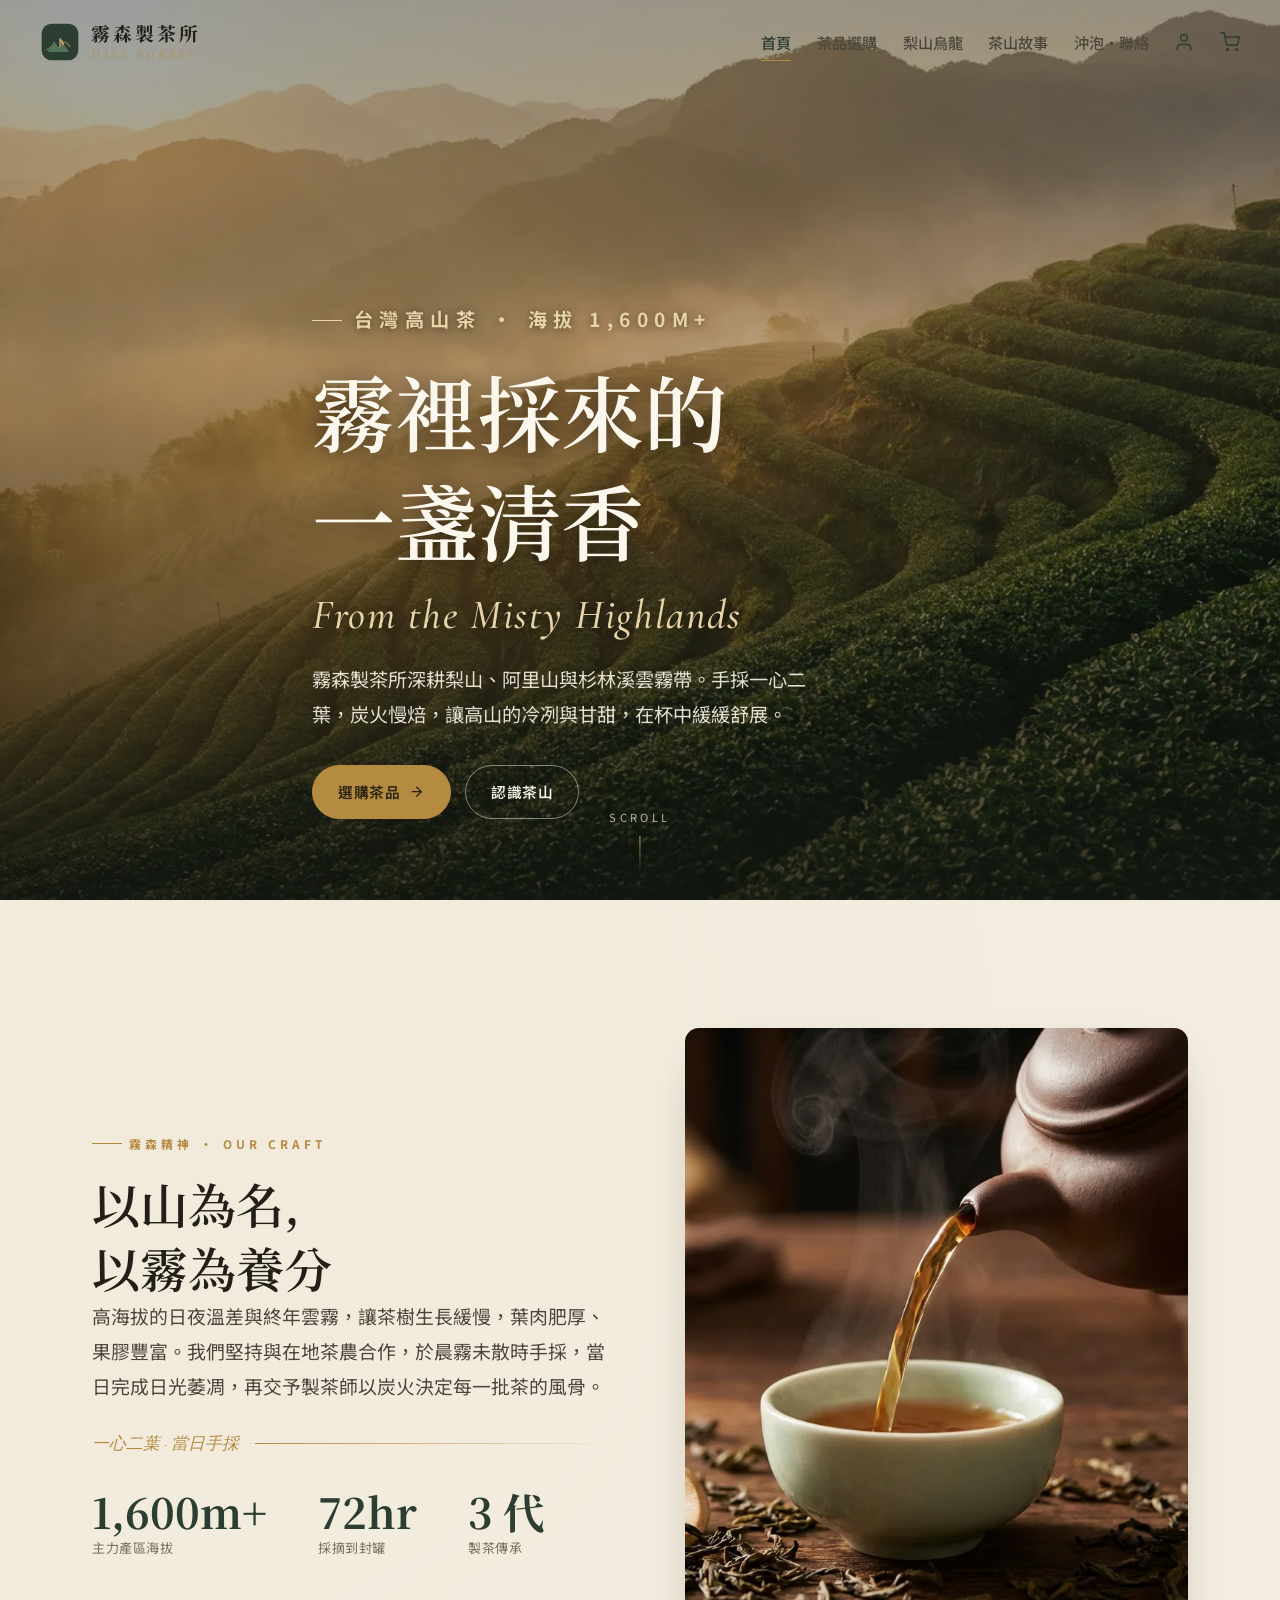
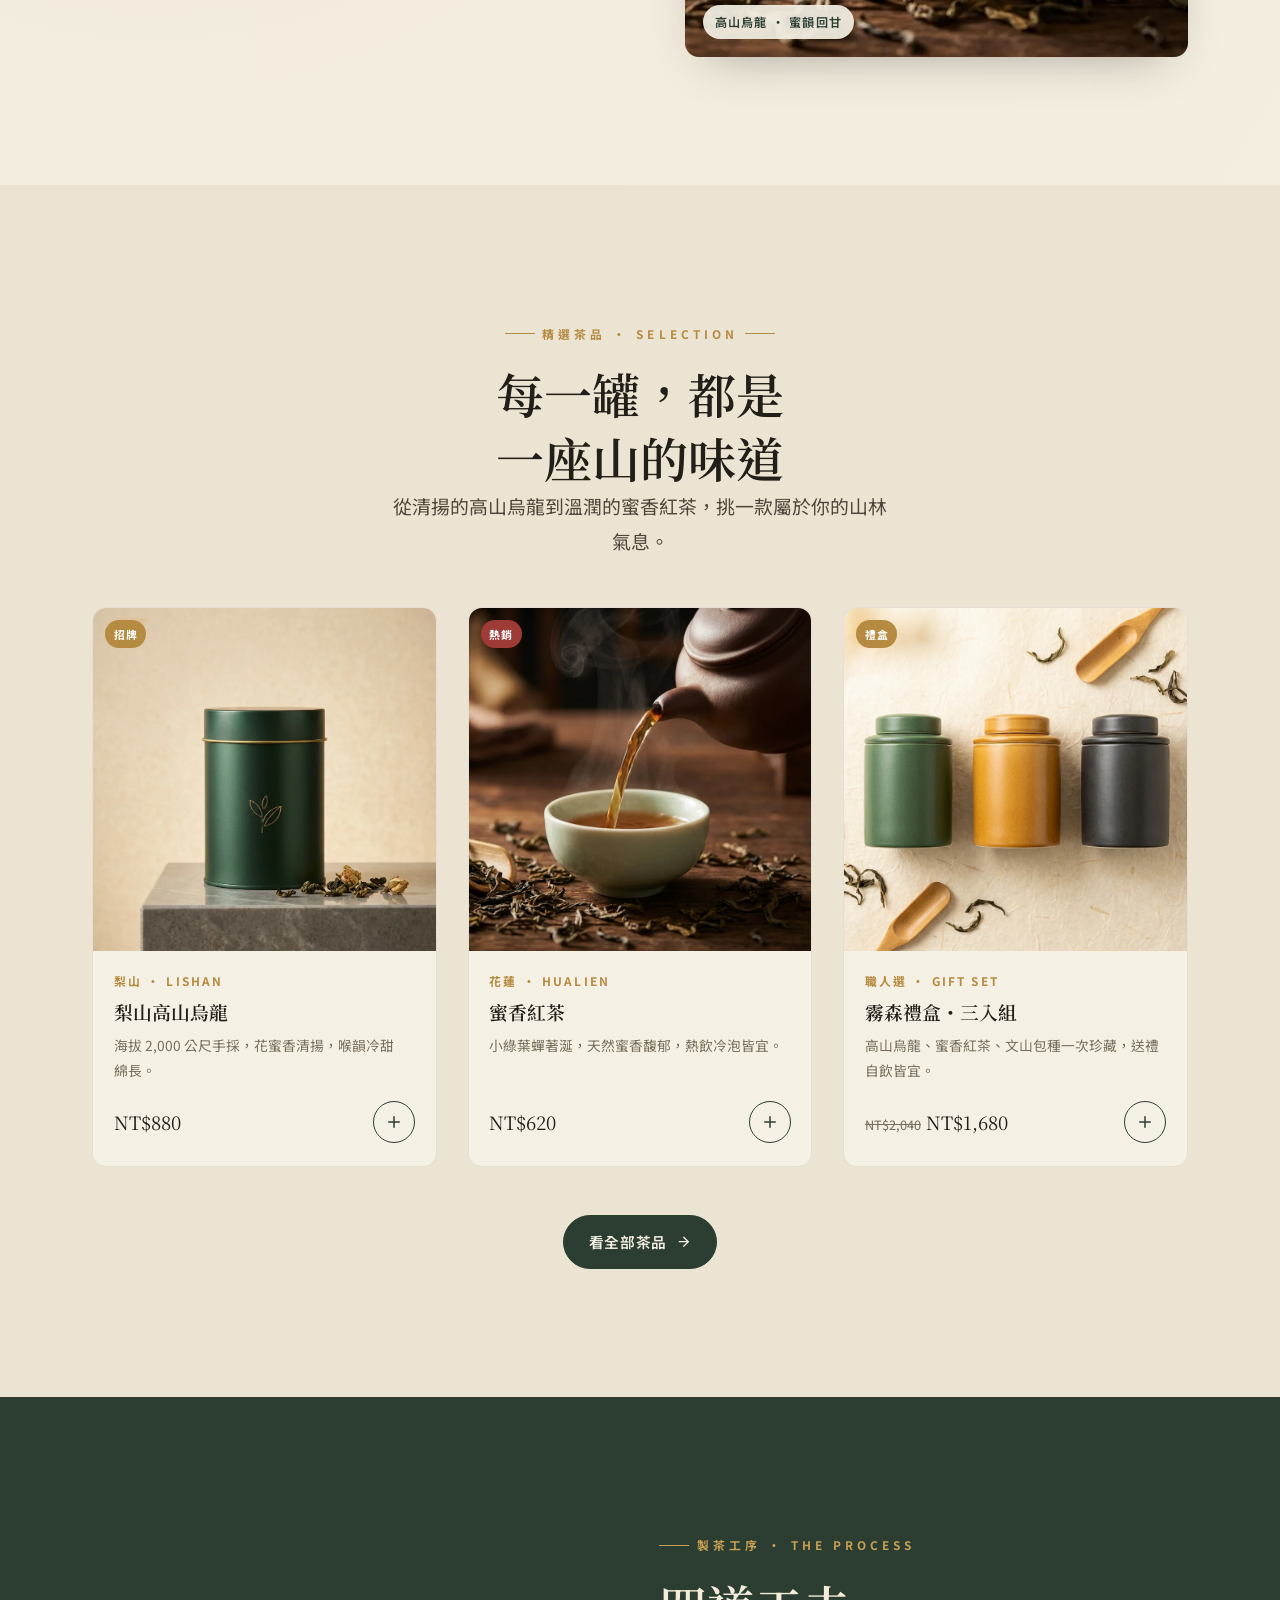
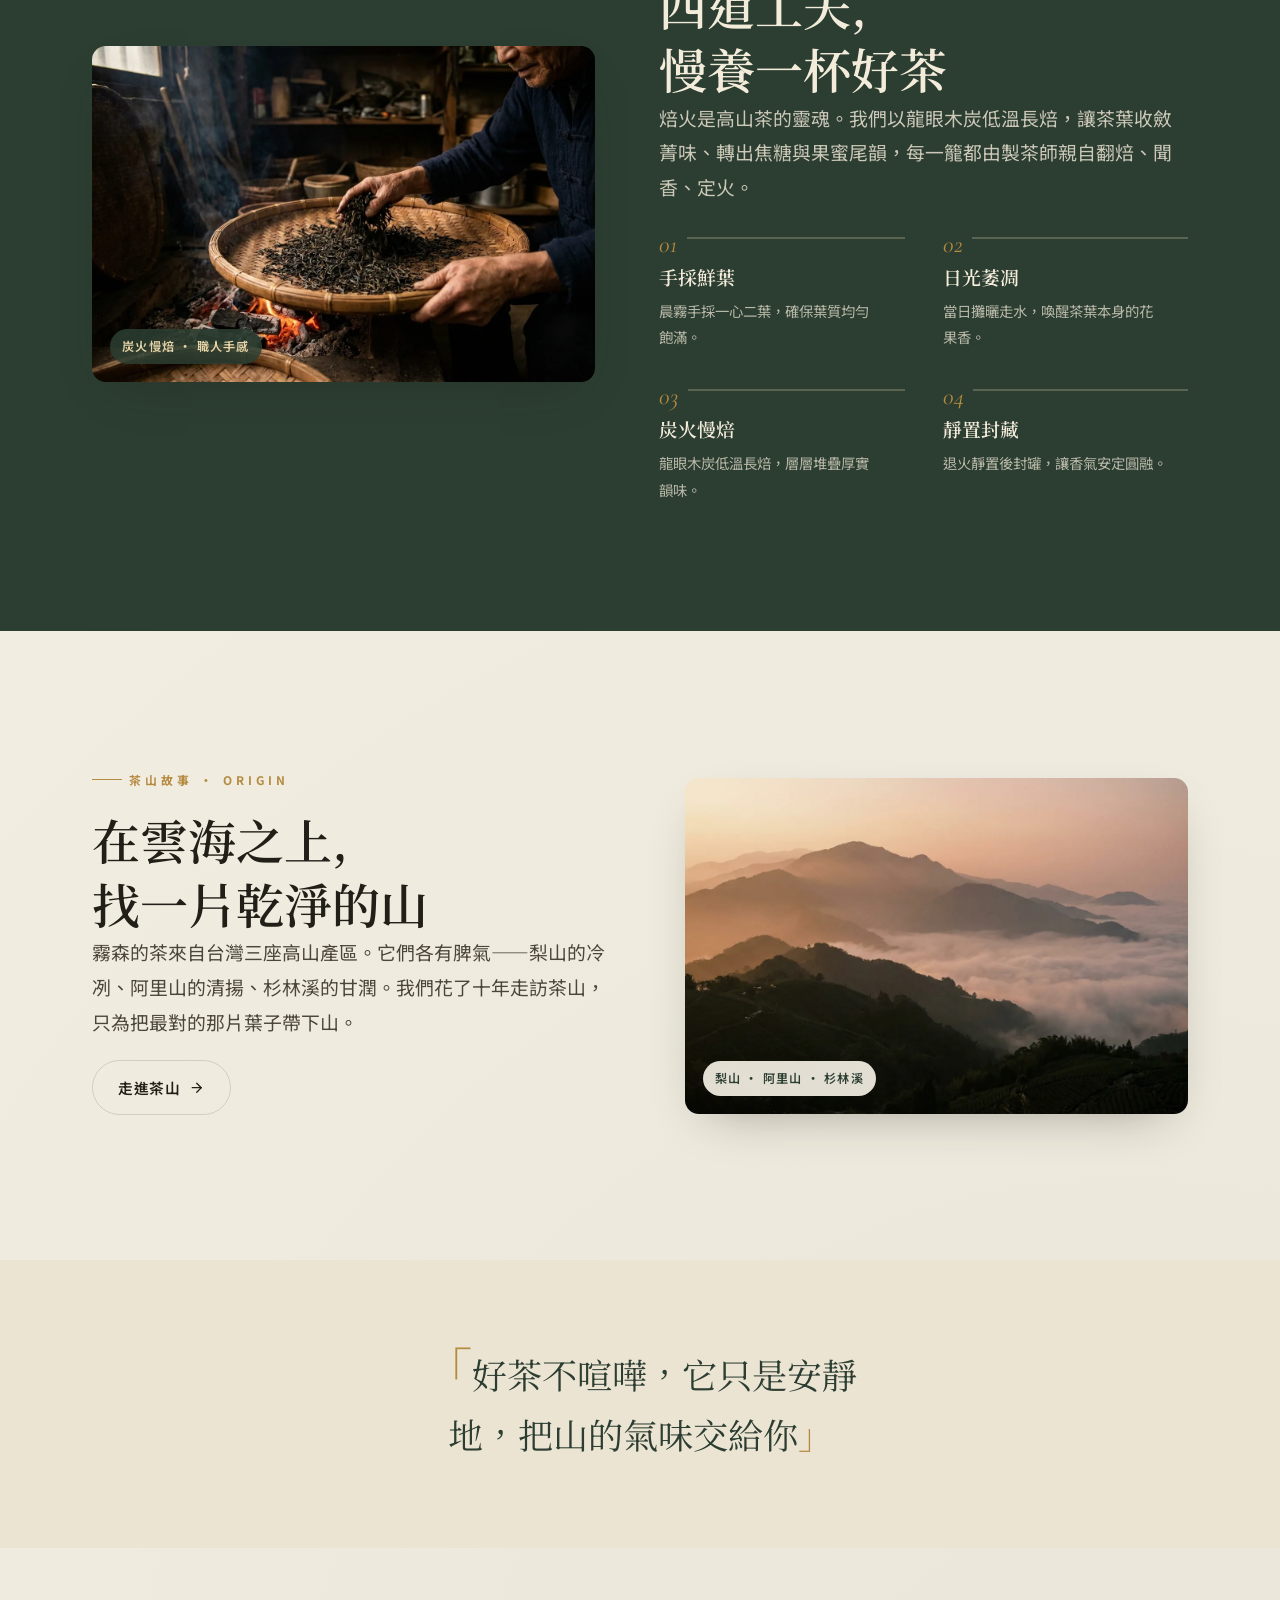
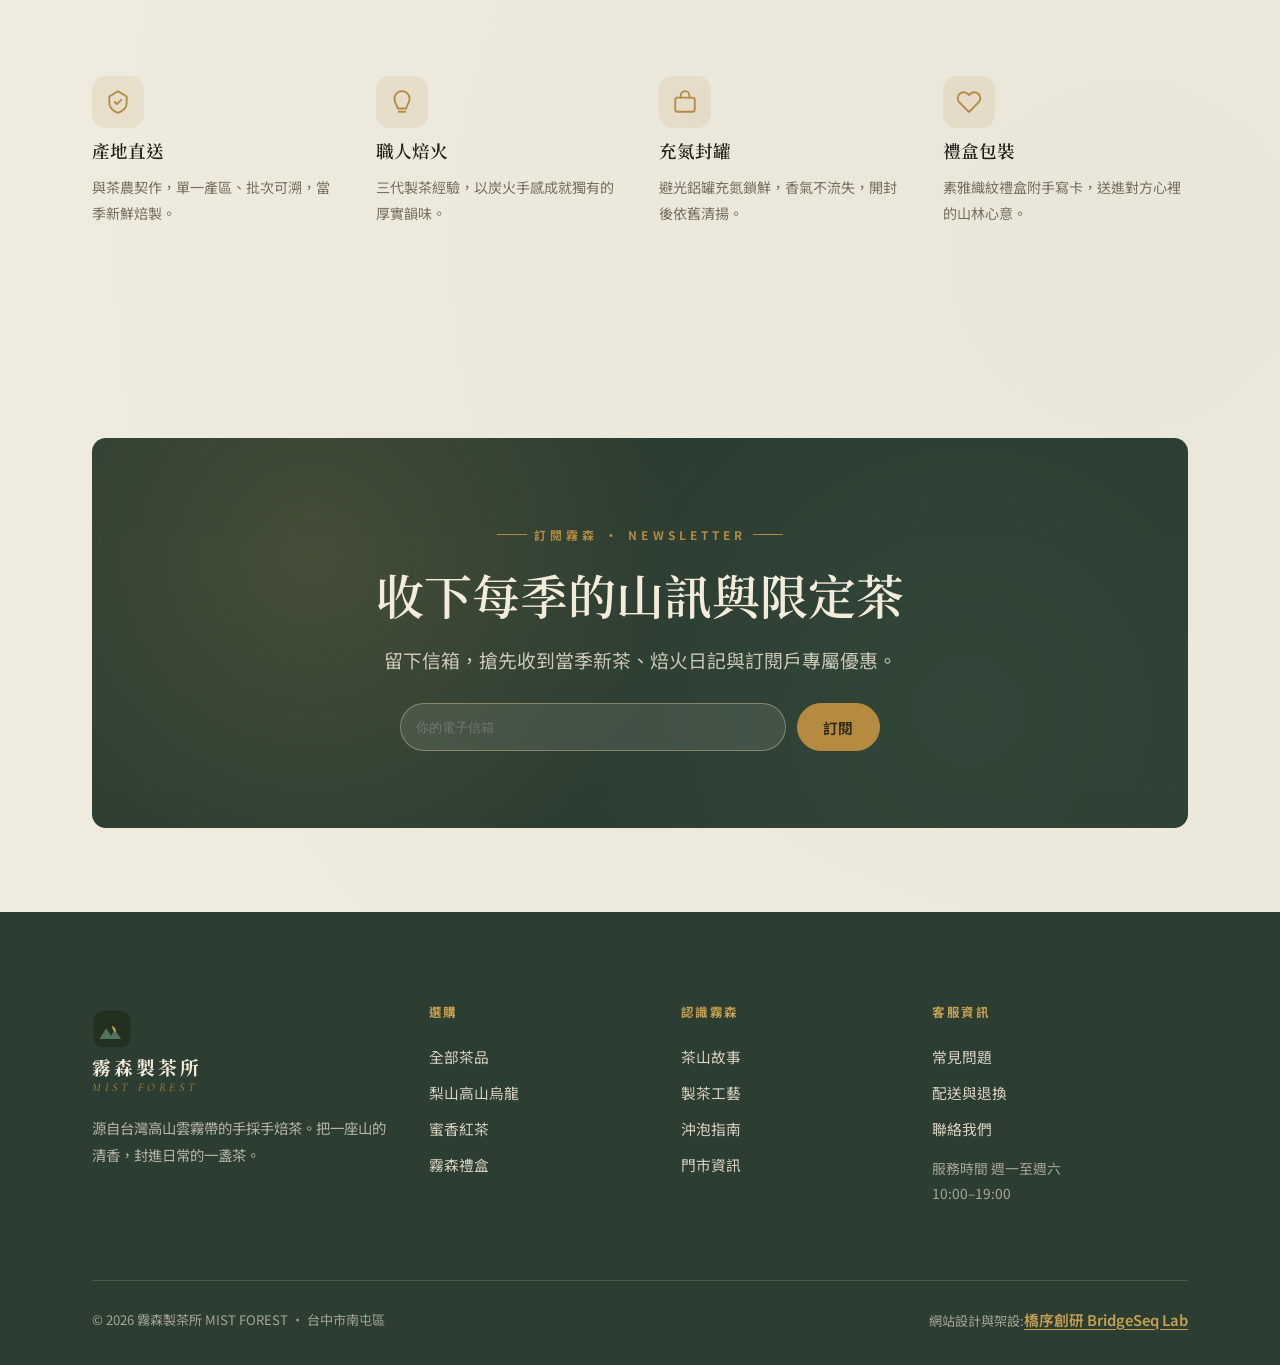
<file: index.html>
<!DOCTYPE html>
<html lang="zh-Hant" class="no-js">
<head>
<meta charset="UTF-8">
<meta name="viewport" content="width=device-width, initial-scale=1">
<title>霧森製茶所｜台灣高山茶・梨山手焙烏龍與蜜香紅茶</title>
<meta name="description" content="霧森製茶所是源自台灣中央山脈的高山茶品牌，專注梨山、阿里山、杉林溪產區的手採鮮葉與炭火慢焙工藝。嚴選海拔 1,600 公尺以上高山烏龍、蜜香紅茶與文山包種，將雲霧裡的清香送進日常茶席。">
<meta name="keywords" content="高山茶，梨山烏龍，台灣茶，手焙茶，蜜香紅茶，文山包種，阿里山金萱，杉林溪烏龍，茶葉禮盒，霧森製茶所">
<link rel="canonical" href="https://izzo24.github.io/wusen-tea/">
<meta name="theme-color" content="#2C3E32">
<meta property="og:type" content="website">
<meta property="og:locale" content="zh_TW">
<meta property="og:site_name" content="霧森製茶所 MIST FOREST">
<meta property="og:title" content="霧森製茶所｜台灣高山茶・梨山手焙烏龍與蜜香紅茶">
<meta property="og:description" content="源自台灣高山雲霧帶的手採手焙茶。嚴選梨山高山烏龍、蜜香紅茶與文山包種，將山林清香送進每日茶席。">
<meta property="og:url" content="https://izzo24.github.io/wusen-tea/">
<meta property="og:image" content="https://izzo24.github.io/wusen-tea/assets/hero.webp">
<meta name="twitter:card" content="summary_large_image">
<link rel="icon" href="assets/favicon.svg" type="image/svg+xml">
<link rel="preconnect" href="https://fonts.googleapis.com">
<link rel="preconnect" href="https://fonts.gstatic.com" crossorigin>
<link href="https://fonts.googleapis.com/css2?family=Cormorant+Garamond:ital,wght@0,500;0,600;1,500;1,600&family=Noto+Serif+TC:wght@500;600;700&family=Noto+Sans+TC:wght@400;500;700&display=swap" rel="stylesheet">
<link rel="stylesheet" href="assets/style.css?v=2">
<script type="application/ld+json">
{"@context":"https://schema.org","@graph":[
{"@type":"Organization","@id":"https://izzo24.github.io/wusen-tea/#org","name":"霧森製茶所","alternateName":"MIST FOREST","url":"https://izzo24.github.io/wusen-tea/","logo":"https://izzo24.github.io/wusen-tea/assets/favicon.svg","description":"台灣高山茶品牌,專注手採手焙的梨山高山烏龍、蜜香紅茶與文山包種。","areaServed":"TW","sameAs":[]},
{"@type":"WebSite","@id":"https://izzo24.github.io/wusen-tea/#web","url":"https://izzo24.github.io/wusen-tea/","name":"霧森製茶所 MIST FOREST","inLanguage":"zh-Hant","publisher":{"@id":"https://izzo24.github.io/wusen-tea/#org"}},
{"@type":"Store","@id":"https://izzo24.github.io/wusen-tea/#store","name":"霧森製茶所","image":"https://izzo24.github.io/wusen-tea/assets/hero.webp","url":"https://izzo24.github.io/wusen-tea/","priceRange":"NT$320–NT$1,680","telephone":"+886-4-2599-3088","address":{"@type":"PostalAddress","streetAddress":"文心路一段 96 號","addressLocality":"台中市","addressRegion":"南屯區","postalCode":"408","addressCountry":"TW"}},
{"@type":"ItemList","name":"精選高山茶","itemListElement":[
{"@type":"ListItem","position":1,"name":"梨山高山烏龍","url":"https://izzo24.github.io/wusen-tea/product.html"},
{"@type":"ListItem","position":2,"name":"蜜香紅茶","url":"https://izzo24.github.io/wusen-tea/shop.html"},
{"@type":"ListItem","position":3,"name":"霧森禮盒・三入組","url":"https://izzo24.github.io/wusen-tea/shop.html"}]}
]}
</script>
</head>
<body>
<!-- HEADER -->
<header class="site-head">
  <div class="wrap bar">
    <a class="brand" href="index.html" aria-label="霧森製茶所 首頁">
      <svg class="logo" viewBox="0 0 48 48" aria-hidden="true" xmlns="http://www.w3.org/2000/svg">
        <rect x="2" y="2" width="44" height="44" rx="12" fill="#2C3E32"/>
        <path d="M8 33c4-1 6-5 8-5s3 3 6 3 5-7 8-7 4 5 6 5" fill="none" stroke="#C7A053" stroke-width="1.4" stroke-linecap="round" opacity=".7"/>
        <path d="M9 36l8-13 6 9 4-7 8 11z" fill="#52735C"/>
        <path d="M24 20c3 1 5 4 5 8-3-1-5-4-5-8z" fill="#C7A053"/>
        <path d="M24 20v9" stroke="#E7D4A8" stroke-width="1.1" stroke-linecap="round"/>
      </svg>
      <span class="wm"><b>霧森製茶所</b><span>Mist Forest</span></span>
    </a>
    <nav class="nav" aria-label="主選單">
      <a href="index.html" class="active">首頁</a>
      <a href="shop.html">茶品選購</a>
      <a href="product.html">梨山烏龍</a>
      <a href="story.html">茶山故事</a>
      <a href="contact.html">沖泡・聯絡</a>
      <a href="account.html" class="cart" data-account-link aria-label="會員"><svg viewBox="0 0 24 24" fill="none" stroke="currentColor" stroke-width="1.8" stroke-linecap="round" stroke-linejoin="round"><path d="M20 21v-2a4 4 0 0 0-4-4H8a4 4 0 0 0-4 4v2"/><circle cx="12" cy="7" r="4"/></svg></a><a href="cart.html" class="cart" aria-label="購物車"><svg viewBox="0 0 24 24" fill="none" stroke="currentColor" stroke-width="1.8" stroke-linecap="round" stroke-linejoin="round"><circle cx="9" cy="21" r="1"/><circle cx="20" cy="21" r="1"/><path d="M1 1h4l2.7 13.4a2 2 0 0 0 2 1.6h9.7a2 2 0 0 0 2-1.6L23 6H6"/></svg><span class="cart-badge" data-cart-count style="display:none">0</span></a>
    </nav>
    <button class="burger" aria-label="開啟選單" aria-expanded="false" aria-controls="mnav"><span></span><span></span><span></span></button>
  </div>
</header>
<nav class="mobile-nav" id="mnav" aria-label="行動選單">
  <a href="index.html">首頁<span class="en">Home</span></a>
  <a href="shop.html">茶品選購<span class="en">Shop</span></a>
  <a href="product.html">梨山高山烏龍<span class="en">Signature</span></a>
  <a href="story.html">茶山故事<span class="en">Story</span></a>
  <a href="contact.html">沖泡・聯絡<span class="en">Contact</span></a>
  <a href="cart.html">購物車<span class="en">Cart</span></a>
  <a href="account.html">會員<span class="en">Account</span></a>
</nav>

<main>
<!-- HERO -->
<section class="hero">
  <div class="bg"><img src="assets/hero.webp" alt="台灣高山茶園於清晨雲霧中，層層茶壟順著山勢起伏" fetchpriority="high" width="1600" height="900"></div>
  <div class="wrap inner">
    <p class="eyebrow">台灣高山茶 · 海拔 1,600M+</p>
    <h1>霧裡採來的<br>一盞清香<span class="cormo">From the Misty Highlands</span></h1>
    <p>霧森製茶所深耕梨山、阿里山與杉林溪雲霧帶。手採一心二葉，炭火慢焙，讓高山的冷冽與甘甜，在杯中緩緩舒展。</p>
    <div class="cta">
      <a href="shop.html" class="btn btn-gold">選購茶品
        <svg viewBox="0 0 24 24" fill="none" stroke="currentColor" stroke-width="2" stroke-linecap="round" stroke-linejoin="round"><line x1="5" y1="12" x2="19" y2="12"/><polyline points="12 5 19 12 12 19"/></svg>
      </a>
      <a href="story.html" class="btn btn-ghost" style="color:#F5F0E4;border-color:rgba(245,240,228,.5)">認識茶山</a>
    </div>
  </div>
  <div class="scroll-hint"><span>SCROLL</span><i></i></div>
</section>

<!-- INTRO -->
<section class="sec">
  <div class="wrap split">
    <div data-reveal>
      <p class="eyebrow">霧森精神 · Our Craft</p>
      <h2 class="h-lg">以山為名,<br>以霧為養分</h2>
      <p class="lede">高海拔的日夜溫差與終年雲霧，讓茶樹生長緩慢，葉肉肥厚、果膠豐富。我們堅持與在地茶農合作，於晨霧未散時手採，當日完成日光萎凋，再交予製茶師以炭火決定每一批茶的風骨。</p>
      <div class="deco-line">一心二葉 · 當日手採</div>
      <div class="stats">
        <div class="st"><b>1,600m+</b><span>主力產區海拔</span></div>
        <div class="st"><b>72hr</b><span>採摘到封罐</span></div>
        <div class="st"><b>3 代</b><span>製茶傳承</span></div>
      </div>
    </div>
    <div class="media-frame" data-reveal>
      <img src="assets/pour.webp" alt="金黃高山烏龍茶湯自陶壺注入青瓷杯，蒸氣裊裊">
      <span class="tag">高山烏龍 · 蜜韻回甘</span>
    </div>
  </div>
</section>

<!-- FEATURED PRODUCTS -->
<section class="sec bg-paper2">
  <div class="wrap">
    <div class="center" style="max-width:60ch;margin:0 auto 3rem" data-reveal>
      <p class="eyebrow cen">精選茶品 · Selection</p>
      <h2 class="h-lg">每一罐，都是一座山的味道</h2>
      <p class="lede">從清揚的高山烏龍到溫潤的蜜香紅茶，挑一款屬於你的山林氣息。</p>
    </div>
    <div class="grid-prod">
      <a class="card" href="product.html" data-reveal>
        <div class="ph"><span class="badge gold">招牌</span><img src="assets/oolong.webp" alt="梨山高山烏龍茶罐，墨綠霧面金邊"></div>
        <div class="body">
          <span class="origin">梨山 · Lishan</span>
          <h3>梨山高山烏龍</h3>
          <p class="desc">海拔 2,000 公尺手採，花蜜香清揚，喉韻冷甜綿長。</p>
          <div class="foot"><span class="price">NT$880</span>
            <button class="icon-btn" data-add aria-label="加入購物車"><svg viewBox="0 0 24 24" fill="none" stroke="currentColor" stroke-width="2" stroke-linecap="round" stroke-linejoin="round"><line x1="12" y1="5" x2="12" y2="19"/><line x1="5" y1="12" x2="19" y2="12"/></svg></button>
          </div>
        </div>
      </a>
      <a class="card" href="shop.html" data-reveal>
        <div class="ph"><span class="badge">熱銷</span><img src="assets/pour.webp" alt="蜜香紅茶琥珀色茶湯特寫"></div>
        <div class="body">
          <span class="origin">花蓮 · Hualien</span>
          <h3>蜜香紅茶</h3>
          <p class="desc">小綠葉蟬著涎，天然蜜香馥郁，熱飲冷泡皆宜。</p>
          <div class="foot"><span class="price">NT$620</span>
            <button class="icon-btn" data-add aria-label="加入購物車"><svg viewBox="0 0 24 24" fill="none" stroke="currentColor" stroke-width="2" stroke-linecap="round" stroke-linejoin="round"><line x1="12" y1="5" x2="12" y2="19"/><line x1="5" y1="12" x2="19" y2="12"/></svg></button>
          </div>
        </div>
      </a>
      <a class="card" href="shop.html" data-reveal>
        <div class="ph"><span class="badge gold">禮盒</span><img src="assets/set.webp" alt="霧森三入茶罐禮盒平拍"></div>
        <div class="body">
          <span class="origin">職人選 · Gift Set</span>
          <h3>霧森禮盒・三入組</h3>
          <p class="desc">高山烏龍、蜜香紅茶、文山包種一次珍藏，送禮自飲皆宜。</p>
          <div class="foot"><span class="price"><s>NT$2,040</s>NT$1,680</span>
            <button class="icon-btn" data-add aria-label="加入購物車"><svg viewBox="0 0 24 24" fill="none" stroke="currentColor" stroke-width="2" stroke-linecap="round" stroke-linejoin="round"><line x1="12" y1="5" x2="12" y2="19"/><line x1="5" y1="12" x2="19" y2="12"/></svg></button>
          </div>
        </div>
      </a>
    </div>
    <div class="center" style="margin-top:3rem" data-reveal>
      <a href="shop.html" class="btn btn-primary">看全部茶品
        <svg viewBox="0 0 24 24" fill="none" stroke="currentColor" stroke-width="2" stroke-linecap="round" stroke-linejoin="round"><line x1="5" y1="12" x2="19" y2="12"/><polyline points="12 5 19 12 12 19"/></svg>
      </a>
    </div>
  </div>
</section>

<!-- CRAFT -->
<section class="sec bg-tea">
  <div class="wrap split rev">
    <div class="media-frame wide" data-reveal>
      <img src="assets/roast.webp" alt="製茶師雙手於竹焙籠上以炭火慢焙茶葉，暖橘火光">
      <span class="tag" style="background:rgba(44,62,50,.86);color:#E7D4A8">炭火慢焙 · 職人手感</span>
    </div>
    <div data-reveal>
      <p class="eyebrow">製茶工序 · The Process</p>
      <h2 class="h-lg">四道工夫,<br>慢養一杯好茶</h2>
      <p class="lede">焙火是高山茶的靈魂。我們以龍眼木炭低溫長焙，讓茶葉收斂菁味、轉出焦糖與果蜜尾韻，每一籠都由製茶師親自翻焙、聞香、定火。</p>
      <div class="steps" style="margin-top:2rem">
        <div class="step"><h3>手採鮮葉</h3><p>晨霧手採一心二葉，確保葉質均勻飽滿。</p></div>
        <div class="step"><h3>日光萎凋</h3><p>當日攤曬走水，喚醒茶葉本身的花果香。</p></div>
        <div class="step"><h3>炭火慢焙</h3><p>龍眼木炭低溫長焙，層層堆疊厚實韻味。</p></div>
        <div class="step"><h3>靜置封藏</h3><p>退火靜置後封罐，讓香氣安定圓融。</p></div>
      </div>
    </div>
  </div>
</section>

<!-- ORIGIN TEASER -->
<section class="sec">
  <div class="wrap split">
    <div data-reveal>
      <p class="eyebrow">茶山故事 · Origin</p>
      <h2 class="h-lg">在雲海之上,<br>找一片乾淨的山</h2>
      <p class="lede">霧森的茶來自台灣三座高山產區。它們各有脾氣——梨山的冷冽、阿里山的清揚、杉林溪的甘潤。我們花了十年走訪茶山，只為把最對的那片葉子帶下山。</p>
      <p><a href="story.html" class="btn btn-ghost">走進茶山
        <svg viewBox="0 0 24 24" fill="none" stroke="currentColor" stroke-width="2" stroke-linecap="round" stroke-linejoin="round"><line x1="5" y1="12" x2="19" y2="12"/><polyline points="12 5 19 12 12 19"/></svg></a></p>
    </div>
    <div class="media-frame wide" data-reveal>
      <img src="assets/ridge.webp" alt="黃昏時分層疊的高山稜線與雲海，暖琥珀色天空">
      <span class="tag">梨山 · 阿里山 · 杉林溪</span>
    </div>
  </div>
</section>

<!-- PULL QUOTE -->
<section class="sec-sm bg-paper2">
  <div class="wrap center">
    <p class="pull" data-reveal>好茶不喧嘩，它只是安靜地，把山的氣味交給你</p>
  </div>
</section>

<!-- FEATURES -->
<section class="sec">
  <div class="wrap">
    <div class="feat-grid">
      <div class="feat" data-reveal>
        <div class="ico"><svg viewBox="0 0 24 24" fill="none" stroke="currentColor" stroke-width="1.7" stroke-linecap="round" stroke-linejoin="round"><path d="M12 2L4 7v6c0 5 3.5 7.5 8 9 4.5-1.5 8-4 8-9V7z"/><polyline points="9 12 11 14 15 10"/></svg></div>
        <h3>產地直送</h3><p>與茶農契作，單一產區、批次可溯，當季新鮮焙製。</p>
      </div>
      <div class="feat" data-reveal>
        <div class="ico"><svg viewBox="0 0 24 24" fill="none" stroke="currentColor" stroke-width="1.7" stroke-linecap="round" stroke-linejoin="round"><path d="M12 2a7 7 0 0 1 7 7c0 4-3 6-3 9H8c0-3-3-5-3-9a7 7 0 0 1 7-7z"/><line x1="9" y1="21" x2="15" y2="21"/></svg></div>
        <h3>職人焙火</h3><p>三代製茶經驗，以炭火手感成就獨有的厚實韻味。</p>
      </div>
      <div class="feat" data-reveal>
        <div class="ico"><svg viewBox="0 0 24 24" fill="none" stroke="currentColor" stroke-width="1.7" stroke-linecap="round" stroke-linejoin="round"><rect x="3" y="8" width="18" height="13" rx="2"/><path d="M8 8V6a4 4 0 0 1 8 0v2"/></svg></div>
        <h3>充氮封罐</h3><p>避光鋁罐充氮鎖鮮，香氣不流失，開封後依舊清揚。</p>
      </div>
      <div class="feat" data-reveal>
        <div class="ico"><svg viewBox="0 0 24 24" fill="none" stroke="currentColor" stroke-width="1.7" stroke-linecap="round" stroke-linejoin="round"><path d="M20.84 4.6a5.5 5.5 0 0 0-7.78 0L12 5.67l-1.06-1.07a5.5 5.5 0 1 0-7.78 7.78L12 21.23l8.84-8.85a5.5 5.5 0 0 0 0-7.78z"/></svg></div>
        <h3>禮盒包裝</h3><p>素雅織紋禮盒附手寫卡，送進對方心裡的山林心意。</p>
      </div>
    </div>
  </div>
</section>

<!-- CTA BAND -->
<section class="sec-sm">
  <div class="wrap">
    <div class="cta-band" data-reveal>
      <p class="eyebrow cen">訂閱霧森 · Newsletter</p>
      <h2 class="h-lg" style="color:#F4ECDB">收下每季的山訊與限定茶</h2>
      <p class="lede" style="color:rgba(239,231,213,.82);margin:1rem auto 1.6rem">留下信箱，搶先收到當季新茶、焙火日記與訂閱戶專屬優惠。</p>
      <form data-contact style="display:flex;gap:.7rem;max-width:480px;margin:0 auto;flex-wrap:wrap;justify-content:center">
        <input type="email" required placeholder="你的電子信箱" aria-label="電子信箱" style="flex:1;min-width:220px;padding:.85em 1.1em;border-radius:999px;border:1.5px solid rgba(231,212,168,.4);background:rgba(245,240,228,.1);color:#F4ECDB">
        <button class="btn btn-gold" type="submit">訂閱</button>
      </form>
    </div>
  </div>
</section>
</main>

<!-- FOOTER -->
<footer class="site-foot">
  <div class="wrap">
    <div class="foot-top">
      <div class="foot-about">
        <a class="brand" href="index.html" style="margin-bottom:.4rem">
          <svg class="logo" viewBox="0 0 48 48" aria-hidden="true" xmlns="http://www.w3.org/2000/svg"><rect x="2" y="2" width="44" height="44" rx="12" fill="#22301f"/><path d="M9 36l8-13 6 9 4-7 8 11z" fill="#52735C"/><path d="M24 20c3 1 5 4 5 8-3-1-5-4-5-8z" fill="#C7A053"/></svg>
          <span class="wm"><b style="color:#F4ECDB">霧森製茶所</b><span>Mist Forest</span></span>
        </a>
        <p>源自台灣高山雲霧帶的手採手焙茶。把一座山的清香，封進日常的一盞茶。</p>
      </div>
      <div><h4>選購</h4>
        <a href="shop.html">全部茶品</a><a href="product.html">梨山高山烏龍</a><a href="shop.html">蜜香紅茶</a><a href="shop.html">霧森禮盒</a>
      </div>
      <div><h4>認識霧森</h4>
        <a href="story.html">茶山故事</a><a href="story.html#craft">製茶工藝</a><a href="contact.html#brew">沖泡指南</a><a href="contact.html">門市資訊</a>
      </div>
      <div><h4>客服資訊</h4>
        <a href="contact.html#faq">常見問題</a><a href="contact.html">配送與退換</a><a href="contact.html">聯絡我們</a>
        <p style="font-size:.86rem;color:rgba(217,210,194,.7);margin-top:.6rem">服務時間 週一至週六<br>10:00–19:00</p>
      </div>
    </div>
    <div class="foot-bot">
      <span>© <span data-year>2026</span> 霧森製茶所 MIST FOREST · 台中市南屯區</span>
      <span class="credit">網站設計與架設:<a href="https://bridgeseqlab.com" target="_blank" rel="noopener">橋序創研 BridgeSeq Lab</a></span>
    </div>
  </div>
</footer>

<button class="to-top" aria-label="回到頂端"><svg viewBox="0 0 24 24" fill="none" stroke="currentColor" stroke-width="2.2" stroke-linecap="round" stroke-linejoin="round"><line x1="12" y1="19" x2="12" y2="5"/><polyline points="5 12 12 5 19 12"/></svg></button>
<script src="assets/main.js?v=2"></script>
</body>
</html>
</file>
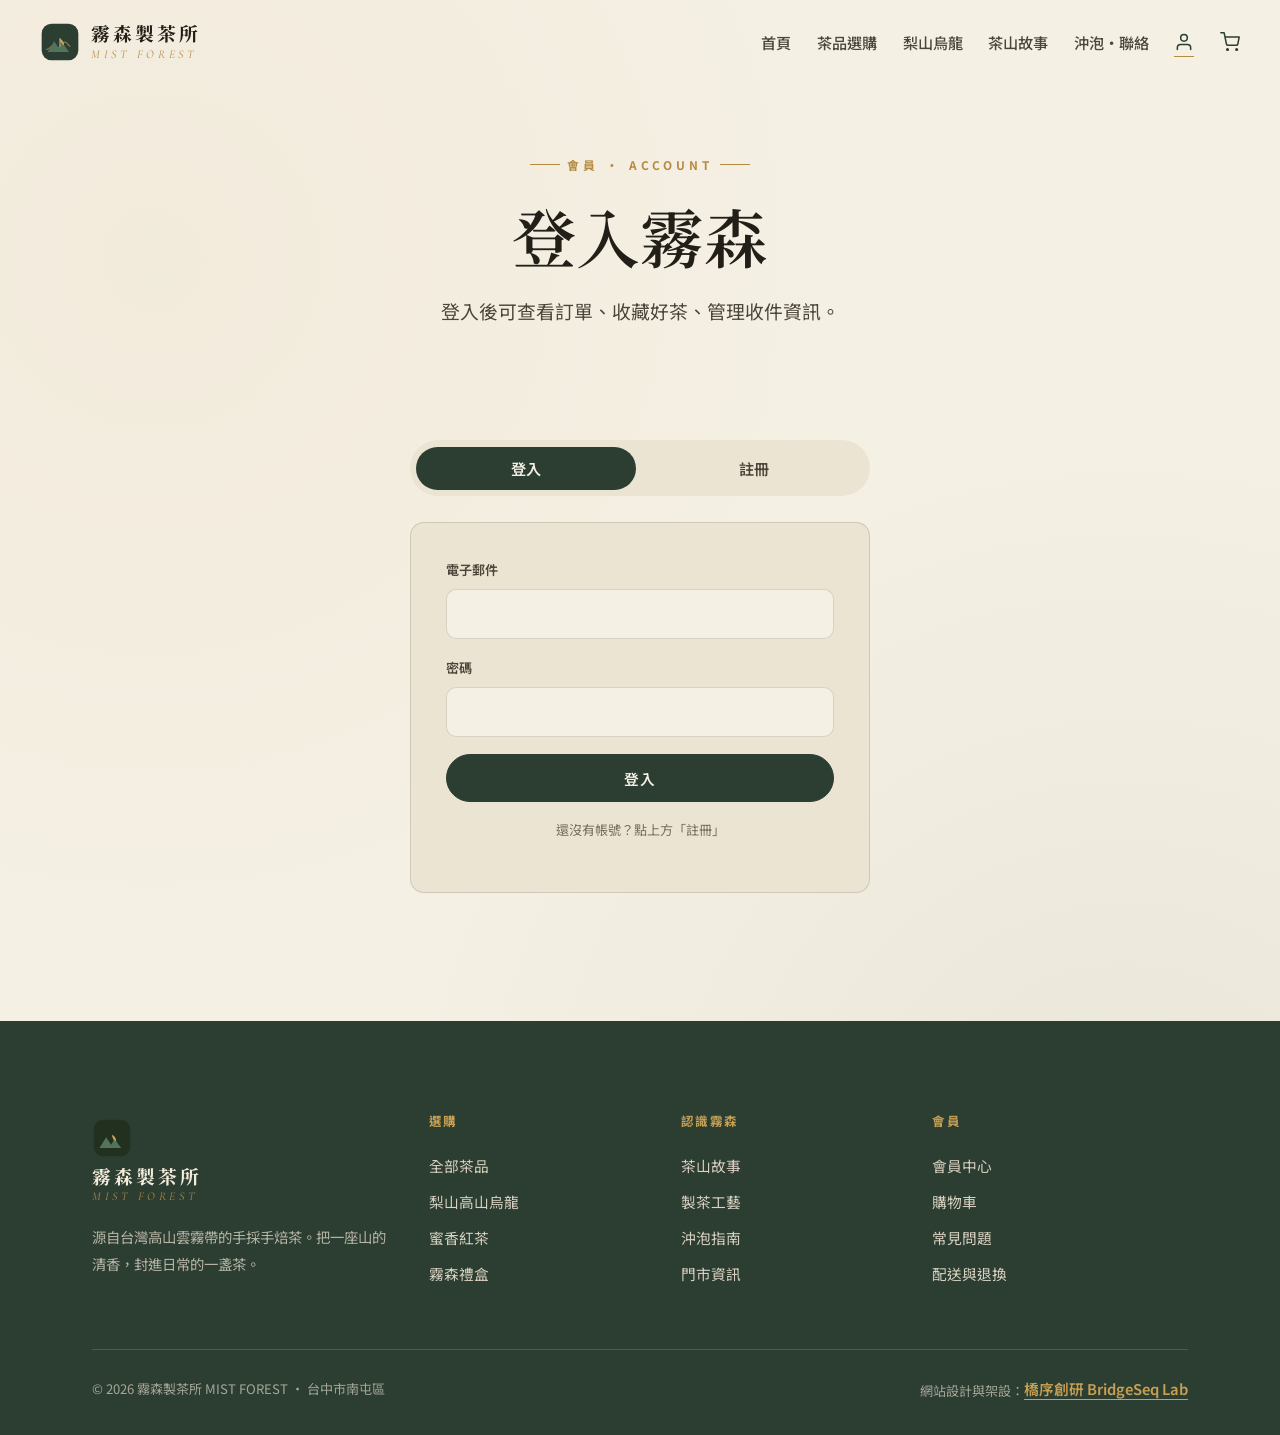
<file: account.html>
<!DOCTYPE html>
<html lang="zh-Hant" class="no-js">
<head>
<meta charset="UTF-8">
<meta name="viewport" content="width=device-width, initial-scale=1">
<title>會員中心｜霧森製茶所</title>
<meta name="description" content="霧森製茶所會員中心：查看訂單紀錄、收藏茶品與帳戶資訊。">
<meta name="robots" content="noindex">
<link rel="canonical" href="https://izzo24.github.io/wusen-tea/account.html">
<meta name="theme-color" content="#2C3E32">
<link rel="icon" href="assets/favicon.svg" type="image/svg+xml">
<link rel="preconnect" href="https://fonts.googleapis.com">
<link rel="preconnect" href="https://fonts.gstatic.com" crossorigin>
<link href="https://fonts.googleapis.com/css2?family=Cormorant+Garamond:ital,wght@0,500;0,600;1,500;1,600&family=Noto+Serif+TC:wght@500;600;700&family=Noto+Sans+TC:wght@400;500;700&display=swap" rel="stylesheet">
<link rel="stylesheet" href="assets/style.css?v=2">
</head>
<body>
<header class="site-head">
  <div class="wrap bar">
    <a class="brand" href="index.html" aria-label="霧森製茶所 首頁">
      <svg class="logo" viewBox="0 0 48 48" aria-hidden="true" xmlns="http://www.w3.org/2000/svg"><rect x="2" y="2" width="44" height="44" rx="12" fill="#2C3E32"/><path d="M8 33c4-1 6-5 8-5s3 3 6 3 5-7 8-7 4 5 6 5" fill="none" stroke="#C7A053" stroke-width="1.4" stroke-linecap="round" opacity=".7"/><path d="M9 36l8-13 6 9 4-7 8 11z" fill="#52735C"/><path d="M24 20c3 1 5 4 5 8-3-1-5-4-5-8z" fill="#C7A053"/><path d="M24 20v9" stroke="#E7D4A8" stroke-width="1.1" stroke-linecap="round"/></svg>
      <span class="wm"><b>霧森製茶所</b><span>Mist Forest</span></span>
    </a>
    <nav class="nav" aria-label="主選單">
      <a href="index.html">首頁</a>
      <a href="shop.html">茶品選購</a>
      <a href="product.html">梨山烏龍</a>
      <a href="story.html">茶山故事</a>
      <a href="contact.html">沖泡・聯絡</a>
      <a href="account.html" class="cart active" data-account-link aria-label="會員"><svg viewBox="0 0 24 24" fill="none" stroke="currentColor" stroke-width="1.8" stroke-linecap="round" stroke-linejoin="round"><path d="M20 21v-2a4 4 0 0 0-4-4H8a4 4 0 0 0-4 4v2"/><circle cx="12" cy="7" r="4"/></svg></a>
      <a href="cart.html" class="cart" aria-label="購物車"><svg viewBox="0 0 24 24" fill="none" stroke="currentColor" stroke-width="1.8" stroke-linecap="round" stroke-linejoin="round"><circle cx="9" cy="21" r="1"/><circle cx="20" cy="21" r="1"/><path d="M1 1h4l2.7 13.4a2 2 0 0 0 2 1.6h9.7a2 2 0 0 0 2-1.6L23 6H6"/></svg><span class="cart-badge" data-cart-count style="display:none">0</span></a>
    </nav>
    <button class="burger" aria-label="開啟選單" aria-expanded="false" aria-controls="mnav"><span></span><span></span><span></span></button>
  </div>
</header>
<nav class="mobile-nav" id="mnav" aria-label="行動選單">
  <a href="index.html">首頁<span class="en">Home</span></a>
  <a href="shop.html">茶品選購<span class="en">Shop</span></a>
  <a href="product.html">梨山高山烏龍<span class="en">Signature</span></a>
  <a href="story.html">茶山故事<span class="en">Story</span></a>
  <a href="contact.html">沖泡・聯絡<span class="en">Contact</span></a>
  <a href="cart.html">購物車<span class="en">Cart</span></a>
  <a href="account.html">會員<span class="en">Account</span></a>
</nav>

<main>
<section class="page-hero">
  <div class="wrap">
    <p class="eyebrow">會員中心 · My Account</p>
    <h1 class="h-xl">歡迎回來</h1>
  </div>
</section>

<section class="sec" style="padding-top:0">
  <div class="wrap" data-account-dash>
    <div class="auth-card" style="max-width:640px">
      <div class="acc-head">
        <div class="acc-avatar">霧</div>
        <div>
          <p style="font-family:var(--serif);font-size:1.3rem;font-weight:600" data-acc-name>會員</p>
          <p style="font-size:.88rem;color:var(--ink-mute)" data-acc-email>—</p>
        </div>
      </div>
      <div class="acc-grid">
        <div class="acc-tile"><div class="k">訂單紀錄</div><div class="v">尚無訂單</div></div>
        <div class="acc-tile"><div class="k">收藏茶品</div><div class="v">0 款</div></div>
        <div class="acc-tile"><div class="k">會員等級</div><div class="v">霧森茶友</div></div>
        <div class="acc-tile"><div class="k">紅利點數</div><div class="v">0 點</div></div>
      </div>
      <div class="cta" style="margin-top:1.8rem">
        <a class="btn btn-primary" href="shop.html">去選購茶品</a>
        <button class="btn btn-ghost" data-logout type="button">登出</button>
      </div>
      <p style="font-size:.78rem;color:var(--ink-mute);margin-top:1.2rem">這是展示用範例會員中心，資料僅存於本機瀏覽器。</p>
    </div>
  </div>
</section>
</main>

<footer class="site-foot">
  <div class="wrap">
    <div class="foot-top">
      <div class="foot-about">
        <a class="brand" href="index.html" style="margin-bottom:.4rem"><svg class="logo" viewBox="0 0 48 48" aria-hidden="true" xmlns="http://www.w3.org/2000/svg"><rect x="2" y="2" width="44" height="44" rx="12" fill="#22301f"/><path d="M9 36l8-13 6 9 4-7 8 11z" fill="#52735C"/><path d="M24 20c3 1 5 4 5 8-3-1-5-4-5-8z" fill="#C7A053"/></svg><span class="wm"><b style="color:#F4ECDB">霧森製茶所</b><span>Mist Forest</span></span></a>
        <p>源自台灣高山雲霧帶的手採手焙茶。把一座山的清香，封進日常的一盞茶。</p>
      </div>
      <div><h4>選購</h4><a href="shop.html">全部茶品</a><a href="product.html">梨山高山烏龍</a><a href="shop.html">蜜香紅茶</a><a href="shop.html">霧森禮盒</a></div>
      <div><h4>認識霧森</h4><a href="story.html">茶山故事</a><a href="story.html#craft">製茶工藝</a><a href="contact.html#brew">沖泡指南</a><a href="contact.html">門市資訊</a></div>
      <div><h4>會員</h4><a href="account.html">會員中心</a><a href="cart.html">購物車</a><a href="contact.html#faq">常見問題</a><a href="contact.html">配送與退換</a></div>
    </div>
    <div class="foot-bot">
      <span>© <span data-year>2026</span> 霧森製茶所 MIST FOREST · 台中市南屯區</span>
      <span class="credit">網站設計與架設：<a href="https://bridgeseqlab.com" target="_blank" rel="noopener">橋序創研 BridgeSeq Lab</a></span>
    </div>
  </div>
</footer>
<button class="to-top" aria-label="回到頂端"><svg viewBox="0 0 24 24" fill="none" stroke="currentColor" stroke-width="2.2" stroke-linecap="round" stroke-linejoin="round"><line x1="12" y1="19" x2="12" y2="5"/><polyline points="5 12 12 5 19 12"/></svg></button>
<script src="assets/main.js?v=2"></script>
</body>
</html>
</file>
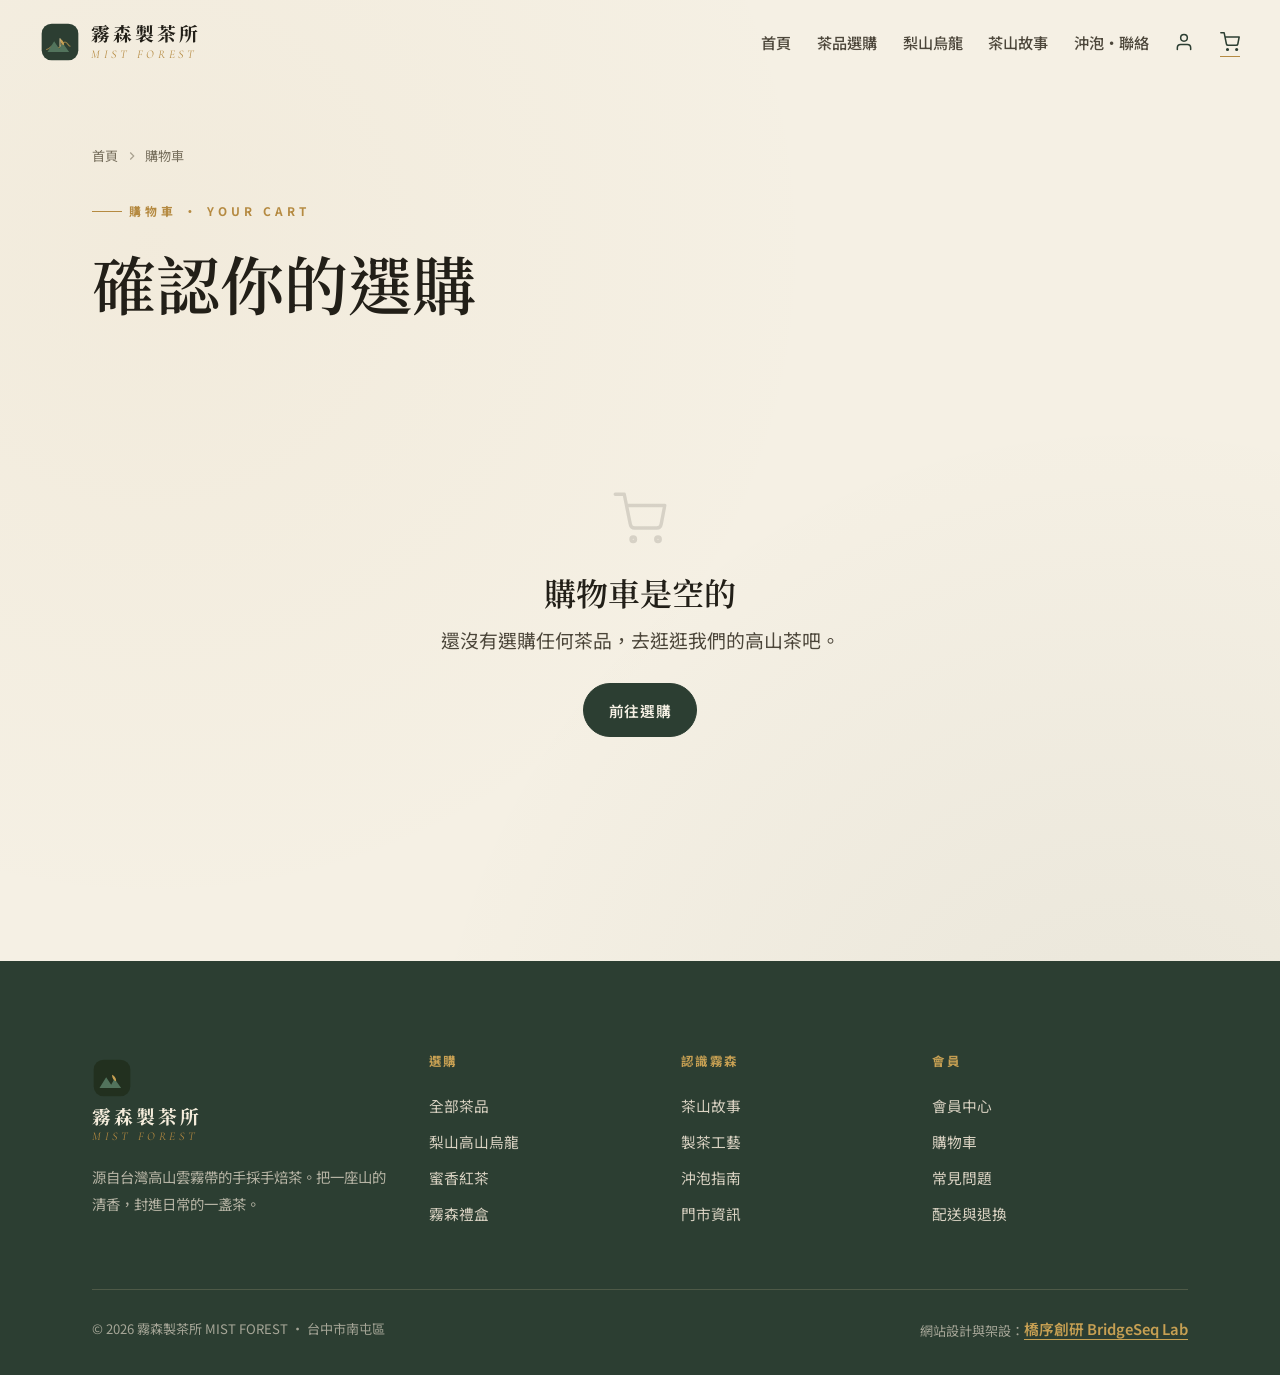
<file: cart.html>
<!DOCTYPE html>
<html lang="zh-Hant" class="no-js">
<head>
<meta charset="UTF-8">
<meta name="viewport" content="width=device-width, initial-scale=1">
<title>購物車｜霧森製茶所</title>
<meta name="description" content="霧森製茶所購物車：檢視已選購的高山茶品、調整數量、確認小計與運費，前往結帳。滿額免運。">
<meta name="robots" content="noindex">
<link rel="canonical" href="https://izzo24.github.io/wusen-tea/cart.html">
<meta name="theme-color" content="#2C3E32">
<link rel="icon" href="assets/favicon.svg" type="image/svg+xml">
<link rel="preconnect" href="https://fonts.googleapis.com">
<link rel="preconnect" href="https://fonts.gstatic.com" crossorigin>
<link href="https://fonts.googleapis.com/css2?family=Cormorant+Garamond:ital,wght@0,500;0,600;1,500;1,600&family=Noto+Serif+TC:wght@500;600;700&family=Noto+Sans+TC:wght@400;500;700&display=swap" rel="stylesheet">
<link rel="stylesheet" href="assets/style.css?v=2">
</head>
<body>
<header class="site-head">
  <div class="wrap bar">
    <a class="brand" href="index.html" aria-label="霧森製茶所 首頁">
      <svg class="logo" viewBox="0 0 48 48" aria-hidden="true" xmlns="http://www.w3.org/2000/svg"><rect x="2" y="2" width="44" height="44" rx="12" fill="#2C3E32"/><path d="M8 33c4-1 6-5 8-5s3 3 6 3 5-7 8-7 4 5 6 5" fill="none" stroke="#C7A053" stroke-width="1.4" stroke-linecap="round" opacity=".7"/><path d="M9 36l8-13 6 9 4-7 8 11z" fill="#52735C"/><path d="M24 20c3 1 5 4 5 8-3-1-5-4-5-8z" fill="#C7A053"/><path d="M24 20v9" stroke="#E7D4A8" stroke-width="1.1" stroke-linecap="round"/></svg>
      <span class="wm"><b>霧森製茶所</b><span>Mist Forest</span></span>
    </a>
    <nav class="nav" aria-label="主選單">
      <a href="index.html">首頁</a>
      <a href="shop.html">茶品選購</a>
      <a href="product.html">梨山烏龍</a>
      <a href="story.html">茶山故事</a>
      <a href="contact.html">沖泡・聯絡</a>
      <a href="account.html" class="cart" data-account-link aria-label="會員"><svg viewBox="0 0 24 24" fill="none" stroke="currentColor" stroke-width="1.8" stroke-linecap="round" stroke-linejoin="round"><path d="M20 21v-2a4 4 0 0 0-4-4H8a4 4 0 0 0-4 4v2"/><circle cx="12" cy="7" r="4"/></svg></a>
      <a href="cart.html" class="cart active" aria-label="購物車"><svg viewBox="0 0 24 24" fill="none" stroke="currentColor" stroke-width="1.8" stroke-linecap="round" stroke-linejoin="round"><circle cx="9" cy="21" r="1"/><circle cx="20" cy="21" r="1"/><path d="M1 1h4l2.7 13.4a2 2 0 0 0 2 1.6h9.7a2 2 0 0 0 2-1.6L23 6H6"/></svg><span class="cart-badge" data-cart-count style="display:none">0</span></a>
    </nav>
    <button class="burger" aria-label="開啟選單" aria-expanded="false" aria-controls="mnav"><span></span><span></span><span></span></button>
  </div>
</header>
<nav class="mobile-nav" id="mnav" aria-label="行動選單">
  <a href="index.html">首頁<span class="en">Home</span></a>
  <a href="shop.html">茶品選購<span class="en">Shop</span></a>
  <a href="product.html">梨山高山烏龍<span class="en">Signature</span></a>
  <a href="story.html">茶山故事<span class="en">Story</span></a>
  <a href="contact.html">沖泡・聯絡<span class="en">Contact</span></a>
  <a href="cart.html">購物車<span class="en">Cart</span></a>
  <a href="account.html">會員<span class="en">Account</span></a>
</nav>

<main>
<section class="page-hero">
  <div class="wrap">
    <nav class="crumb" aria-label="麵包屑" style="margin-bottom:1.4rem">
      <a href="index.html">首頁</a>
      <svg viewBox="0 0 24 24" fill="none" stroke="currentColor" stroke-width="2"><polyline points="9 18 15 12 9 6"/></svg>
      <span>購物車</span>
    </nav>
    <p class="eyebrow">購物車 · Your Cart</p>
    <h1 class="h-xl">確認你的選購</h1>
  </div>
</section>

<section class="sec" style="padding-top:0">
  <div class="wrap">
    <!-- 空車狀態 -->
    <div class="cart-empty" data-cart-empty style="display:none">
      <svg viewBox="0 0 24 24" fill="none" stroke="currentColor" stroke-width="1.5" stroke-linecap="round" stroke-linejoin="round"><circle cx="9" cy="21" r="1"/><circle cx="20" cy="21" r="1"/><path d="M1 1h4l2.7 13.4a2 2 0 0 0 2 1.6h9.7a2 2 0 0 0 2-1.6L23 6H6"/></svg>
      <h2 class="h-md">購物車是空的</h2>
      <p class="lede" style="margin:.6rem auto 1.6rem">還沒有選購任何茶品，去逛逛我們的高山茶吧。</p>
      <a class="btn btn-primary" href="shop.html">前往選購</a>
    </div>

    <!-- 有商品 -->
    <div class="cart-wrap" data-cart-body style="display:none">
      <div>
        <div data-cart-list></div>
        <a href="shop.html" class="btn btn-ghost" style="margin-top:1.6rem">← 繼續選購</a>
      </div>
      <aside class="cart-summary">
        <h3>訂單摘要</h3>
        <div class="sum-line"><span>小計</span><span data-sum-sub>NT$0</span></div>
        <div class="sum-line"><span>運費</span><span data-sum-ship>免運</span></div>
        <p class="ship-hint" data-ship-hint></p>
        <div class="sum-line total"><span>合計</span><span data-sum-total>NT$0</span></div>
        <a href="checkout.html" class="btn btn-primary" style="width:100%;justify-content:center;margin-top:1.2rem">前往結帳</a>
        <p style="font-size:.78rem;color:var(--ink-mute);text-align:center;margin-top:.8rem">滿 NT$1,500 免運費</p>
      </aside>
    </div>
  </div>
</section>
</main>

<footer class="site-foot">
  <div class="wrap">
    <div class="foot-top">
      <div class="foot-about">
        <a class="brand" href="index.html" style="margin-bottom:.4rem"><svg class="logo" viewBox="0 0 48 48" aria-hidden="true" xmlns="http://www.w3.org/2000/svg"><rect x="2" y="2" width="44" height="44" rx="12" fill="#22301f"/><path d="M9 36l8-13 6 9 4-7 8 11z" fill="#52735C"/><path d="M24 20c3 1 5 4 5 8-3-1-5-4-5-8z" fill="#C7A053"/></svg><span class="wm"><b style="color:#F4ECDB">霧森製茶所</b><span>Mist Forest</span></span></a>
        <p>源自台灣高山雲霧帶的手採手焙茶。把一座山的清香，封進日常的一盞茶。</p>
      </div>
      <div><h4>選購</h4><a href="shop.html">全部茶品</a><a href="product.html">梨山高山烏龍</a><a href="shop.html">蜜香紅茶</a><a href="shop.html">霧森禮盒</a></div>
      <div><h4>認識霧森</h4><a href="story.html">茶山故事</a><a href="story.html#craft">製茶工藝</a><a href="contact.html#brew">沖泡指南</a><a href="contact.html">門市資訊</a></div>
      <div><h4>會員</h4><a href="account.html">會員中心</a><a href="cart.html">購物車</a><a href="contact.html#faq">常見問題</a><a href="contact.html">配送與退換</a></div>
    </div>
    <div class="foot-bot">
      <span>© <span data-year>2026</span> 霧森製茶所 MIST FOREST · 台中市南屯區</span>
      <span class="credit">網站設計與架設：<a href="https://bridgeseqlab.com" target="_blank" rel="noopener">橋序創研 BridgeSeq Lab</a></span>
    </div>
  </div>
</footer>
<button class="to-top" aria-label="回到頂端"><svg viewBox="0 0 24 24" fill="none" stroke="currentColor" stroke-width="2.2" stroke-linecap="round" stroke-linejoin="round"><line x1="12" y1="19" x2="12" y2="5"/><polyline points="5 12 12 5 19 12"/></svg></button>
<script src="assets/main.js?v=2"></script>
</body>
</html>
</file>
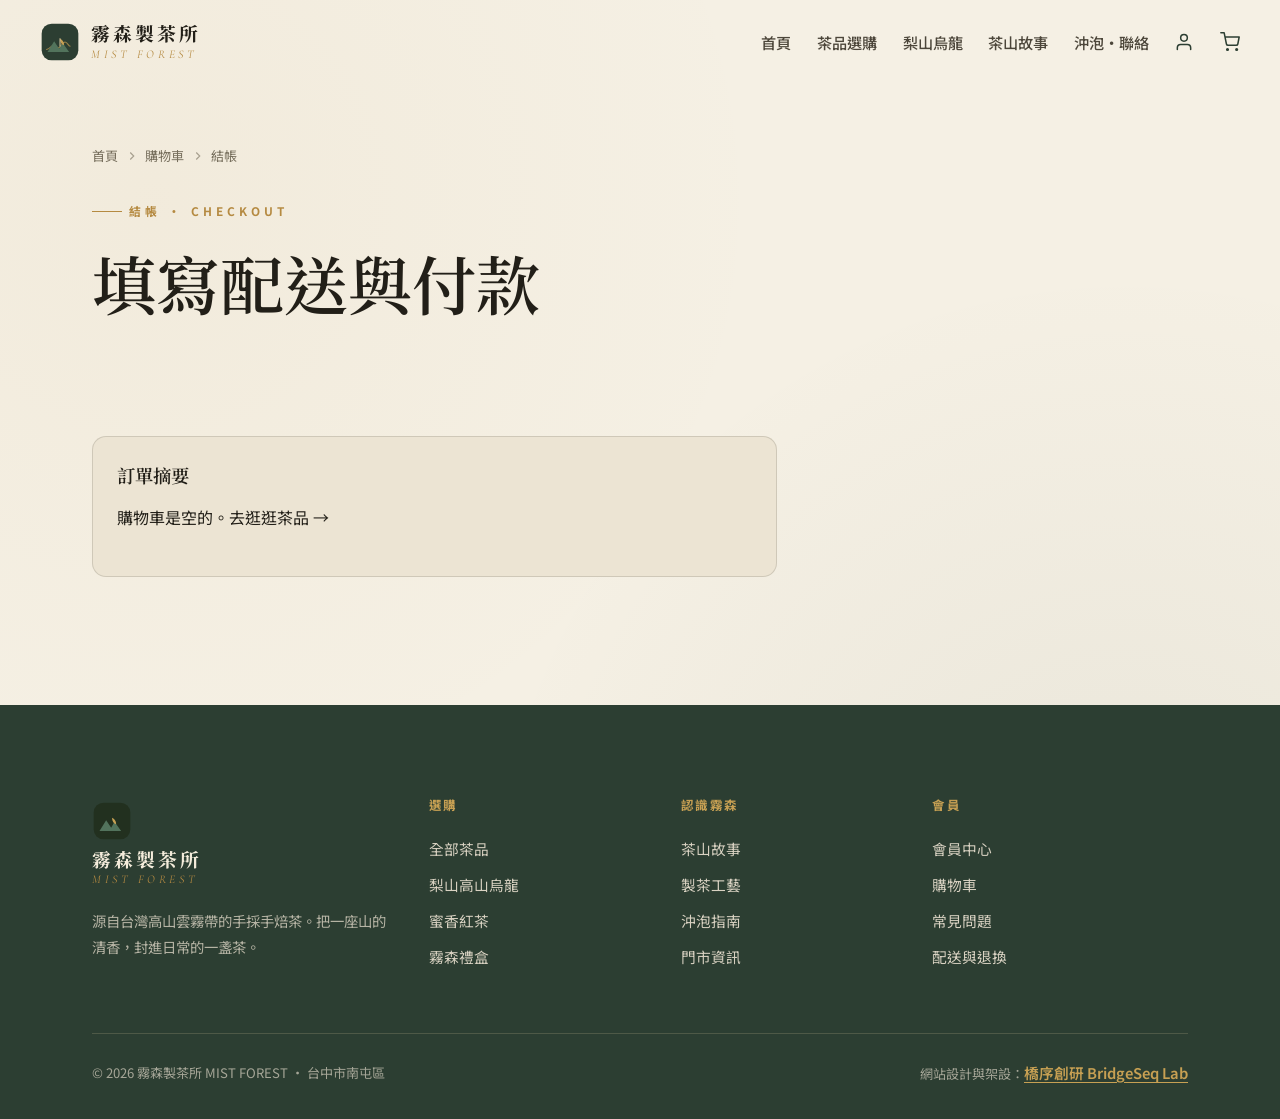
<file: checkout.html>
<!DOCTYPE html>
<html lang="zh-Hant" class="no-js">
<head>
<meta charset="UTF-8">
<meta name="viewport" content="width=device-width, initial-scale=1">
<title>結帳｜霧森製茶所</title>
<meta name="description" content="霧森製茶所結帳：填寫收件與配送資訊，選擇付款方式，完成高山茶品訂購。">
<meta name="robots" content="noindex">
<link rel="canonical" href="https://izzo24.github.io/wusen-tea/checkout.html">
<meta name="theme-color" content="#2C3E32">
<link rel="icon" href="assets/favicon.svg" type="image/svg+xml">
<link rel="preconnect" href="https://fonts.googleapis.com">
<link rel="preconnect" href="https://fonts.gstatic.com" crossorigin>
<link href="https://fonts.googleapis.com/css2?family=Cormorant+Garamond:ital,wght@0,500;0,600;1,500;1,600&family=Noto+Serif+TC:wght@500;600;700&family=Noto+Sans+TC:wght@400;500;700&display=swap" rel="stylesheet">
<link rel="stylesheet" href="assets/style.css?v=2">
</head>
<body>
<header class="site-head">
  <div class="wrap bar">
    <a class="brand" href="index.html" aria-label="霧森製茶所 首頁">
      <svg class="logo" viewBox="0 0 48 48" aria-hidden="true" xmlns="http://www.w3.org/2000/svg"><rect x="2" y="2" width="44" height="44" rx="12" fill="#2C3E32"/><path d="M8 33c4-1 6-5 8-5s3 3 6 3 5-7 8-7 4 5 6 5" fill="none" stroke="#C7A053" stroke-width="1.4" stroke-linecap="round" opacity=".7"/><path d="M9 36l8-13 6 9 4-7 8 11z" fill="#52735C"/><path d="M24 20c3 1 5 4 5 8-3-1-5-4-5-8z" fill="#C7A053"/><path d="M24 20v9" stroke="#E7D4A8" stroke-width="1.1" stroke-linecap="round"/></svg>
      <span class="wm"><b>霧森製茶所</b><span>Mist Forest</span></span>
    </a>
    <nav class="nav" aria-label="主選單">
      <a href="index.html">首頁</a>
      <a href="shop.html">茶品選購</a>
      <a href="product.html">梨山烏龍</a>
      <a href="story.html">茶山故事</a>
      <a href="contact.html">沖泡・聯絡</a>
      <a href="account.html" class="cart" data-account-link aria-label="會員"><svg viewBox="0 0 24 24" fill="none" stroke="currentColor" stroke-width="1.8" stroke-linecap="round" stroke-linejoin="round"><path d="M20 21v-2a4 4 0 0 0-4-4H8a4 4 0 0 0-4 4v2"/><circle cx="12" cy="7" r="4"/></svg></a>
      <a href="cart.html" class="cart" aria-label="購物車"><svg viewBox="0 0 24 24" fill="none" stroke="currentColor" stroke-width="1.8" stroke-linecap="round" stroke-linejoin="round"><circle cx="9" cy="21" r="1"/><circle cx="20" cy="21" r="1"/><path d="M1 1h4l2.7 13.4a2 2 0 0 0 2 1.6h9.7a2 2 0 0 0 2-1.6L23 6H6"/></svg><span class="cart-badge" data-cart-count style="display:none">0</span></a>
    </nav>
    <button class="burger" aria-label="開啟選單" aria-expanded="false" aria-controls="mnav"><span></span><span></span><span></span></button>
  </div>
</header>
<nav class="mobile-nav" id="mnav" aria-label="行動選單">
  <a href="index.html">首頁<span class="en">Home</span></a>
  <a href="shop.html">茶品選購<span class="en">Shop</span></a>
  <a href="product.html">梨山高山烏龍<span class="en">Signature</span></a>
  <a href="story.html">茶山故事<span class="en">Story</span></a>
  <a href="contact.html">沖泡・聯絡<span class="en">Contact</span></a>
  <a href="cart.html">購物車<span class="en">Cart</span></a>
  <a href="account.html">會員<span class="en">Account</span></a>
</nav>

<main>
<section class="page-hero">
  <div class="wrap">
    <nav class="crumb" aria-label="麵包屑" style="margin-bottom:1.4rem">
      <a href="index.html">首頁</a>
      <svg viewBox="0 0 24 24" fill="none" stroke="currentColor" stroke-width="2"><polyline points="9 18 15 12 9 6"/></svg>
      <a href="cart.html">購物車</a>
      <svg viewBox="0 0 24 24" fill="none" stroke="currentColor" stroke-width="2"><polyline points="9 18 15 12 9 6"/></svg>
      <span>結帳</span>
    </nav>
    <p class="eyebrow">結帳 · Checkout</p>
    <h1 class="h-xl">填寫配送與付款</h1>
  </div>
</section>

<section class="sec" style="padding-top:0" data-checkout-wrap>
  <div class="wrap">
    <div class="co-grid">
      <form data-checkout novalidate>
        <h3 class="h-md" style="margin-bottom:1.2rem">收件資訊</h3>
        <div class="field-row">
          <div class="field"><label>收件人姓名</label><input type="text" name="name" required></div>
          <div class="field"><label>聯絡電話</label><input type="tel" name="phone" required></div>
        </div>
        <div class="field"><label>電子郵件</label><input type="email" name="email" required></div>
        <div class="field"><label>配送地址</label><input type="text" name="address" placeholder="縣市 / 區 / 路 / 號 / 樓" required></div>

        <h3 class="h-md" style="margin:2rem 0 1.2rem">配送方式</h3>
        <div class="pay-opts">
          <label class="pay-opt"><input type="radio" name="shipping" value="home" checked> 宅配到府（1–3 個工作天）</label>
          <label class="pay-opt"><input type="radio" name="shipping" value="cvs"> 超商取貨</label>
        </div>

        <h3 class="h-md" style="margin:2rem 0 1.2rem">付款方式</h3>
        <div class="pay-opts">
          <label class="pay-opt"><input type="radio" name="payment" value="card" checked> 信用卡 / 行動支付</label>
          <label class="pay-opt"><input type="radio" name="payment" value="transfer"> ATM 轉帳</label>
          <label class="pay-opt"><input type="radio" name="payment" value="cod"> 貨到付款</label>
        </div>

        <div class="field" style="margin-top:1.4rem"><label>訂單備註（選填）</label><textarea name="note" placeholder="例如：指定到貨時段、發票需求"></textarea></div>

        <button type="submit" class="btn btn-primary" style="width:100%;justify-content:center;margin-top:.5rem">確認下單</button>
        <p style="font-size:.78rem;color:var(--ink-mute);text-align:center;margin-top:.9rem">這是展示用範例結帳，不會實際扣款或寄送。</p>
      </form>

      <aside class="co-card">
        <h3>訂單摘要</h3>
        <div data-checkout-summary></div>
      </aside>
    </div>
  </div>
</section>
</main>

<footer class="site-foot">
  <div class="wrap">
    <div class="foot-top">
      <div class="foot-about">
        <a class="brand" href="index.html" style="margin-bottom:.4rem"><svg class="logo" viewBox="0 0 48 48" aria-hidden="true" xmlns="http://www.w3.org/2000/svg"><rect x="2" y="2" width="44" height="44" rx="12" fill="#22301f"/><path d="M9 36l8-13 6 9 4-7 8 11z" fill="#52735C"/><path d="M24 20c3 1 5 4 5 8-3-1-5-4-5-8z" fill="#C7A053"/></svg><span class="wm"><b style="color:#F4ECDB">霧森製茶所</b><span>Mist Forest</span></span></a>
        <p>源自台灣高山雲霧帶的手採手焙茶。把一座山的清香，封進日常的一盞茶。</p>
      </div>
      <div><h4>選購</h4><a href="shop.html">全部茶品</a><a href="product.html">梨山高山烏龍</a><a href="shop.html">蜜香紅茶</a><a href="shop.html">霧森禮盒</a></div>
      <div><h4>認識霧森</h4><a href="story.html">茶山故事</a><a href="story.html#craft">製茶工藝</a><a href="contact.html#brew">沖泡指南</a><a href="contact.html">門市資訊</a></div>
      <div><h4>會員</h4><a href="account.html">會員中心</a><a href="cart.html">購物車</a><a href="contact.html#faq">常見問題</a><a href="contact.html">配送與退換</a></div>
    </div>
    <div class="foot-bot">
      <span>© <span data-year>2026</span> 霧森製茶所 MIST FOREST · 台中市南屯區</span>
      <span class="credit">網站設計與架設：<a href="https://bridgeseqlab.com" target="_blank" rel="noopener">橋序創研 BridgeSeq Lab</a></span>
    </div>
  </div>
</footer>
<button class="to-top" aria-label="回到頂端"><svg viewBox="0 0 24 24" fill="none" stroke="currentColor" stroke-width="2.2" stroke-linecap="round" stroke-linejoin="round"><line x1="12" y1="19" x2="12" y2="5"/><polyline points="5 12 12 5 19 12"/></svg></button>
<script src="assets/main.js?v=2"></script>
</body>
</html>
</file>
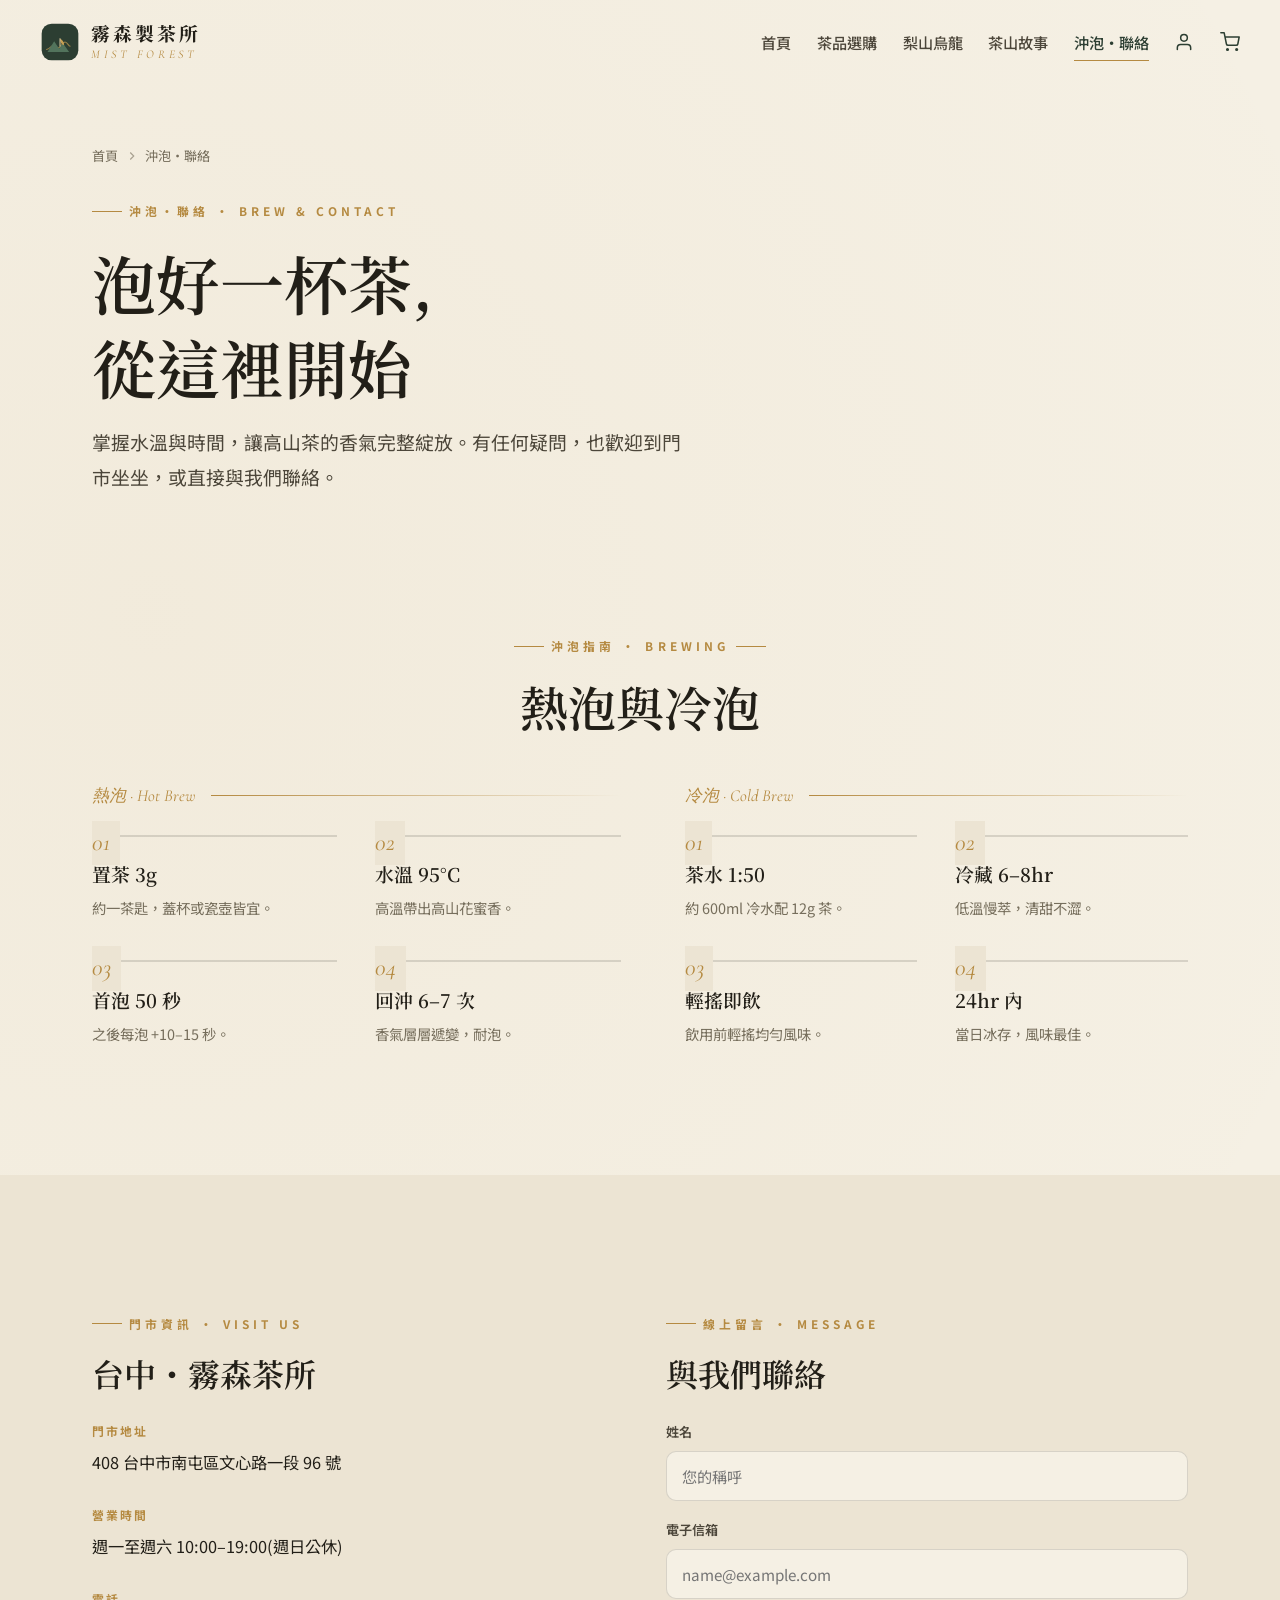
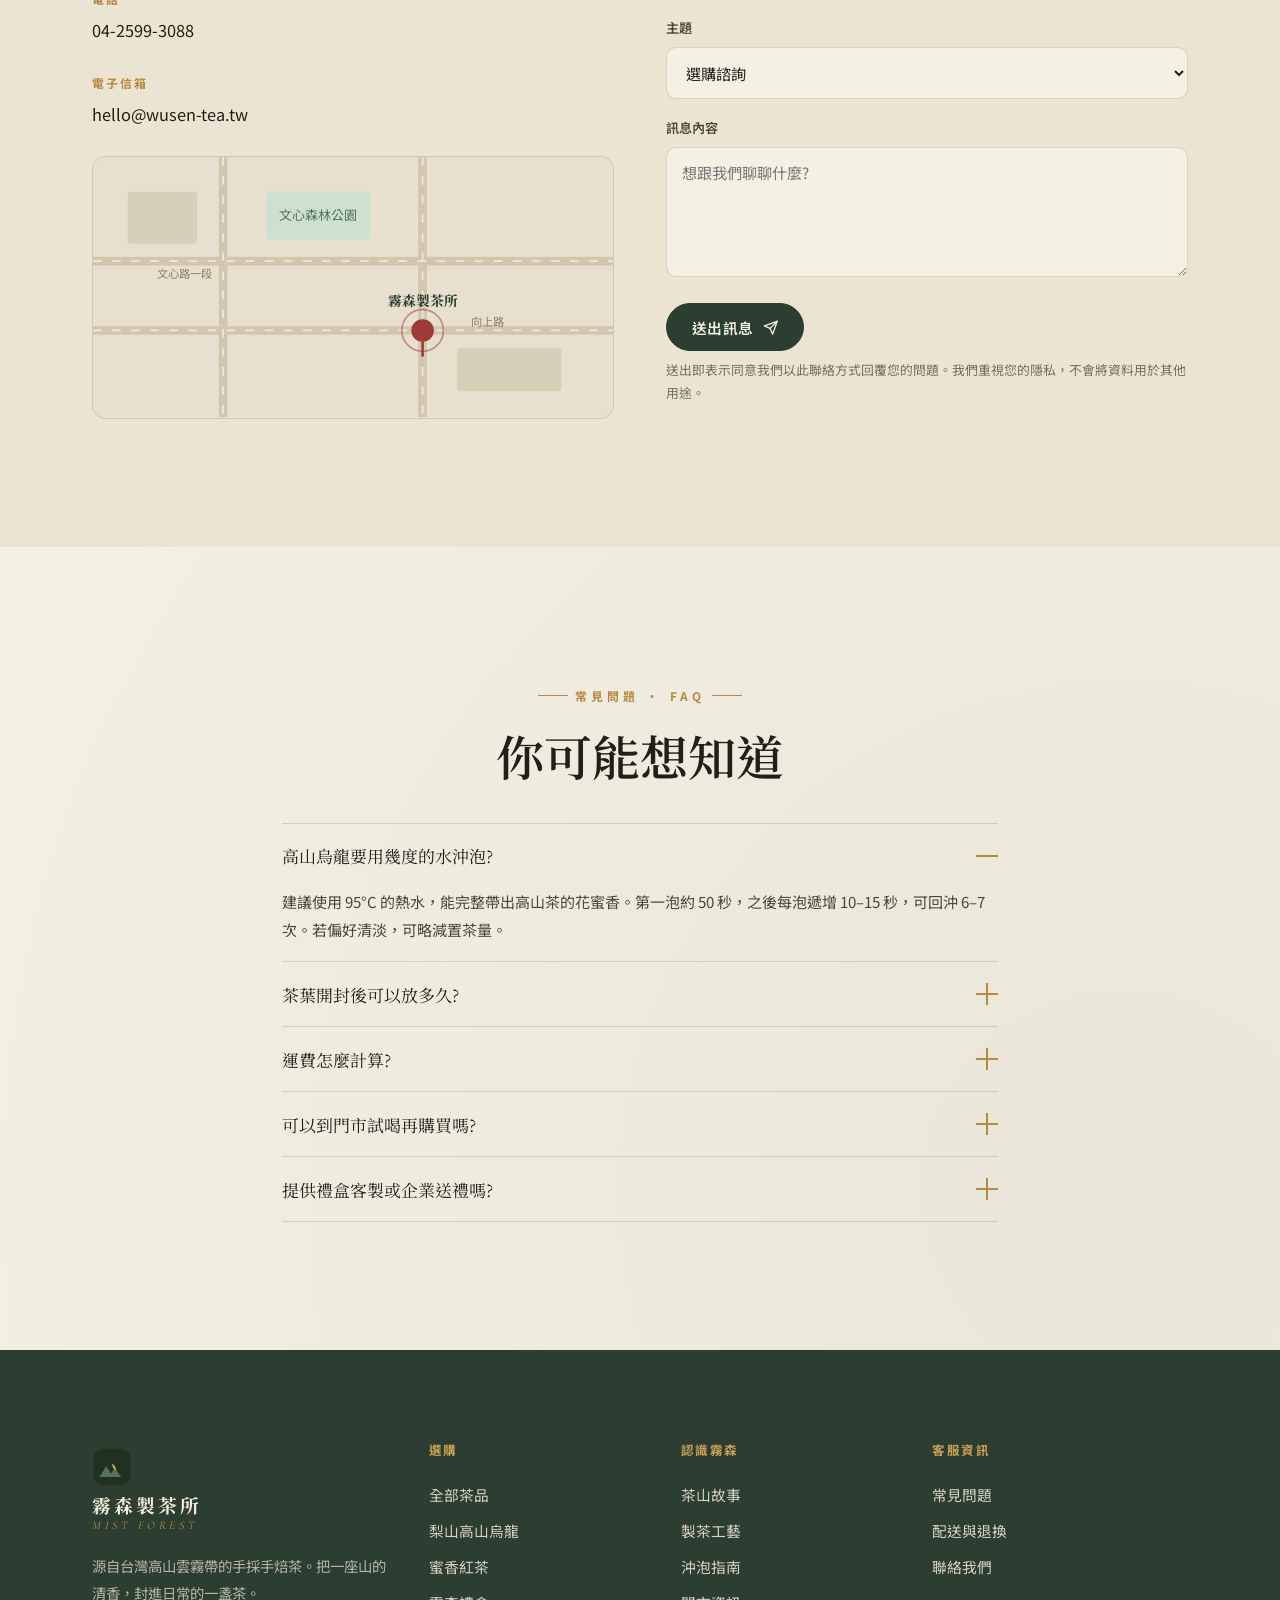
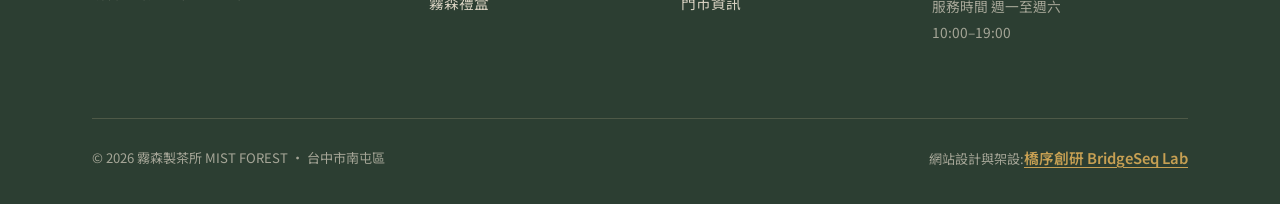
<file: contact.html>
<!DOCTYPE html>
<html lang="zh-Hant" class="no-js">
<head>
<meta charset="UTF-8">
<meta name="viewport" content="width=device-width, initial-scale=1">
<title>沖泡指南・門市聯絡｜霧森製茶所</title>
<meta name="description" content="霧森製茶所沖泡指南與門市聯絡資訊。掌握高山茶熱泡與冷泡的水溫、置茶量與時間，泡出最佳風味。台中南屯門市歡迎品茶，並提供線上訂購與宅配客服。常見問題一次解答。">
<meta name="keywords" content="高山茶沖泡，烏龍茶泡法，冷泡茶，茶葉沖泡時間，霧森門市，台中茶行，茶葉客服，常見問題">
<link rel="canonical" href="https://izzo24.github.io/wusen-tea/contact.html">
<meta name="theme-color" content="#2C3E32">
<meta property="og:type" content="website">
<meta property="og:locale" content="zh_TW">
<meta property="og:site_name" content="霧森製茶所 MIST FOREST">
<meta property="og:title" content="沖泡指南・門市聯絡｜霧森製茶所">
<meta property="og:description" content="高山茶熱泡與冷泡指南、台中南屯門市資訊與線上客服。常見問題一次解答。">
<meta property="og:url" content="https://izzo24.github.io/wusen-tea/contact.html">
<meta property="og:image" content="https://izzo24.github.io/wusen-tea/assets/pour.webp">
<meta name="twitter:card" content="summary_large_image">
<link rel="icon" href="assets/favicon.svg" type="image/svg+xml">
<link rel="preconnect" href="https://fonts.googleapis.com">
<link rel="preconnect" href="https://fonts.gstatic.com" crossorigin>
<link href="https://fonts.googleapis.com/css2?family=Cormorant+Garamond:ital,wght@0,500;0,600;1,500;1,600&family=Noto+Serif+TC:wght@500;600;700&family=Noto+Sans+TC:wght@400;500;700&display=swap" rel="stylesheet">
<link rel="stylesheet" href="assets/style.css?v=2">
<script type="application/ld+json">
{"@context":"https://schema.org","@graph":[
{"@type":"BreadcrumbList","itemListElement":[
{"@type":"ListItem","position":1,"name":"首頁","item":"https://izzo24.github.io/wusen-tea/"},
{"@type":"ListItem","position":2,"name":"沖泡・聯絡","item":"https://izzo24.github.io/wusen-tea/contact.html"}]},
{"@type":"LocalBusiness","name":"霧森製茶所","image":"https://izzo24.github.io/wusen-tea/assets/hero.webp","url":"https://izzo24.github.io/wusen-tea/contact.html","telephone":"+886-4-2599-3088","email":"hello@wusen-tea.tw","priceRange":"NT$320–NT$1,680","address":{"@type":"PostalAddress","streetAddress":"文心路一段 96 號","addressLocality":"台中市","addressRegion":"南屯區","postalCode":"408","addressCountry":"TW"},"openingHoursSpecification":[{"@type":"OpeningHoursSpecification","dayOfWeek":["Monday","Tuesday","Wednesday","Thursday","Friday","Saturday"],"opens":"10:00","closes":"19:00"}]},
{"@type":"FAQPage","mainEntity":[
{"@type":"Question","name":"高山烏龍要用幾度的水沖泡?","acceptedAnswer":{"@type":"Answer","text":"建議使用 95°C 的熱水,能完整帶出高山茶的花蜜香。第一泡約 50 秒,之後每泡遞增 10–15 秒,可回沖 6–7 次。"}},
{"@type":"Question","name":"茶葉開封後可以放多久?","acceptedAnswer":{"@type":"Answer","text":"開封後請確實密封並置於陰涼乾燥處,建議三個月內飲用完畢以保持最佳風味。短期喝不完可冷藏,回溫後再開封以免反潮。"}},
{"@type":"Question","name":"運費怎麼計算?","acceptedAnswer":{"@type":"Answer","text":"全館常溫宅配,單筆訂單滿 NT$1,200 免運,未達門檻酌收 NT$120 運費。通常 1–3 個工作天出貨。"}},
{"@type":"Question","name":"可以到門市試喝再購買嗎?","acceptedAnswer":{"@type":"Answer","text":"當然歡迎。台中南屯門市備有試飲茶席,週一至週六 10:00–19:00 營業,現場可由茶師為您介紹各產區風味。"}}]}
]}
</script>
</head>
<body>
<header class="site-head">
  <div class="wrap bar">
    <a class="brand" href="index.html" aria-label="霧森製茶所 首頁">
      <svg class="logo" viewBox="0 0 48 48" aria-hidden="true" xmlns="http://www.w3.org/2000/svg"><rect x="2" y="2" width="44" height="44" rx="12" fill="#2C3E32"/><path d="M8 33c4-1 6-5 8-5s3 3 6 3 5-7 8-7 4 5 6 5" fill="none" stroke="#C7A053" stroke-width="1.4" stroke-linecap="round" opacity=".7"/><path d="M9 36l8-13 6 9 4-7 8 11z" fill="#52735C"/><path d="M24 20c3 1 5 4 5 8-3-1-5-4-5-8z" fill="#C7A053"/><path d="M24 20v9" stroke="#E7D4A8" stroke-width="1.1" stroke-linecap="round"/></svg>
      <span class="wm"><b>霧森製茶所</b><span>Mist Forest</span></span>
    </a>
    <nav class="nav" aria-label="主選單">
      <a href="index.html">首頁</a>
      <a href="shop.html">茶品選購</a>
      <a href="product.html">梨山烏龍</a>
      <a href="story.html">茶山故事</a>
      <a href="contact.html" class="active">沖泡・聯絡</a>
      <a href="account.html" class="cart" data-account-link aria-label="會員"><svg viewBox="0 0 24 24" fill="none" stroke="currentColor" stroke-width="1.8" stroke-linecap="round" stroke-linejoin="round"><path d="M20 21v-2a4 4 0 0 0-4-4H8a4 4 0 0 0-4 4v2"/><circle cx="12" cy="7" r="4"/></svg></a><a href="cart.html" class="cart" aria-label="購物車"><svg viewBox="0 0 24 24" fill="none" stroke="currentColor" stroke-width="1.8" stroke-linecap="round" stroke-linejoin="round"><circle cx="9" cy="21" r="1"/><circle cx="20" cy="21" r="1"/><path d="M1 1h4l2.7 13.4a2 2 0 0 0 2 1.6h9.7a2 2 0 0 0 2-1.6L23 6H6"/></svg><span class="cart-badge" data-cart-count style="display:none">0</span></a>
    </nav>
    <button class="burger" aria-label="開啟選單" aria-expanded="false" aria-controls="mnav"><span></span><span></span><span></span></button>
  </div>
</header>
<nav class="mobile-nav" id="mnav" aria-label="行動選單">
  <a href="index.html">首頁<span class="en">Home</span></a>
  <a href="shop.html">茶品選購<span class="en">Shop</span></a>
  <a href="product.html">梨山高山烏龍<span class="en">Signature</span></a>
  <a href="story.html">茶山故事<span class="en">Story</span></a>
  <a href="contact.html">沖泡・聯絡<span class="en">Contact</span></a>
  <a href="cart.html">購物車<span class="en">Cart</span></a>
  <a href="account.html">會員<span class="en">Account</span></a>
</nav>

<main>
<section class="page-hero">
  <div class="wrap">
    <nav class="crumb" aria-label="麵包屑" style="margin-bottom:1.4rem">
      <a href="index.html">首頁</a>
      <svg viewBox="0 0 24 24" fill="none" stroke="currentColor" stroke-width="2"><polyline points="9 18 15 12 9 6"/></svg>
      <span>沖泡・聯絡</span>
    </nav>
    <p class="eyebrow">沖泡・聯絡 · Brew &amp; Contact</p>
    <h1 class="h-xl">泡好一杯茶,<br>從這裡開始</h1>
    <p class="lede" style="margin-top:1rem">掌握水溫與時間，讓高山茶的香氣完整綻放。有任何疑問，也歡迎到門市坐坐，或直接與我們聯絡。</p>
  </div>
</section>

<!-- BREW GUIDE -->
<section class="sec" id="brew" style="padding-top:clamp(20px,3vw,40px)">
  <div class="wrap">
    <div class="center" style="max-width:56ch;margin:0 auto 2.6rem" data-reveal>
      <p class="eyebrow cen">沖泡指南 · Brewing</p>
      <h2 class="h-lg">熱泡與冷泡</h2>
    </div>
    <div class="split">
      <div data-reveal>
        <div class="deco-line" style="margin-top:0">熱泡 · Hot Brew</div>
        <div class="steps" style="grid-template-columns:1fr 1fr">
          <div class="step"><h3>置茶 3g</h3><p>約一茶匙，蓋杯或瓷壺皆宜。</p></div>
          <div class="step"><h3>水溫 95°C</h3><p>高溫帶出高山花蜜香。</p></div>
          <div class="step"><h3>首泡 50 秒</h3><p>之後每泡 +10–15 秒。</p></div>
          <div class="step"><h3>回沖 6–7 次</h3><p>香氣層層遞變，耐泡。</p></div>
        </div>
      </div>
      <div data-reveal>
        <div class="deco-line" style="margin-top:0">冷泡 · Cold Brew</div>
        <div class="steps" style="grid-template-columns:1fr 1fr">
          <div class="step"><h3>茶水 1:50</h3><p>約 600ml 冷水配 12g 茶。</p></div>
          <div class="step"><h3>冷藏 6–8hr</h3><p>低溫慢萃，清甜不澀。</p></div>
          <div class="step"><h3>輕搖即飲</h3><p>飲用前輕搖均勻風味。</p></div>
          <div class="step"><h3>24hr 內</h3><p>當日冰存，風味最佳。</p></div>
        </div>
      </div>
    </div>
  </div>
</section>

<!-- CONTACT + MAP -->
<section class="sec bg-paper2">
  <div class="wrap">
    <div class="contact-grid">
      <div data-reveal>
        <p class="eyebrow">門市資訊 · Visit Us</p>
        <h2 class="h-md">台中・霧森茶所</h2>
        <div style="margin-top:1.6rem">
          <div class="info-block"><div class="k">門市地址</div><div class="v">408 台中市南屯區文心路一段 96 號</div></div>
          <div class="info-block"><div class="k">營業時間</div><div class="v">週一至週六 10:00–19:00(週日公休)</div></div>
          <div class="info-block"><div class="k">電話</div><div class="v">04-2599-3088</div></div>
          <div class="info-block"><div class="k">電子信箱</div><div class="v">hello@wusen-tea.tw</div></div>
        </div>
        <div class="map-card" role="img" aria-label="霧森製茶所門市位置示意圖，位於台中南屯文心路與向上路口附近">
          <svg viewBox="0 0 600 300" xmlns="http://www.w3.org/2000/svg">
            <rect width="600" height="300" fill="#E8E0CF"/>
            <path d="M0 120 H600 M0 200 H600 M150 0 V300 M380 0 V300" stroke="#D2C7AE" stroke-width="10" fill="none"/>
            <path d="M0 120 H600 M0 200 H600 M150 0 V300 M380 0 V300" stroke="#F0E9D8" stroke-width="2" stroke-dasharray="10 12" fill="none"/>
            <rect x="40" y="40" width="80" height="60" rx="4" fill="#D8CFB8"/>
            <rect x="420" y="220" width="120" height="50" rx="4" fill="#D8CFB8"/>
            <rect x="200" y="40" width="120" height="55" rx="4" fill="#CFE0CE"/>
            <text x="260" y="73" font-family="'Noto Sans TC',sans-serif" font-size="15" fill="#52735C" text-anchor="middle">文心森林公園</text>
            <text x="105" y="140" font-family="'Noto Sans TC',sans-serif" font-size="13" fill="#8a8064" text-anchor="middle">文心路一段</text>
            <text x="455" y="195" font-family="'Noto Sans TC',sans-serif" font-size="13" fill="#8a8064" text-anchor="middle">向上路</text>
            <circle cx="380" cy="200" r="13" fill="#9E3B36"/>
            <circle cx="380" cy="200" r="24" fill="none" stroke="#9E3B36" stroke-width="2" opacity=".5"/>
            <path d="M380 213 v16" stroke="#9E3B36" stroke-width="3" stroke-linecap="round"/>
            <text x="380" y="172" font-family="'Noto Serif TC',serif" font-size="16" font-weight="700" fill="#2C3E32" text-anchor="middle">霧森製茶所</text>
          </svg>
        </div>
      </div>
      <div data-reveal>
        <p class="eyebrow">線上留言 · Message</p>
        <h2 class="h-md">與我們聯絡</h2>
        <form data-contact style="margin-top:1.6rem" novalidate>
          <div class="field"><label for="nm">姓名</label><input id="nm" type="text" required placeholder="您的稱呼"></div>
          <div class="field"><label for="em">電子信箱</label><input id="em" type="email" required placeholder="name@example.com"></div>
          <div class="field"><label for="tp">主題</label>
            <select id="tp"><option>選購諮詢</option><option>批發合作</option><option>禮盒客製</option><option>其他問題</option></select>
          </div>
          <div class="field"><label for="ms">訊息內容</label><textarea id="ms" required placeholder="想跟我們聊聊什麼?"></textarea></div>
          <button class="btn btn-primary" type="submit">送出訊息
            <svg viewBox="0 0 24 24" fill="none" stroke="currentColor" stroke-width="2" stroke-linecap="round" stroke-linejoin="round"><line x1="22" y1="2" x2="11" y2="13"/><polygon points="22 2 15 22 11 13 2 9 22 2"/></svg>
          </button>
          <p class="form-note">送出即表示同意我們以此聯絡方式回覆您的問題。我們重視您的隱私，不會將資料用於其他用途。</p>
        </form>
      </div>
    </div>
  </div>
</section>

<!-- FAQ -->
<section class="sec" id="faq">
  <div class="wrap" style="max-width:820px">
    <div class="center" style="margin-bottom:2.2rem" data-reveal>
      <p class="eyebrow cen">常見問題 · FAQ</p>
      <h2 class="h-lg">你可能想知道</h2>
    </div>
    <div class="acc" data-reveal>
      <div class="acc-item open"><button class="acc-q" aria-expanded="true">高山烏龍要用幾度的水沖泡?<span class="pm"></span></button><div class="acc-a" style="max-height:200px"><p>建議使用 95°C 的熱水，能完整帶出高山茶的花蜜香。第一泡約 50 秒，之後每泡遞增 10–15 秒，可回沖 6–7 次。若偏好清淡，可略減置茶量。</p></div></div>
      <div class="acc-item"><button class="acc-q" aria-expanded="false">茶葉開封後可以放多久?<span class="pm"></span></button><div class="acc-a"><p>開封後請確實密封並置於陰涼乾燥處，建議三個月內飲用完畢以保持最佳風味。短期喝不完可冷藏，回溫後再開封以免反潮。</p></div></div>
      <div class="acc-item"><button class="acc-q" aria-expanded="false">運費怎麼計算?<span class="pm"></span></button><div class="acc-a"><p>全館常溫宅配，單筆訂單滿 NT$1,200 免運，未達門檻酌收 NT$120 運費，通常 1–3 個工作天出貨。</p></div></div>
      <div class="acc-item"><button class="acc-q" aria-expanded="false">可以到門市試喝再購買嗎?<span class="pm"></span></button><div class="acc-a"><p>當然歡迎。台中南屯門市備有試飲茶席，週一至週六 10:00–19:00 營業，現場可由茶師為您介紹各產區風味，挑到最合口味的那一款。</p></div></div>
      <div class="acc-item"><button class="acc-q" aria-expanded="false">提供禮盒客製或企業送禮嗎?<span class="pm"></span></button><div class="acc-a"><p>提供。我們可依預算與需求搭配茶款、加印賀卡或品牌貼標，企業大量訂購另有優惠。請透過上方表單或來電與我們討論細節。</p></div></div>
    </div>
  </div>
</section>
</main>

<footer class="site-foot">
  <div class="wrap">
    <div class="foot-top">
      <div class="foot-about">
        <a class="brand" href="index.html" style="margin-bottom:.4rem"><svg class="logo" viewBox="0 0 48 48" aria-hidden="true" xmlns="http://www.w3.org/2000/svg"><rect x="2" y="2" width="44" height="44" rx="12" fill="#22301f"/><path d="M9 36l8-13 6 9 4-7 8 11z" fill="#52735C"/><path d="M24 20c3 1 5 4 5 8-3-1-5-4-5-8z" fill="#C7A053"/></svg><span class="wm"><b style="color:#F4ECDB">霧森製茶所</b><span>Mist Forest</span></span></a>
        <p>源自台灣高山雲霧帶的手採手焙茶。把一座山的清香，封進日常的一盞茶。</p>
      </div>
      <div><h4>選購</h4><a href="shop.html">全部茶品</a><a href="product.html">梨山高山烏龍</a><a href="shop.html">蜜香紅茶</a><a href="shop.html">霧森禮盒</a></div>
      <div><h4>認識霧森</h4><a href="story.html">茶山故事</a><a href="story.html#craft">製茶工藝</a><a href="contact.html#brew">沖泡指南</a><a href="contact.html">門市資訊</a></div>
      <div><h4>客服資訊</h4><a href="contact.html#faq">常見問題</a><a href="contact.html">配送與退換</a><a href="contact.html">聯絡我們</a><p style="font-size:.86rem;color:rgba(217,210,194,.7);margin-top:.6rem">服務時間 週一至週六<br>10:00–19:00</p></div>
    </div>
    <div class="foot-bot">
      <span>© <span data-year>2026</span> 霧森製茶所 MIST FOREST · 台中市南屯區</span>
      <span class="credit">網站設計與架設:<a href="https://bridgeseqlab.com" target="_blank" rel="noopener">橋序創研 BridgeSeq Lab</a></span>
    </div>
  </div>
</footer>
<button class="to-top" aria-label="回到頂端"><svg viewBox="0 0 24 24" fill="none" stroke="currentColor" stroke-width="2.2" stroke-linecap="round" stroke-linejoin="round"><line x1="12" y1="19" x2="12" y2="5"/><polyline points="5 12 12 5 19 12"/></svg></button>
<script src="assets/main.js?v=2"></script>
</body>
</html>
</file>
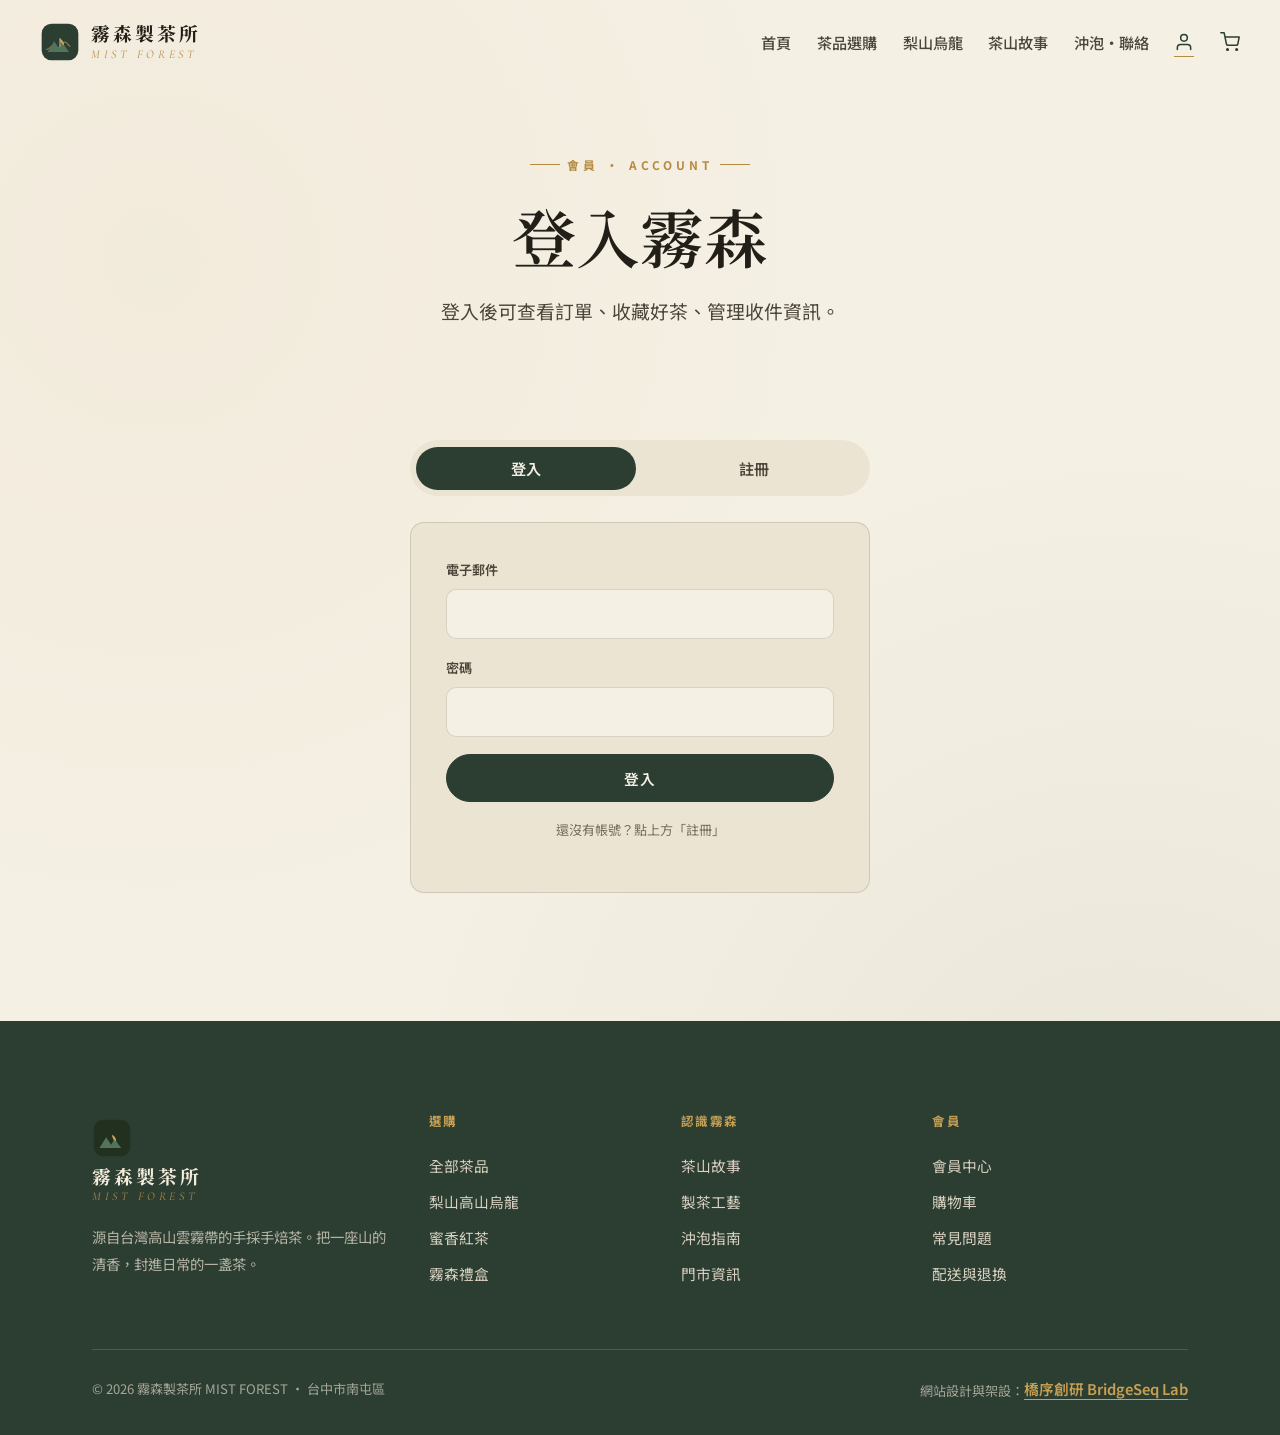
<file: login.html>
<!DOCTYPE html>
<html lang="zh-Hant" class="no-js">
<head>
<meta charset="UTF-8">
<meta name="viewport" content="width=device-width, initial-scale=1">
<title>會員登入 / 註冊｜霧森製茶所</title>
<meta name="description" content="霧森製茶所會員登入與註冊。登入後可查看訂單、收藏茶品、管理收件資訊，享會員專屬好茶。">
<meta name="robots" content="noindex">
<link rel="canonical" href="https://izzo24.github.io/wusen-tea/login.html">
<meta name="theme-color" content="#2C3E32">
<link rel="icon" href="assets/favicon.svg" type="image/svg+xml">
<link rel="preconnect" href="https://fonts.googleapis.com">
<link rel="preconnect" href="https://fonts.gstatic.com" crossorigin>
<link href="https://fonts.googleapis.com/css2?family=Cormorant+Garamond:ital,wght@0,500;0,600;1,500;1,600&family=Noto+Serif+TC:wght@500;600;700&family=Noto+Sans+TC:wght@400;500;700&display=swap" rel="stylesheet">
<link rel="stylesheet" href="assets/style.css?v=2">
</head>
<body>
<header class="site-head">
  <div class="wrap bar">
    <a class="brand" href="index.html" aria-label="霧森製茶所 首頁">
      <svg class="logo" viewBox="0 0 48 48" aria-hidden="true" xmlns="http://www.w3.org/2000/svg"><rect x="2" y="2" width="44" height="44" rx="12" fill="#2C3E32"/><path d="M8 33c4-1 6-5 8-5s3 3 6 3 5-7 8-7 4 5 6 5" fill="none" stroke="#C7A053" stroke-width="1.4" stroke-linecap="round" opacity=".7"/><path d="M9 36l8-13 6 9 4-7 8 11z" fill="#52735C"/><path d="M24 20c3 1 5 4 5 8-3-1-5-4-5-8z" fill="#C7A053"/><path d="M24 20v9" stroke="#E7D4A8" stroke-width="1.1" stroke-linecap="round"/></svg>
      <span class="wm"><b>霧森製茶所</b><span>Mist Forest</span></span>
    </a>
    <nav class="nav" aria-label="主選單">
      <a href="index.html">首頁</a>
      <a href="shop.html">茶品選購</a>
      <a href="product.html">梨山烏龍</a>
      <a href="story.html">茶山故事</a>
      <a href="contact.html">沖泡・聯絡</a>
      <a href="account.html" class="cart active" data-account-link aria-label="會員"><svg viewBox="0 0 24 24" fill="none" stroke="currentColor" stroke-width="1.8" stroke-linecap="round" stroke-linejoin="round"><path d="M20 21v-2a4 4 0 0 0-4-4H8a4 4 0 0 0-4 4v2"/><circle cx="12" cy="7" r="4"/></svg></a>
      <a href="cart.html" class="cart" aria-label="購物車"><svg viewBox="0 0 24 24" fill="none" stroke="currentColor" stroke-width="1.8" stroke-linecap="round" stroke-linejoin="round"><circle cx="9" cy="21" r="1"/><circle cx="20" cy="21" r="1"/><path d="M1 1h4l2.7 13.4a2 2 0 0 0 2 1.6h9.7a2 2 0 0 0 2-1.6L23 6H6"/></svg><span class="cart-badge" data-cart-count style="display:none">0</span></a>
    </nav>
    <button class="burger" aria-label="開啟選單" aria-expanded="false" aria-controls="mnav"><span></span><span></span><span></span></button>
  </div>
</header>
<nav class="mobile-nav" id="mnav" aria-label="行動選單">
  <a href="index.html">首頁<span class="en">Home</span></a>
  <a href="shop.html">茶品選購<span class="en">Shop</span></a>
  <a href="product.html">梨山高山烏龍<span class="en">Signature</span></a>
  <a href="story.html">茶山故事<span class="en">Story</span></a>
  <a href="contact.html">沖泡・聯絡<span class="en">Contact</span></a>
  <a href="cart.html">購物車<span class="en">Cart</span></a>
  <a href="account.html">會員<span class="en">Account</span></a>
</nav>

<main>
<section class="page-hero">
  <div class="wrap" style="text-align:center">
    <p class="eyebrow cen" style="justify-content:center">會員 · Account</p>
    <h1 class="h-xl">登入霧森</h1>
    <p class="lede" style="margin:1rem auto 0">登入後可查看訂單、收藏好茶、管理收件資訊。</p>
  </div>
</section>

<section class="sec" style="padding-top:0">
  <div class="wrap">
    <div class="auth-wrap">
      <div class="auth-tabs" role="tablist">
        <button data-auth-tab="login" class="active" role="tab">登入</button>
        <button data-auth-tab="register" role="tab">註冊</button>
      </div>

      <!-- 登入 -->
      <div class="auth-card" data-auth-panel="login">
        <form data-auth>
          <div class="field"><label>電子郵件</label><input type="email" name="email" required></div>
          <div class="field"><label>密碼</label><input type="password" name="password" required></div>
          <button type="submit" class="btn btn-primary" style="width:100%;justify-content:center">登入</button>
          <p style="font-size:.82rem;color:var(--ink-mute);text-align:center;margin-top:1rem">還沒有帳號？點上方「註冊」</p>
        </form>
      </div>

      <!-- 註冊 -->
      <div class="auth-card" data-auth-panel="register" style="display:none">
        <form data-auth>
          <div class="field"><label>姓名</label><input type="text" name="name" required></div>
          <div class="field"><label>電子郵件</label><input type="email" name="email" required></div>
          <div class="field"><label>設定密碼</label><input type="password" name="password" required></div>
          <button type="submit" class="btn btn-primary" style="width:100%;justify-content:center">建立帳號</button>
          <p style="font-size:.82rem;color:var(--ink-mute);text-align:center;margin-top:1rem">這是展示用範例帳號，資料僅存於本機瀏覽器。</p>
        </form>
      </div>
    </div>
  </div>
</section>
</main>

<footer class="site-foot">
  <div class="wrap">
    <div class="foot-top">
      <div class="foot-about">
        <a class="brand" href="index.html" style="margin-bottom:.4rem"><svg class="logo" viewBox="0 0 48 48" aria-hidden="true" xmlns="http://www.w3.org/2000/svg"><rect x="2" y="2" width="44" height="44" rx="12" fill="#22301f"/><path d="M9 36l8-13 6 9 4-7 8 11z" fill="#52735C"/><path d="M24 20c3 1 5 4 5 8-3-1-5-4-5-8z" fill="#C7A053"/></svg><span class="wm"><b style="color:#F4ECDB">霧森製茶所</b><span>Mist Forest</span></span></a>
        <p>源自台灣高山雲霧帶的手採手焙茶。把一座山的清香，封進日常的一盞茶。</p>
      </div>
      <div><h4>選購</h4><a href="shop.html">全部茶品</a><a href="product.html">梨山高山烏龍</a><a href="shop.html">蜜香紅茶</a><a href="shop.html">霧森禮盒</a></div>
      <div><h4>認識霧森</h4><a href="story.html">茶山故事</a><a href="story.html#craft">製茶工藝</a><a href="contact.html#brew">沖泡指南</a><a href="contact.html">門市資訊</a></div>
      <div><h4>會員</h4><a href="account.html">會員中心</a><a href="cart.html">購物車</a><a href="contact.html#faq">常見問題</a><a href="contact.html">配送與退換</a></div>
    </div>
    <div class="foot-bot">
      <span>© <span data-year>2026</span> 霧森製茶所 MIST FOREST · 台中市南屯區</span>
      <span class="credit">網站設計與架設：<a href="https://bridgeseqlab.com" target="_blank" rel="noopener">橋序創研 BridgeSeq Lab</a></span>
    </div>
  </div>
</footer>
<button class="to-top" aria-label="回到頂端"><svg viewBox="0 0 24 24" fill="none" stroke="currentColor" stroke-width="2.2" stroke-linecap="round" stroke-linejoin="round"><line x1="12" y1="19" x2="12" y2="5"/><polyline points="5 12 12 5 19 12"/></svg></button>
<script src="assets/main.js?v=2"></script>
</body>
</html>
</file>
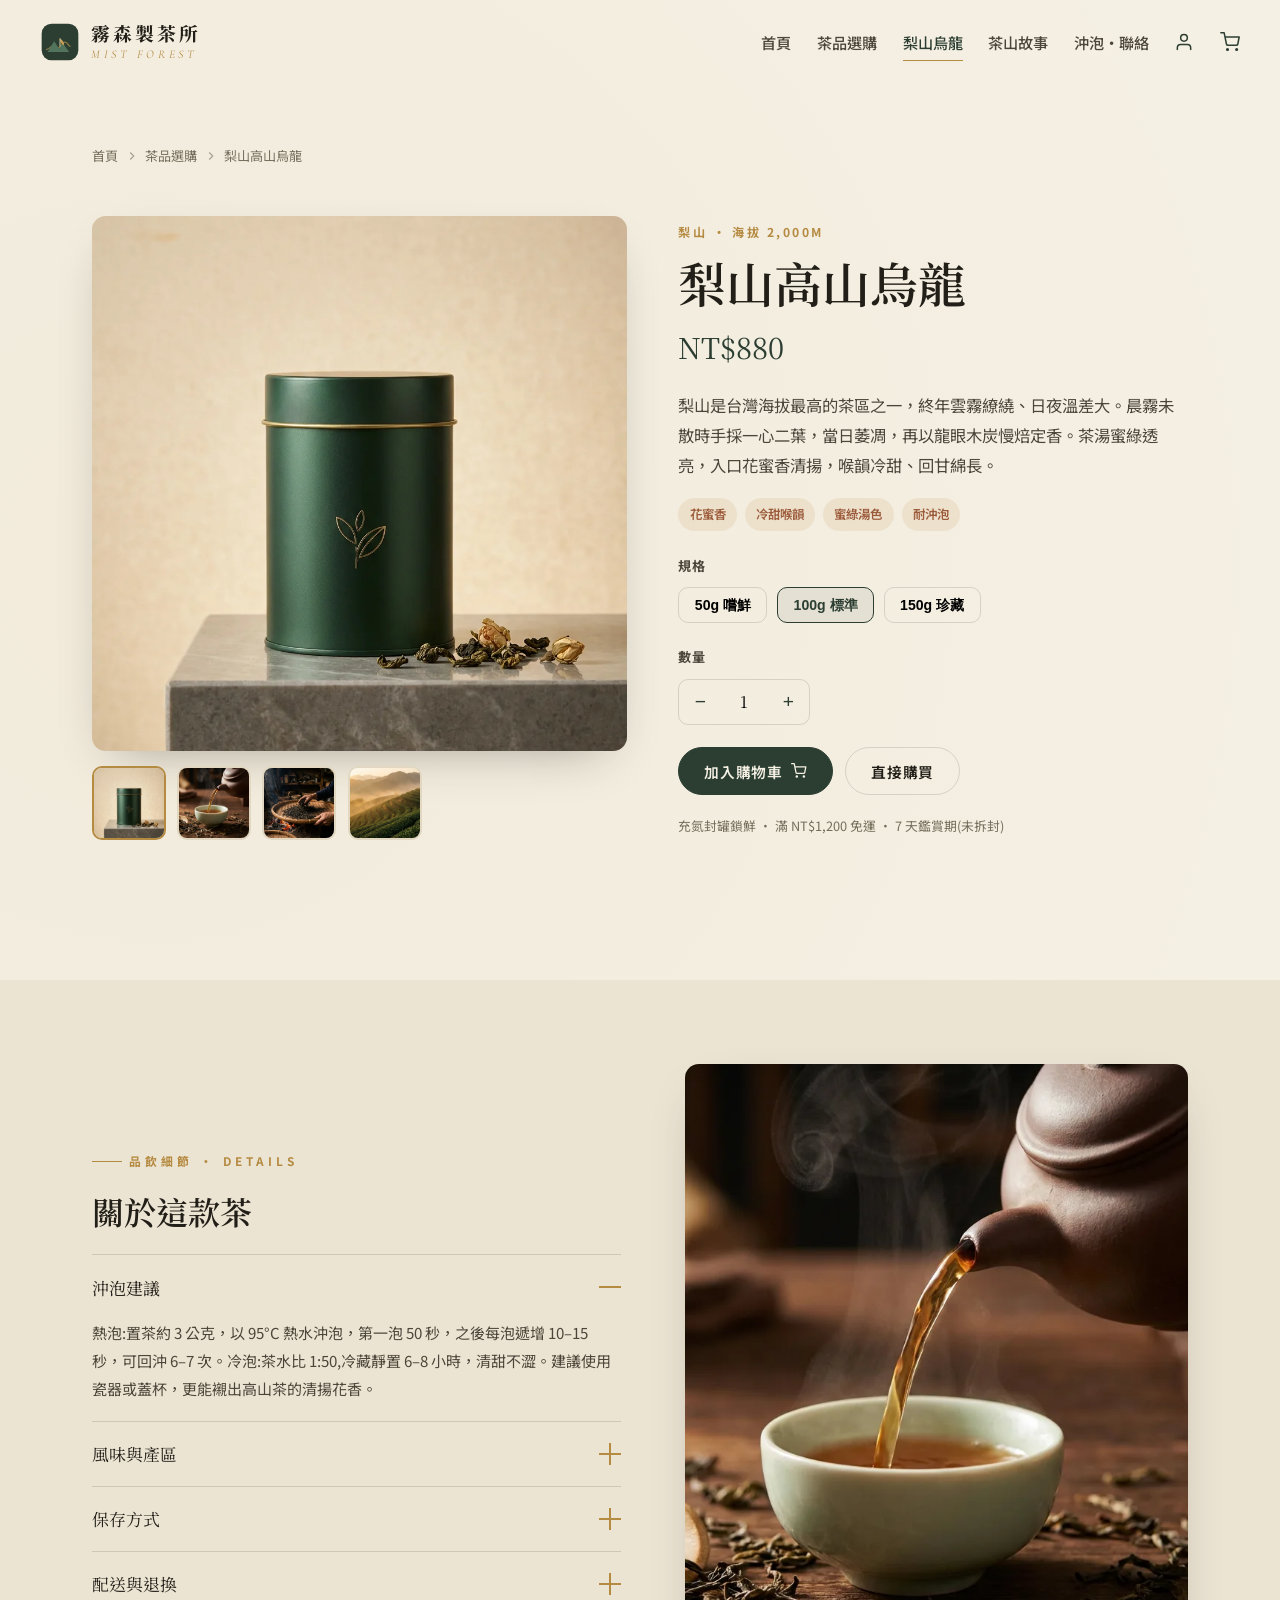
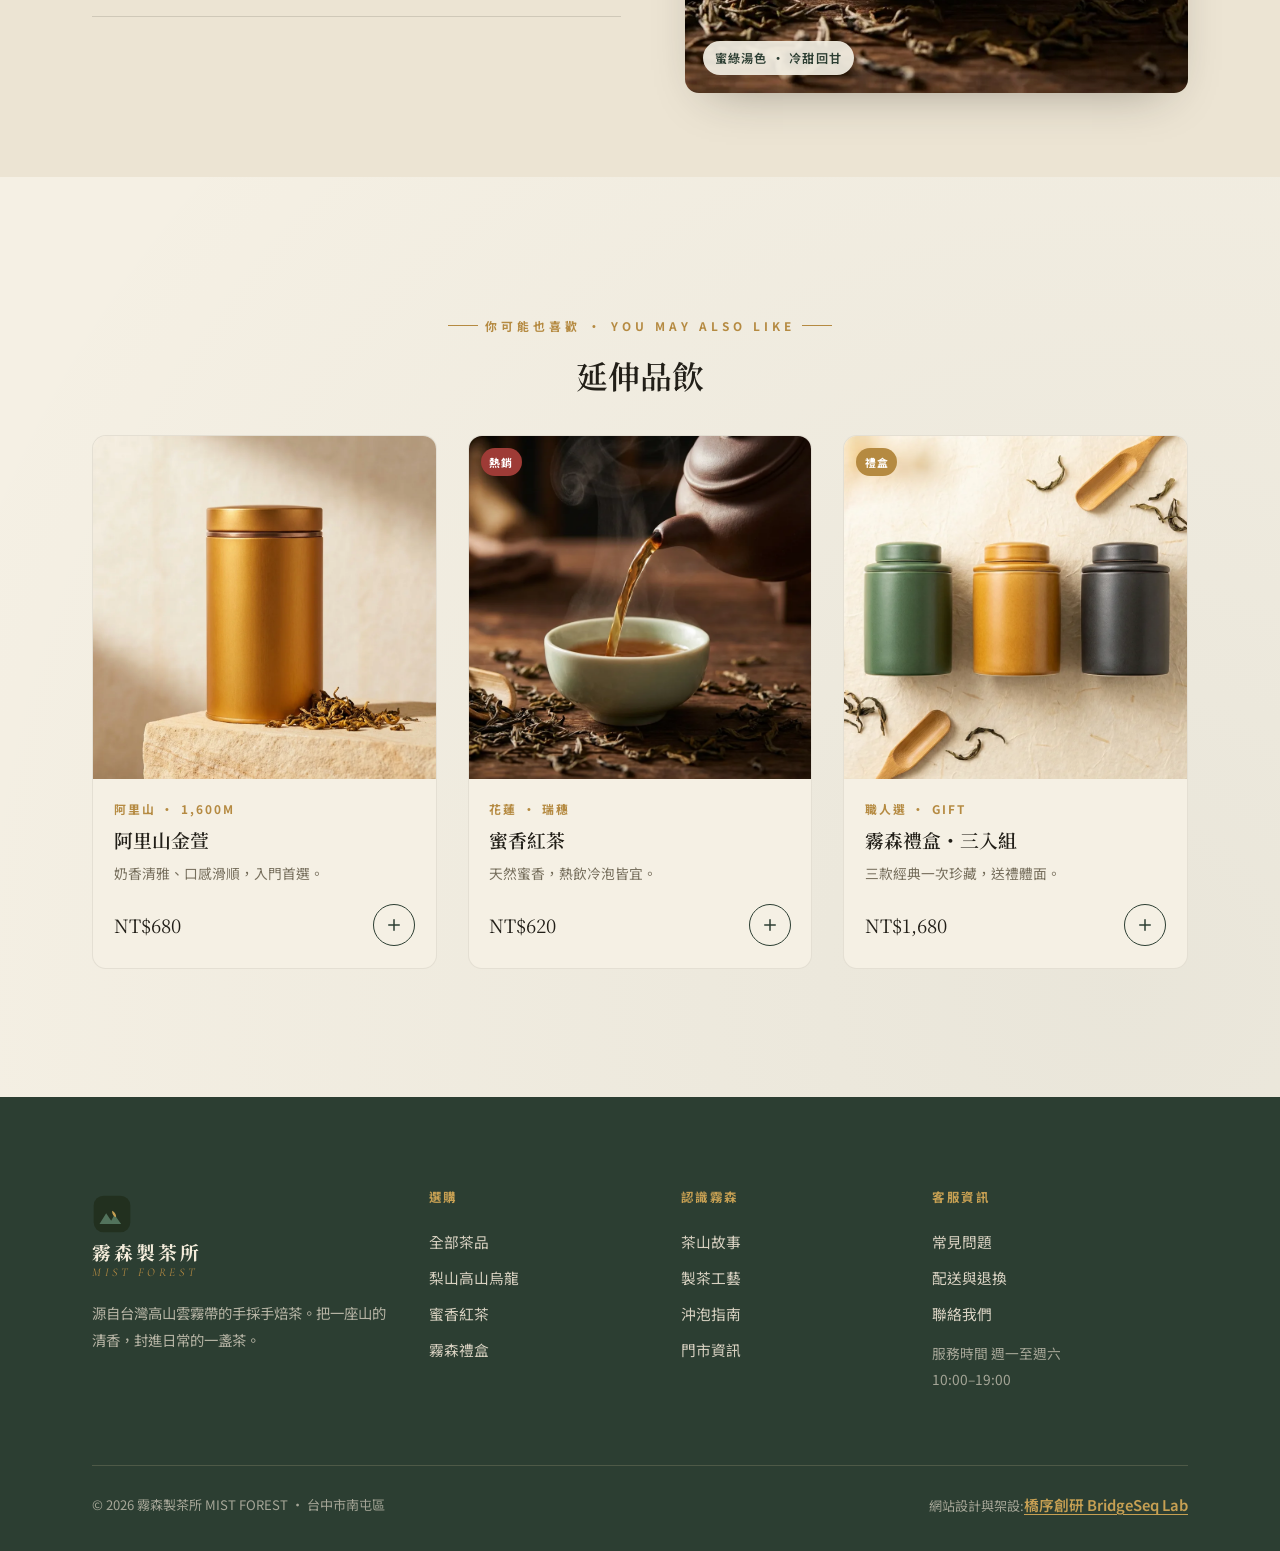
<file: product.html>
<!DOCTYPE html>
<html lang="zh-Hant" class="no-js">
<head>
<meta charset="UTF-8">
<meta name="viewport" content="width=device-width, initial-scale=1">
<title>梨山高山烏龍｜海拔 2,000 公尺手採手焙｜霧森製茶所</title>
<meta name="description" content="霧森招牌・梨山高山烏龍，來自海拔 2,000 公尺雲霧帶。晨霧手採一心二葉，炭火慢焙，花蜜香清揚、喉韻冷甜綿長。提供 50g／100g／150g 規格，充氮封罐鎖鮮，線上選購宅配到家。">
<meta name="keywords" content="梨山烏龍，梨山高山烏龍，高山茶，手採茶，炭焙烏龍，台灣烏龍茶，冷泡烏龍">
<link rel="canonical" href="https://izzo24.github.io/wusen-tea/product.html">
<meta name="theme-color" content="#2C3E32">
<meta property="og:type" content="product">
<meta property="og:locale" content="zh_TW">
<meta property="og:site_name" content="霧森製茶所 MIST FOREST">
<meta property="og:title" content="梨山高山烏龍｜海拔 2,000 公尺手採手焙">
<meta property="og:description" content="花蜜香清揚、喉韻冷甜綿長的梨山招牌高山烏龍。晨霧手採、炭火慢焙、充氮封罐。">
<meta property="og:url" content="https://izzo24.github.io/wusen-tea/product.html">
<meta property="og:image" content="https://izzo24.github.io/wusen-tea/assets/oolong.webp">
<meta name="twitter:card" content="summary_large_image">
<link rel="icon" href="assets/favicon.svg" type="image/svg+xml">
<link rel="preconnect" href="https://fonts.googleapis.com">
<link rel="preconnect" href="https://fonts.gstatic.com" crossorigin>
<link href="https://fonts.googleapis.com/css2?family=Cormorant+Garamond:ital,wght@0,500;0,600;1,500;1,600&family=Noto+Serif+TC:wght@500;600;700&family=Noto+Sans+TC:wght@400;500;700&display=swap" rel="stylesheet">
<link rel="stylesheet" href="assets/style.css?v=2">
<script type="application/ld+json">
{"@context":"https://schema.org","@graph":[
{"@type":"BreadcrumbList","itemListElement":[
{"@type":"ListItem","position":1,"name":"首頁","item":"https://izzo24.github.io/wusen-tea/"},
{"@type":"ListItem","position":2,"name":"茶品選購","item":"https://izzo24.github.io/wusen-tea/shop.html"},
{"@type":"ListItem","position":3,"name":"梨山高山烏龍","item":"https://izzo24.github.io/wusen-tea/product.html"}]},
{"@type":"Product","name":"梨山高山烏龍","image":"https://izzo24.github.io/wusen-tea/assets/oolong.webp","description":"來自梨山海拔 2,000 公尺的招牌高山烏龍,晨霧手採一心二葉、炭火慢焙,花蜜香清揚、喉韻冷甜綿長。","brand":{"@type":"Brand","name":"霧森製茶所"},"category":"烏龍茶","aggregateRating":{"@type":"AggregateRating","ratingValue":"4.9","reviewCount":"186"},"offers":{"@type":"AggregateOffer","priceCurrency":"TWD","lowPrice":"520","highPrice":"1240","offerCount":"3","availability":"https://schema.org/InStock","url":"https://izzo24.github.io/wusen-tea/product.html"}}
]}
</script>
</head>
<body>
<header class="site-head">
  <div class="wrap bar">
    <a class="brand" href="index.html" aria-label="霧森製茶所 首頁">
      <svg class="logo" viewBox="0 0 48 48" aria-hidden="true" xmlns="http://www.w3.org/2000/svg"><rect x="2" y="2" width="44" height="44" rx="12" fill="#2C3E32"/><path d="M8 33c4-1 6-5 8-5s3 3 6 3 5-7 8-7 4 5 6 5" fill="none" stroke="#C7A053" stroke-width="1.4" stroke-linecap="round" opacity=".7"/><path d="M9 36l8-13 6 9 4-7 8 11z" fill="#52735C"/><path d="M24 20c3 1 5 4 5 8-3-1-5-4-5-8z" fill="#C7A053"/><path d="M24 20v9" stroke="#E7D4A8" stroke-width="1.1" stroke-linecap="round"/></svg>
      <span class="wm"><b>霧森製茶所</b><span>Mist Forest</span></span>
    </a>
    <nav class="nav" aria-label="主選單">
      <a href="index.html">首頁</a>
      <a href="shop.html">茶品選購</a>
      <a href="product.html" class="active">梨山烏龍</a>
      <a href="story.html">茶山故事</a>
      <a href="contact.html">沖泡・聯絡</a>
      <a href="account.html" class="cart" data-account-link aria-label="會員"><svg viewBox="0 0 24 24" fill="none" stroke="currentColor" stroke-width="1.8" stroke-linecap="round" stroke-linejoin="round"><path d="M20 21v-2a4 4 0 0 0-4-4H8a4 4 0 0 0-4 4v2"/><circle cx="12" cy="7" r="4"/></svg></a><a href="cart.html" class="cart" aria-label="購物車"><svg viewBox="0 0 24 24" fill="none" stroke="currentColor" stroke-width="1.8" stroke-linecap="round" stroke-linejoin="round"><circle cx="9" cy="21" r="1"/><circle cx="20" cy="21" r="1"/><path d="M1 1h4l2.7 13.4a2 2 0 0 0 2 1.6h9.7a2 2 0 0 0 2-1.6L23 6H6"/></svg><span class="cart-badge" data-cart-count style="display:none">0</span></a>
    </nav>
    <button class="burger" aria-label="開啟選單" aria-expanded="false" aria-controls="mnav"><span></span><span></span><span></span></button>
  </div>
</header>
<nav class="mobile-nav" id="mnav" aria-label="行動選單">
  <a href="index.html">首頁<span class="en">Home</span></a>
  <a href="shop.html">茶品選購<span class="en">Shop</span></a>
  <a href="product.html">梨山高山烏龍<span class="en">Signature</span></a>
  <a href="story.html">茶山故事<span class="en">Story</span></a>
  <a href="contact.html">沖泡・聯絡<span class="en">Contact</span></a>
  <a href="cart.html">購物車<span class="en">Cart</span></a>
  <a href="account.html">會員<span class="en">Account</span></a>
</nav>

<main>
<section class="page-hero" style="padding-bottom:clamp(28px,4vw,48px)">
  <div class="wrap">
    <nav class="crumb" aria-label="麵包屑">
      <a href="index.html">首頁</a>
      <svg viewBox="0 0 24 24" fill="none" stroke="currentColor" stroke-width="2"><polyline points="9 18 15 12 9 6"/></svg>
      <a href="shop.html">茶品選購</a>
      <svg viewBox="0 0 24 24" fill="none" stroke="currentColor" stroke-width="2"><polyline points="9 18 15 12 9 6"/></svg>
      <span data-pd-crumb>梨山高山烏龍</span>
    </nav>
  </div>
</section>

<section class="sec" style="padding-top:0">
  <div class="wrap">
    <div class="pd">
      <div class="gallery" data-reveal>
        <div class="main"><img src="assets/oolong.webp" alt="梨山高山烏龍茶罐，墨綠霧面金邊，石面背景" data-pd-main></div>
        <div class="thumbs" data-pd-thumbs>
          <button class="active" data-full="assets/oolong.webp" aria-label="商品照"><img src="assets/oolong.webp" alt="茶罐"></button>
          <button data-full="assets/pour.webp" aria-label="茶湯"><img src="assets/pour.webp" alt="茶湯"></button>
          <button data-full="assets/roast.webp" aria-label="焙火"><img src="assets/roast.webp" alt="炭焙"></button>
          <button data-full="assets/hero.webp" aria-label="產地"><img src="assets/hero.webp" alt="梨山茶園"></button>
        </div>
      </div>
      <div data-reveal>
        <span class="origin" data-pd-origin>梨山 · 海拔 2,000m</span>
        <h1 class="h-lg" style="margin:.3rem 0 .2rem" data-pd-name>梨山高山烏龍</h1>
        <div class="price"><span>NT$</span><span data-price-out>880</span></div>
        <p class="lede" style="font-size:1.02rem" data-pd-desc>梨山是台灣海拔最高的茶區之一，終年雲霧繚繞、日夜溫差大。晨霧未散時手採一心二葉，當日萎凋，再以龍眼木炭慢焙定香。茶湯蜜綠透亮，入口花蜜香清揚，喉韻冷甜、回甘綿長。</p>
        <div class="flavor" aria-label="風味標籤" data-pd-flavor>
          <span>花蜜香</span><span>冷甜喉韻</span><span>蜜綠湯色</span><span>耐沖泡</span>
        </div>
        <div class="opts">
          <label>規格</label>
          <div class="chip-row" data-pd-chips>
            <button class="chip" data-price="520">50g 嚐鮮</button>
            <button class="chip active" data-price="880">100g 標準</button>
            <button class="chip" data-price="1,240">150g 珍藏</button>
          </div>
        </div>
        <div class="opts">
          <label>數量</label>
          <div class="qty"><button data-step="down" aria-label="減少">−</button><input type="text" value="1" inputmode="numeric" aria-label="數量"><button data-step="up" aria-label="增加">+</button></div>
        </div>
        <div class="buy-row">
          <button class="btn btn-primary" data-add>加入購物車
            <svg viewBox="0 0 24 24" fill="none" stroke="currentColor" stroke-width="2" stroke-linecap="round" stroke-linejoin="round"><circle cx="9" cy="21" r="1"/><circle cx="20" cy="21" r="1"/><path d="M1 1h4l2.7 13.4a2 2 0 0 0 2 1.6h9.7a2 2 0 0 0 2-1.6L23 6H6"/></svg>
          </button>
          <button class="btn btn-ghost" data-add data-buy>直接購買</button>
        </div>
        <p class="form-note" style="margin-top:1.2rem">充氮封罐鎖鮮 · 滿 NT$1,200 免運 · 7 天鑑賞期(未拆封)</p>
      </div>
    </div>
  </div>
</section>

<section class="sec-sm bg-paper2">
  <div class="wrap">
    <div class="split">
      <div data-reveal>
        <p class="eyebrow">品飲細節 · Details</p>
        <h2 class="h-md">關於這款茶</h2>
        <div class="acc" style="margin-top:1.4rem">
          <div class="acc-item open">
            <button class="acc-q" aria-expanded="true">沖泡建議<span class="pm"></span></button>
            <div class="acc-a" style="max-height:260px"><p>熱泡:置茶約 3 公克，以 95°C 熱水沖泡，第一泡 50 秒，之後每泡遞增 10–15 秒，可回沖 6–7 次。冷泡:茶水比 1:50,冷藏靜置 6–8 小時，清甜不澀。建議使用瓷器或蓋杯，更能襯出高山茶的清揚花香。</p></div>
          </div>
          <div class="acc-item">
            <button class="acc-q" aria-expanded="false">風味與產區<span class="pm"></span></button>
            <div class="acc-a"><p>產區為台中和平梨山，海拔約 2,000 公尺。低溫使茶樹生長緩慢、葉肉肥厚，果膠與胺基酸含量高，因此茶湯甘甜、苦澀低。香氣以高山花蜜香為主軸，尾韻帶淡淡奶蜜與冷礦感。</p></div>
          </div>
          <div class="acc-item">
            <button class="acc-q" aria-expanded="false">保存方式<span class="pm"></span></button>
            <div class="acc-a"><p>請置於陰涼乾燥處，避免陽光直射與潮濕，遠離有異味的物品。開封後請盡快飲用完畢，並確實密封;若短期內喝不完，可冷藏保存，回溫後再開封以免反潮。</p></div>
          </div>
          <div class="acc-item">
            <button class="acc-q" aria-expanded="false">配送與退換<span class="pm"></span></button>
            <div class="acc-a"><p>全館常溫宅配，通常 1–3 個工作天出貨。滿 NT$1,200 免運。未拆封商品享 7 天鑑賞期;茶葉為食品，拆封後恕不退換。詳情請見<a href="contact.html#faq" style="color:var(--clay);text-decoration:underline">常見問題</a>。</p></div>
          </div>
        </div>
      </div>
      <div class="media-frame" data-reveal>
        <img src="assets/pour.webp" alt="梨山高山烏龍金黃茶湯注入青瓷杯">
        <span class="tag">蜜綠湯色 · 冷甜回甘</span>
      </div>
    </div>
  </div>
</section>

<section class="sec">
  <div class="wrap">
    <div class="center" style="margin-bottom:2.4rem" data-reveal>
      <p class="eyebrow cen">你可能也喜歡 · You may also like</p>
      <h2 class="h-md">延伸品飲</h2>
    </div>
    <div class="grid-prod">
      <a class="card" href="shop.html" data-reveal>
        <div class="ph"><img src="assets/tin-amber.webp" alt="阿里山金萱茶罐，暖金霧面金屬罐"></div>
        <div class="body"><span class="origin">阿里山 · 1,600m</span><h3>阿里山金萱</h3><p class="desc">奶香清雅、口感滑順，入門首選。</p><div class="foot"><span class="price">NT$680</span><button class="icon-btn" data-add aria-label="加入購物車"><svg viewBox="0 0 24 24" fill="none" stroke="currentColor" stroke-width="2" stroke-linecap="round" stroke-linejoin="round"><line x1="12" y1="5" x2="12" y2="19"/><line x1="5" y1="12" x2="19" y2="12"/></svg></button></div></div>
      </a>
      <a class="card" href="shop.html" data-reveal>
        <div class="ph"><span class="badge">熱銷</span><img src="assets/pour.webp" alt="蜜香紅茶茶湯"></div>
        <div class="body"><span class="origin">花蓮 · 瑞穗</span><h3>蜜香紅茶</h3><p class="desc">天然蜜香，熱飲冷泡皆宜。</p><div class="foot"><span class="price">NT$620</span><button class="icon-btn" data-add aria-label="加入購物車"><svg viewBox="0 0 24 24" fill="none" stroke="currentColor" stroke-width="2" stroke-linecap="round" stroke-linejoin="round"><line x1="12" y1="5" x2="12" y2="19"/><line x1="5" y1="12" x2="19" y2="12"/></svg></button></div></div>
      </a>
      <a class="card" href="shop.html" data-reveal>
        <div class="ph"><span class="badge gold">禮盒</span><img src="assets/set.webp" alt="霧森三入禮盒"></div>
        <div class="body"><span class="origin">職人選 · Gift</span><h3>霧森禮盒・三入組</h3><p class="desc">三款經典一次珍藏，送禮體面。</p><div class="foot"><span class="price">NT$1,680</span><button class="icon-btn" data-add aria-label="加入購物車"><svg viewBox="0 0 24 24" fill="none" stroke="currentColor" stroke-width="2" stroke-linecap="round" stroke-linejoin="round"><line x1="12" y1="5" x2="12" y2="19"/><line x1="5" y1="12" x2="19" y2="12"/></svg></button></div></div>
      </a>
    </div>
  </div>
</section>
</main>

<footer class="site-foot">
  <div class="wrap">
    <div class="foot-top">
      <div class="foot-about">
        <a class="brand" href="index.html" style="margin-bottom:.4rem"><svg class="logo" viewBox="0 0 48 48" aria-hidden="true" xmlns="http://www.w3.org/2000/svg"><rect x="2" y="2" width="44" height="44" rx="12" fill="#22301f"/><path d="M9 36l8-13 6 9 4-7 8 11z" fill="#52735C"/><path d="M24 20c3 1 5 4 5 8-3-1-5-4-5-8z" fill="#C7A053"/></svg><span class="wm"><b style="color:#F4ECDB">霧森製茶所</b><span>Mist Forest</span></span></a>
        <p>源自台灣高山雲霧帶的手採手焙茶。把一座山的清香，封進日常的一盞茶。</p>
      </div>
      <div><h4>選購</h4><a href="shop.html">全部茶品</a><a href="product.html">梨山高山烏龍</a><a href="shop.html">蜜香紅茶</a><a href="shop.html">霧森禮盒</a></div>
      <div><h4>認識霧森</h4><a href="story.html">茶山故事</a><a href="story.html#craft">製茶工藝</a><a href="contact.html#brew">沖泡指南</a><a href="contact.html">門市資訊</a></div>
      <div><h4>客服資訊</h4><a href="contact.html#faq">常見問題</a><a href="contact.html">配送與退換</a><a href="contact.html">聯絡我們</a><p style="font-size:.86rem;color:rgba(217,210,194,.7);margin-top:.6rem">服務時間 週一至週六<br>10:00–19:00</p></div>
    </div>
    <div class="foot-bot">
      <span>© <span data-year>2026</span> 霧森製茶所 MIST FOREST · 台中市南屯區</span>
      <span class="credit">網站設計與架設:<a href="https://bridgeseqlab.com" target="_blank" rel="noopener">橋序創研 BridgeSeq Lab</a></span>
    </div>
  </div>
</footer>
<button class="to-top" aria-label="回到頂端"><svg viewBox="0 0 24 24" fill="none" stroke="currentColor" stroke-width="2.2" stroke-linecap="round" stroke-linejoin="round"><line x1="12" y1="19" x2="12" y2="5"/><polyline points="5 12 12 5 19 12"/></svg></button>
<!-- 依 URL ?id 動態填入對應商品（單一 product.html 服務多商品）。需在 main.js 前執行，
     讓加入購物車時讀到正確商品名。 -->
<script>
(function(){
  var PRODUCTS = {
    lishan:    { name:"梨山高山烏龍", origin:"梨山 · 海拔 2,000m", img:"assets/oolong.webp",
      desc:"梨山是台灣海拔最高的茶區之一，終年雲霧繚繞、日夜溫差大。晨霧未散時手採一心二葉，當日萎凋，再以龍眼木炭慢焙定香。茶湯蜜綠透亮，入口花蜜香清揚，喉韻冷甜、回甘綿長。",
      flavor:["花蜜香","冷甜喉韻","蜜綠湯色","耐沖泡"], specs:[["50g 嚐鮮","520"],["100g 標準","880"],["150g 珍藏","1,240"]] },
    jinxuan:   { name:"阿里山金萱", origin:"阿里山 · 海拔 1,600m", img:"assets/tin-amber.webp",
      desc:"阿里山金萱以獨特的天然奶香聞名，花香清雅、口感滑順不澀。海拔與雲霧帶來飽滿的山頭氣，入口溫潤回甘，是初入門也會愛上的高山茶。",
      flavor:["天然奶香","清雅花香","滑順順口","回甘"], specs:[["50g 嚐鮮","400"],["100g 標準","680"],["150g 珍藏","960"]] },
    shanlinxi: { name:"杉林溪烏龍", origin:"杉林溪 · 海拔 1,700m", img:"assets/tin-char.webp",
      desc:"杉林溪高冷茶區雲霧濃厚，茶葉山頭氣明顯。湯色蜜綠透亮，滋味甘潤滑口、層次飽滿，冷熱皆宜，是耐喝又有個性的代表茶款。",
      flavor:["山頭氣","蜜綠湯色","甘潤滑口","層次飽滿"], specs:[["50g 嚐鮮","440"],["100g 標準","760"],["150g 珍藏","1,080"]] },
    baozhong:  { name:"文山包種", origin:"坪林 · 文山茶區", img:"assets/tin-pouchong.webp",
      desc:"文山包種屬輕發酵清香型，花香高揚、滋味清爽不苦澀。坪林雲霧與職人手藝成就這款優雅的日常茶，熱泡冷泡都耐喝。",
      flavor:["輕發酵","高揚花香","清爽","日常耐喝"], specs:[["50g 嚐鮮","320"],["100g 標準","540"],["150g 珍藏","760"]] },
    honey:     { name:"蜜香紅茶", origin:"花蓮 · 瑞穗", img:"assets/pour.webp",
      desc:"小綠葉蟬著涎後自然生成的天然蜜香，是蜜香紅茶最迷人之處。瑞穗的好山好水孕育出溫潤茶體，熱飲圓潤、冷泡清甜，無需加糖也甘美。",
      flavor:["天然蜜香","溫潤茶體","熱飲圓潤","冷泡清甜"], specs:[["50g 嚐鮮","360"],["100g 標準","620"],["150g 珍藏","880"]] },
    giftset:   { name:"霧森禮盒・三入組", origin:"職人選 · 送禮首選", img:"assets/set.webp",
      desc:"高山烏龍、蜜香紅茶、文山包種一次珍藏，三款經典各具風味。質感禮盒搭配手寫卡片，送禮體面、自用也享受，是認識霧森最完整的一份心意。",
      flavor:["三款經典","質感禮盒","附手寫卡","送禮首選"], specs:[["標準三入","1,680"],["珍藏三入","2,280"]] },
  };
  var qs = new URLSearchParams(location.search);
  var id = qs.get("id");
  var p = PRODUCTS[id];
  if(!p) return; // 無 id 或未知 → 維持頁面預設（梨山）
  var $ = function(s){ return document.querySelector(s); };
  if($("[data-pd-name]"))   $("[data-pd-name]").textContent = p.name;
  if($("[data-pd-crumb]"))  $("[data-pd-crumb]").textContent = p.name;
  if($("[data-pd-origin]")) $("[data-pd-origin]").textContent = p.origin;
  if($("[data-pd-desc]"))   $("[data-pd-desc]").textContent = p.desc;
  document.title = p.name + "｜霧森製茶所";
  // 主圖 + 縮圖第一張
  var main = $("[data-pd-main]"); if(main){ main.src = p.img; main.alt = p.name; }
  var thumbs = document.querySelectorAll("[data-pd-thumbs] button");
  if(thumbs[0]){ thumbs[0].setAttribute("data-full", p.img); var ti=thumbs[0].querySelector("img"); if(ti) ti.src = p.img; }
  // 風味標籤
  var fl = $("[data-pd-flavor]");
  if(fl){ fl.innerHTML = p.flavor.map(function(t){ return "<span>"+t+"</span>"; }).join(""); }
  // 規格 chips（第一個 active），並同步價格顯示
  var chips = $("[data-pd-chips]");
  if(chips){
    // 預設選「標準」規格（第二個；不足兩個則第一個），與原頁面一致。
    var activeIdx = p.specs.length > 1 ? 1 : 0;
    chips.innerHTML = p.specs.map(function(s,i){
      return '<button class="chip'+(i===activeIdx?" active":"")+'" data-price="'+s[1]+'">'+s[0]+'</button>';
    }).join("");
    var out = $("[data-price-out]"); if(out) out.textContent = p.specs[activeIdx][1];
  }
})();
</script>
<script src="assets/main.js?v=2"></script>
</body>
</html>
</file>
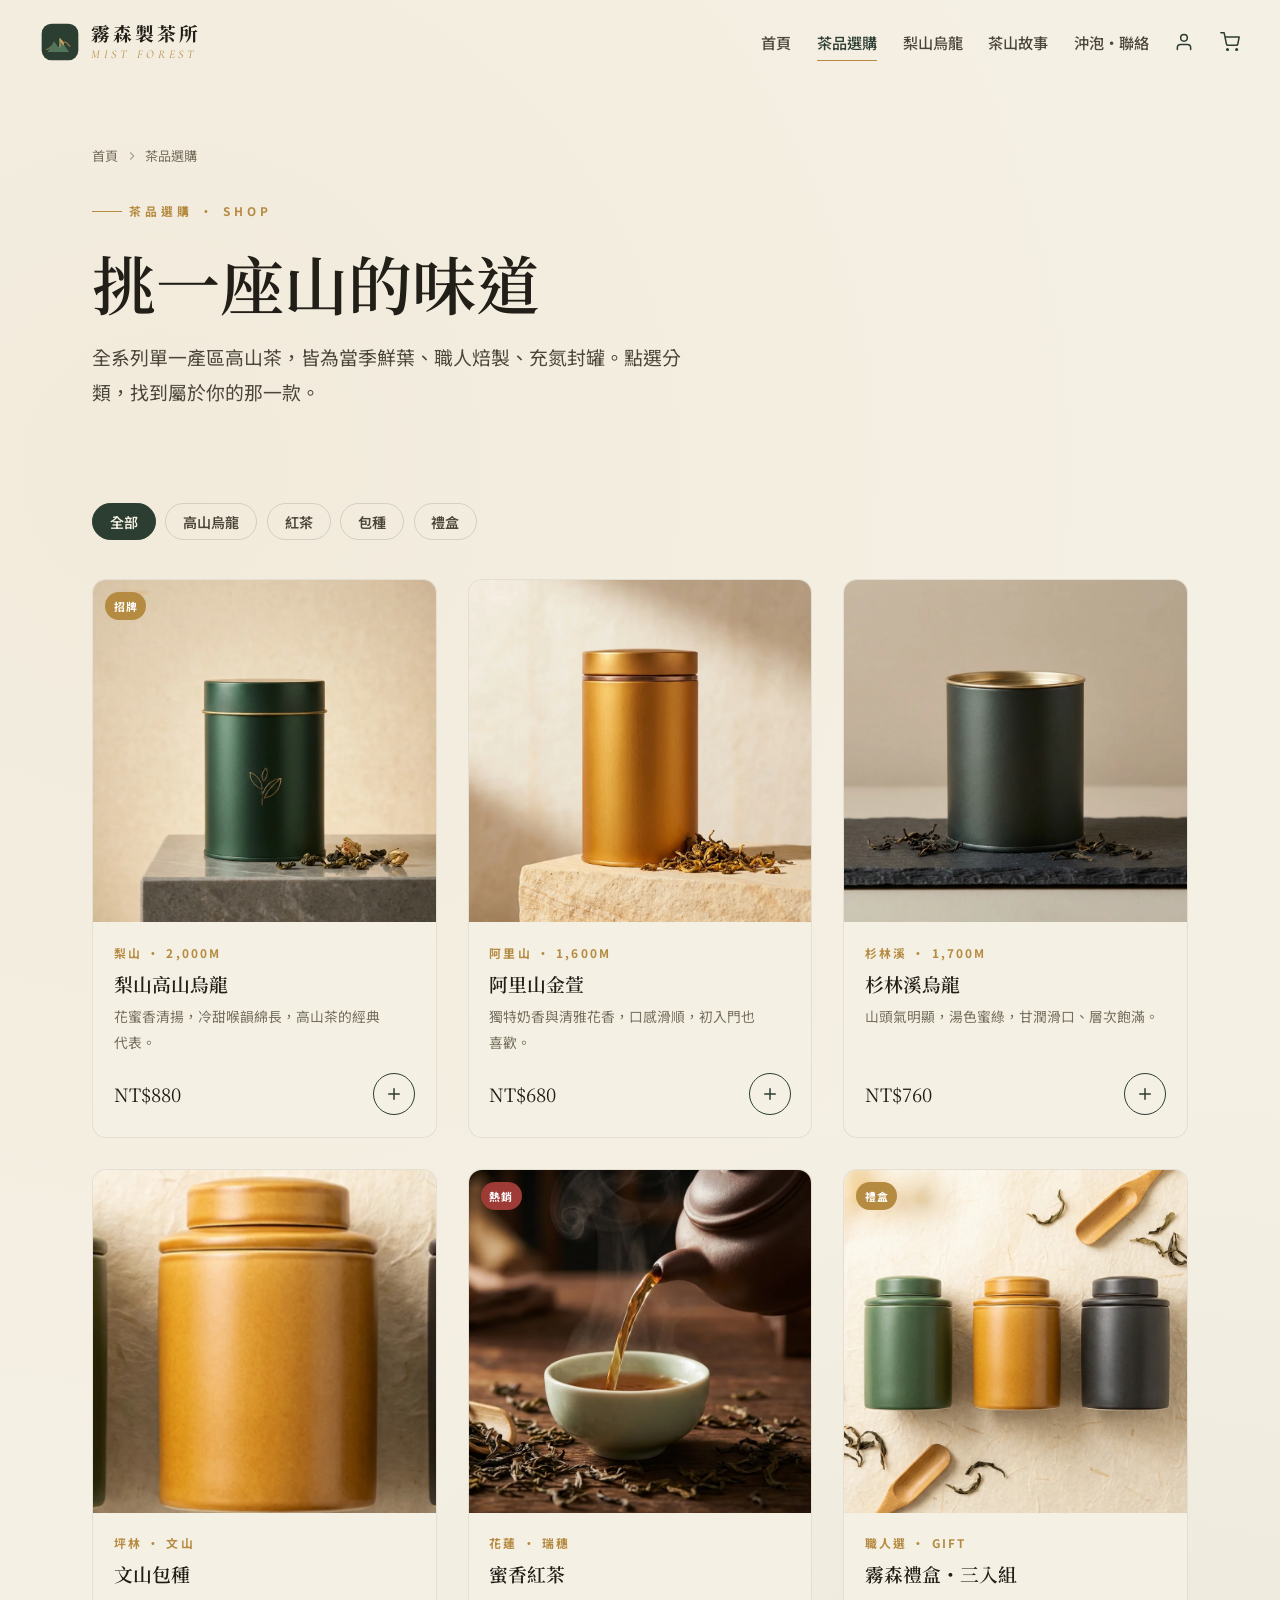
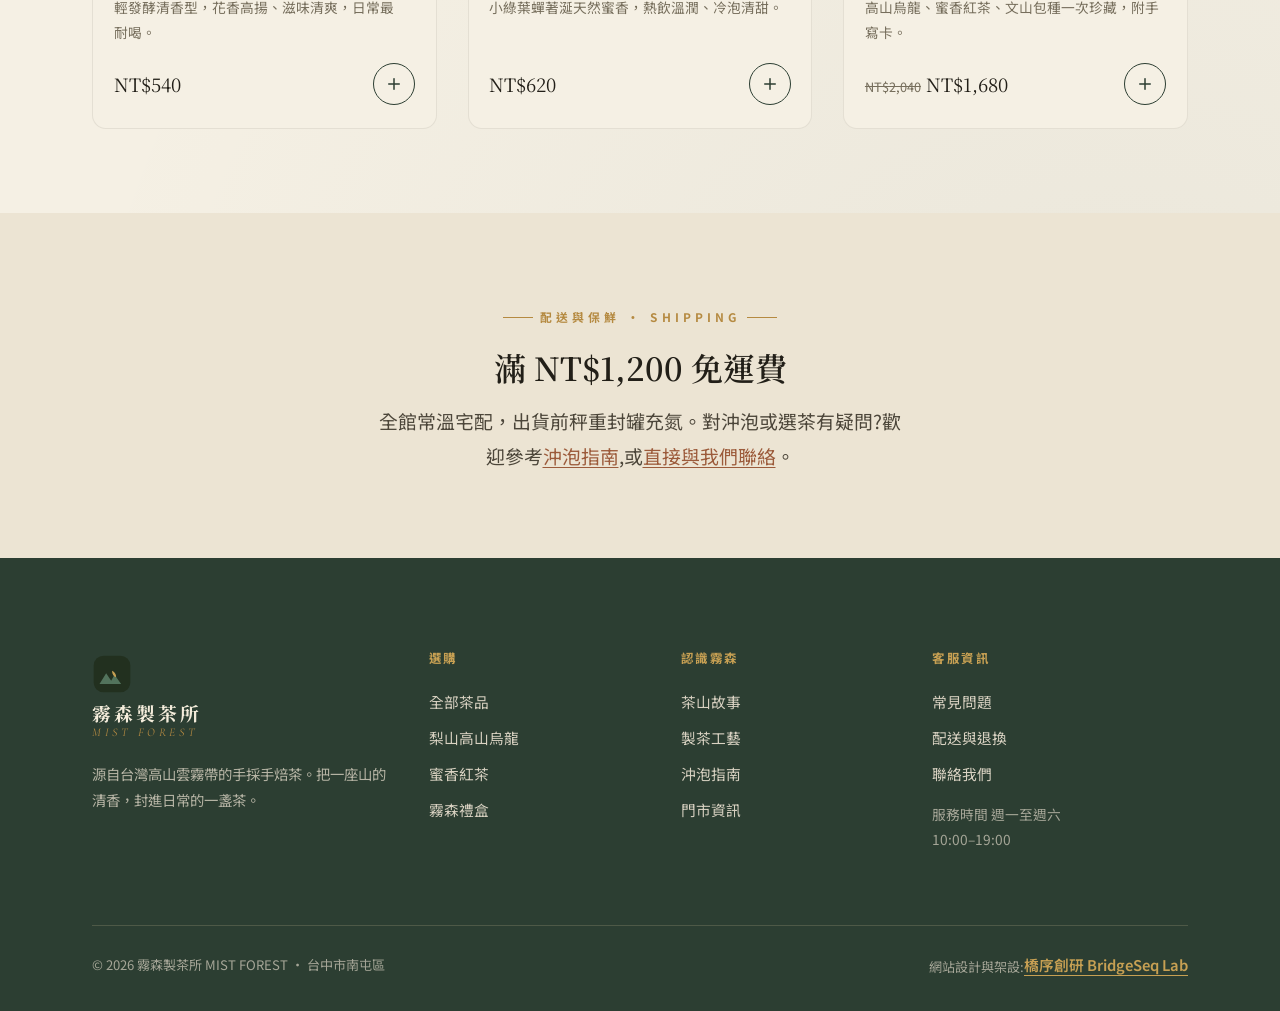
<file: shop.html>
<!DOCTYPE html>
<html lang="zh-Hant" class="no-js">
<head>
<meta charset="UTF-8">
<meta name="viewport" content="width=device-width, initial-scale=1">
<title>茶品選購｜高山烏龍・蜜香紅茶・禮盒｜霧森製茶所</title>
<meta name="description" content="瀏覽霧森製茶所全系列台灣高山茶:梨山高山烏龍、阿里山金萱、杉林溪烏龍、文山包種、蜜香紅茶與三入禮盒。單一產區、當季焙製，充氮封罐鎖鮮，線上選購宅配到家。">
<meta name="keywords" content="高山茶選購，梨山烏龍，阿里山金萱，杉林溪烏龍，文山包種，蜜香紅茶，茶葉禮盒，台灣茶宅配">
<link rel="canonical" href="https://izzo24.github.io/wusen-tea/shop.html">
<meta name="theme-color" content="#2C3E32">
<meta property="og:type" content="website">
<meta property="og:locale" content="zh_TW">
<meta property="og:site_name" content="霧森製茶所 MIST FOREST">
<meta property="og:title" content="茶品選購｜霧森製茶所 全系列台灣高山茶">
<meta property="og:description" content="梨山烏龍、阿里山金萱、蜜香紅茶與禮盒，單一產區當季焙製，線上選購宅配到家。">
<meta property="og:url" content="https://izzo24.github.io/wusen-tea/shop.html">
<meta property="og:image" content="https://izzo24.github.io/wusen-tea/assets/set.webp">
<meta name="twitter:card" content="summary_large_image">
<link rel="icon" href="assets/favicon.svg" type="image/svg+xml">
<link rel="preconnect" href="https://fonts.googleapis.com">
<link rel="preconnect" href="https://fonts.gstatic.com" crossorigin>
<link href="https://fonts.googleapis.com/css2?family=Cormorant+Garamond:ital,wght@0,500;0,600;1,500;1,600&family=Noto+Serif+TC:wght@500;600;700&family=Noto+Sans+TC:wght@400;500;700&display=swap" rel="stylesheet">
<link rel="stylesheet" href="assets/style.css?v=2">
<script type="application/ld+json">
{"@context":"https://schema.org","@graph":[
{"@type":"BreadcrumbList","itemListElement":[
{"@type":"ListItem","position":1,"name":"首頁","item":"https://izzo24.github.io/wusen-tea/"},
{"@type":"ListItem","position":2,"name":"茶品選購","item":"https://izzo24.github.io/wusen-tea/shop.html"}]},
{"@type":"CollectionPage","name":"茶品選購","url":"https://izzo24.github.io/wusen-tea/shop.html","inLanguage":"zh-Hant","isPartOf":{"@type":"WebSite","url":"https://izzo24.github.io/wusen-tea/"},
"mainEntity":{"@type":"ItemList","name":"霧森全系列高山茶","itemListElement":[
{"@type":"ListItem","position":1,"item":{"@type":"Product","name":"梨山高山烏龍","category":"烏龍茶","url":"https://izzo24.github.io/wusen-tea/product.html","offers":{"@type":"Offer","priceCurrency":"TWD","price":"880","availability":"https://schema.org/InStock"}}},
{"@type":"ListItem","position":2,"item":{"@type":"Product","name":"阿里山金萱","category":"烏龍茶","offers":{"@type":"Offer","priceCurrency":"TWD","price":"680","availability":"https://schema.org/InStock"}}},
{"@type":"ListItem","position":3,"item":{"@type":"Product","name":"杉林溪烏龍","category":"烏龍茶","offers":{"@type":"Offer","priceCurrency":"TWD","price":"760","availability":"https://schema.org/InStock"}}},
{"@type":"ListItem","position":4,"item":{"@type":"Product","name":"文山包種","category":"包種茶","offers":{"@type":"Offer","priceCurrency":"TWD","price":"540","availability":"https://schema.org/InStock"}}},
{"@type":"ListItem","position":5,"item":{"@type":"Product","name":"蜜香紅茶","category":"紅茶","offers":{"@type":"Offer","priceCurrency":"TWD","price":"620","availability":"https://schema.org/InStock"}}},
{"@type":"ListItem","position":6,"item":{"@type":"Product","name":"霧森禮盒・三入組","category":"禮盒","offers":{"@type":"Offer","priceCurrency":"TWD","price":"1680","availability":"https://schema.org/InStock"}}}]}}
]}
</script>
</head>
<body>
<header class="site-head">
  <div class="wrap bar">
    <a class="brand" href="index.html" aria-label="霧森製茶所 首頁">
      <svg class="logo" viewBox="0 0 48 48" aria-hidden="true" xmlns="http://www.w3.org/2000/svg"><rect x="2" y="2" width="44" height="44" rx="12" fill="#2C3E32"/><path d="M8 33c4-1 6-5 8-5s3 3 6 3 5-7 8-7 4 5 6 5" fill="none" stroke="#C7A053" stroke-width="1.4" stroke-linecap="round" opacity=".7"/><path d="M9 36l8-13 6 9 4-7 8 11z" fill="#52735C"/><path d="M24 20c3 1 5 4 5 8-3-1-5-4-5-8z" fill="#C7A053"/><path d="M24 20v9" stroke="#E7D4A8" stroke-width="1.1" stroke-linecap="round"/></svg>
      <span class="wm"><b>霧森製茶所</b><span>Mist Forest</span></span>
    </a>
    <nav class="nav" aria-label="主選單">
      <a href="index.html">首頁</a>
      <a href="shop.html" class="active">茶品選購</a>
      <a href="product.html">梨山烏龍</a>
      <a href="story.html">茶山故事</a>
      <a href="contact.html">沖泡・聯絡</a>
      <a href="account.html" class="cart" data-account-link aria-label="會員"><svg viewBox="0 0 24 24" fill="none" stroke="currentColor" stroke-width="1.8" stroke-linecap="round" stroke-linejoin="round"><path d="M20 21v-2a4 4 0 0 0-4-4H8a4 4 0 0 0-4 4v2"/><circle cx="12" cy="7" r="4"/></svg></a><a href="cart.html" class="cart" aria-label="購物車"><svg viewBox="0 0 24 24" fill="none" stroke="currentColor" stroke-width="1.8" stroke-linecap="round" stroke-linejoin="round"><circle cx="9" cy="21" r="1"/><circle cx="20" cy="21" r="1"/><path d="M1 1h4l2.7 13.4a2 2 0 0 0 2 1.6h9.7a2 2 0 0 0 2-1.6L23 6H6"/></svg><span class="cart-badge" data-cart-count style="display:none">0</span></a>
    </nav>
    <button class="burger" aria-label="開啟選單" aria-expanded="false" aria-controls="mnav"><span></span><span></span><span></span></button>
  </div>
</header>
<nav class="mobile-nav" id="mnav" aria-label="行動選單">
  <a href="index.html">首頁<span class="en">Home</span></a>
  <a href="shop.html">茶品選購<span class="en">Shop</span></a>
  <a href="product.html">梨山高山烏龍<span class="en">Signature</span></a>
  <a href="story.html">茶山故事<span class="en">Story</span></a>
  <a href="contact.html">沖泡・聯絡<span class="en">Contact</span></a>
  <a href="cart.html">購物車<span class="en">Cart</span></a>
  <a href="account.html">會員<span class="en">Account</span></a>
</nav>

<main>
<section class="page-hero">
  <div class="wrap">
    <nav class="crumb" aria-label="麵包屑" style="margin-bottom:1.4rem">
      <a href="index.html">首頁</a>
      <svg viewBox="0 0 24 24" fill="none" stroke="currentColor" stroke-width="2"><polyline points="9 18 15 12 9 6"/></svg>
      <span>茶品選購</span>
    </nav>
    <p class="eyebrow">茶品選購 · Shop</p>
    <h1 class="h-xl">挑一座山的味道</h1>
    <p class="lede" style="margin-top:1rem">全系列單一產區高山茶，皆為當季鮮葉、職人焙製、充氮封罐。點選分類，找到屬於你的那一款。</p>
  </div>
</section>

<section class="sec-sm" style="padding-top:0">
  <div class="wrap">
    <div class="tabs" role="tablist" aria-label="茶品分類">
      <button class="tab active" data-filter="all" role="tab" aria-selected="true">全部</button>
      <button class="tab" data-filter="oolong" role="tab" aria-selected="false">高山烏龍</button>
      <button class="tab" data-filter="black" role="tab" aria-selected="false">紅茶</button>
      <button class="tab" data-filter="pouchong" role="tab" aria-selected="false">包種</button>
      <button class="tab" data-filter="gift" role="tab" aria-selected="false">禮盒</button>
    </div>
    <div class="grid-prod">
      <a class="card" href="product.html?id=lishan" data-cat="oolong" data-reveal>
        <div class="ph"><span class="badge gold">招牌</span><img src="assets/oolong.webp" alt="梨山高山烏龍茶罐，墨綠霧面金邊"></div>
        <div class="body"><span class="origin">梨山 · 2,000m</span><h3>梨山高山烏龍</h3><p class="desc">花蜜香清揚，冷甜喉韻綿長，高山茶的經典代表。</p>
          <div class="foot"><span class="price">NT$880</span><button class="icon-btn" data-add aria-label="加入購物車"><svg viewBox="0 0 24 24" fill="none" stroke="currentColor" stroke-width="2" stroke-linecap="round" stroke-linejoin="round"><line x1="12" y1="5" x2="12" y2="19"/><line x1="5" y1="12" x2="19" y2="12"/></svg></button></div>
        </div>
      </a>
      <a class="card" href="product.html?id=jinxuan" data-cat="oolong" data-reveal>
        <div class="ph"><img src="assets/tin-amber.webp" alt="阿里山金萱茶罐，暖金霧面金屬罐"></div>
        <div class="body"><span class="origin">阿里山 · 1,600m</span><h3>阿里山金萱</h3><p class="desc">獨特奶香與清雅花香，口感滑順，初入門也喜歡。</p>
          <div class="foot"><span class="price">NT$680</span><button class="icon-btn" data-add aria-label="加入購物車"><svg viewBox="0 0 24 24" fill="none" stroke="currentColor" stroke-width="2" stroke-linecap="round" stroke-linejoin="round"><line x1="12" y1="5" x2="12" y2="19"/><line x1="5" y1="12" x2="19" y2="12"/></svg></button></div>
        </div>
      </a>
      <a class="card" href="product.html?id=shanlinxi" data-cat="oolong" data-reveal>
        <div class="ph"><img src="assets/tin-char.webp" alt="杉林溪烏龍茶罐，深炭綠霧面金屬罐"></div>
        <div class="body"><span class="origin">杉林溪 · 1,700m</span><h3>杉林溪烏龍</h3><p class="desc">山頭氣明顯，湯色蜜綠，甘潤滑口、層次飽滿。</p>
          <div class="foot"><span class="price">NT$760</span><button class="icon-btn" data-add aria-label="加入購物車"><svg viewBox="0 0 24 24" fill="none" stroke="currentColor" stroke-width="2" stroke-linecap="round" stroke-linejoin="round"><line x1="12" y1="5" x2="12" y2="19"/><line x1="5" y1="12" x2="19" y2="12"/></svg></button></div>
        </div>
      </a>
      <a class="card" href="product.html?id=baozhong" data-cat="pouchong" data-reveal>
        <div class="ph"><img src="assets/tin-pouchong.webp" alt="文山包種茶罐"></div>
        <div class="body"><span class="origin">坪林 · 文山</span><h3>文山包種</h3><p class="desc">輕發酵清香型，花香高揚、滋味清爽，日常最耐喝。</p>
          <div class="foot"><span class="price">NT$540</span><button class="icon-btn" data-add aria-label="加入購物車"><svg viewBox="0 0 24 24" fill="none" stroke="currentColor" stroke-width="2" stroke-linecap="round" stroke-linejoin="round"><line x1="12" y1="5" x2="12" y2="19"/><line x1="5" y1="12" x2="19" y2="12"/></svg></button></div>
        </div>
      </a>
      <a class="card" href="product.html?id=honey" data-cat="black" data-reveal>
        <div class="ph"><span class="badge">熱銷</span><img src="assets/pour.webp" alt="蜜香紅茶琥珀色茶湯特寫"></div>
        <div class="body"><span class="origin">花蓮 · 瑞穗</span><h3>蜜香紅茶</h3><p class="desc">小綠葉蟬著涎天然蜜香，熱飲溫潤、冷泡清甜。</p>
          <div class="foot"><span class="price">NT$620</span><button class="icon-btn" data-add aria-label="加入購物車"><svg viewBox="0 0 24 24" fill="none" stroke="currentColor" stroke-width="2" stroke-linecap="round" stroke-linejoin="round"><line x1="12" y1="5" x2="12" y2="19"/><line x1="5" y1="12" x2="19" y2="12"/></svg></button></div>
        </div>
      </a>
      <a class="card" href="product.html?id=giftset" data-cat="gift" data-reveal>
        <div class="ph"><span class="badge gold">禮盒</span><img src="assets/set.webp" alt="霧森三入茶罐禮盒平拍"></div>
        <div class="body"><span class="origin">職人選 · Gift</span><h3>霧森禮盒・三入組</h3><p class="desc">高山烏龍、蜜香紅茶、文山包種一次珍藏，附手寫卡。</p>
          <div class="foot"><span class="price"><s>NT$2,040</s>NT$1,680</span><button class="icon-btn" data-add aria-label="加入購物車"><svg viewBox="0 0 24 24" fill="none" stroke="currentColor" stroke-width="2" stroke-linecap="round" stroke-linejoin="round"><line x1="12" y1="5" x2="12" y2="19"/><line x1="5" y1="12" x2="19" y2="12"/></svg></button></div>
        </div>
      </a>
    </div>
  </div>
</section>

<section class="sec-sm bg-paper2">
  <div class="wrap center">
    <div data-reveal style="max-width:60ch;margin:0 auto">
      <p class="eyebrow cen">配送與保鮮 · Shipping</p>
      <h2 class="h-md">滿 NT$1,200 免運費</h2>
      <p class="lede" style="margin:1rem auto 0">全館常溫宅配，出貨前秤重封罐充氮。對沖泡或選茶有疑問?歡迎參考<a href="contact.html#brew" style="color:var(--clay);text-decoration:underline;text-underline-offset:3px">沖泡指南</a>,或<a href="contact.html" style="color:var(--clay);text-decoration:underline;text-underline-offset:3px">直接與我們聯絡</a>。</p>
    </div>
  </div>
</section>
</main>

<footer class="site-foot">
  <div class="wrap">
    <div class="foot-top">
      <div class="foot-about">
        <a class="brand" href="index.html" style="margin-bottom:.4rem"><svg class="logo" viewBox="0 0 48 48" aria-hidden="true" xmlns="http://www.w3.org/2000/svg"><rect x="2" y="2" width="44" height="44" rx="12" fill="#22301f"/><path d="M9 36l8-13 6 9 4-7 8 11z" fill="#52735C"/><path d="M24 20c3 1 5 4 5 8-3-1-5-4-5-8z" fill="#C7A053"/></svg><span class="wm"><b style="color:#F4ECDB">霧森製茶所</b><span>Mist Forest</span></span></a>
        <p>源自台灣高山雲霧帶的手採手焙茶。把一座山的清香，封進日常的一盞茶。</p>
      </div>
      <div><h4>選購</h4><a href="shop.html">全部茶品</a><a href="product.html">梨山高山烏龍</a><a href="shop.html">蜜香紅茶</a><a href="shop.html">霧森禮盒</a></div>
      <div><h4>認識霧森</h4><a href="story.html">茶山故事</a><a href="story.html#craft">製茶工藝</a><a href="contact.html#brew">沖泡指南</a><a href="contact.html">門市資訊</a></div>
      <div><h4>客服資訊</h4><a href="contact.html#faq">常見問題</a><a href="contact.html">配送與退換</a><a href="contact.html">聯絡我們</a><p style="font-size:.86rem;color:rgba(217,210,194,.7);margin-top:.6rem">服務時間 週一至週六<br>10:00–19:00</p></div>
    </div>
    <div class="foot-bot">
      <span>© <span data-year>2026</span> 霧森製茶所 MIST FOREST · 台中市南屯區</span>
      <span class="credit">網站設計與架設:<a href="https://bridgeseqlab.com" target="_blank" rel="noopener">橋序創研 BridgeSeq Lab</a></span>
    </div>
  </div>
</footer>
<button class="to-top" aria-label="回到頂端"><svg viewBox="0 0 24 24" fill="none" stroke="currentColor" stroke-width="2.2" stroke-linecap="round" stroke-linejoin="round"><line x1="12" y1="19" x2="12" y2="5"/><polyline points="5 12 12 5 19 12"/></svg></button>
<script src="assets/main.js?v=2"></script>
</body>
</html>
</file>
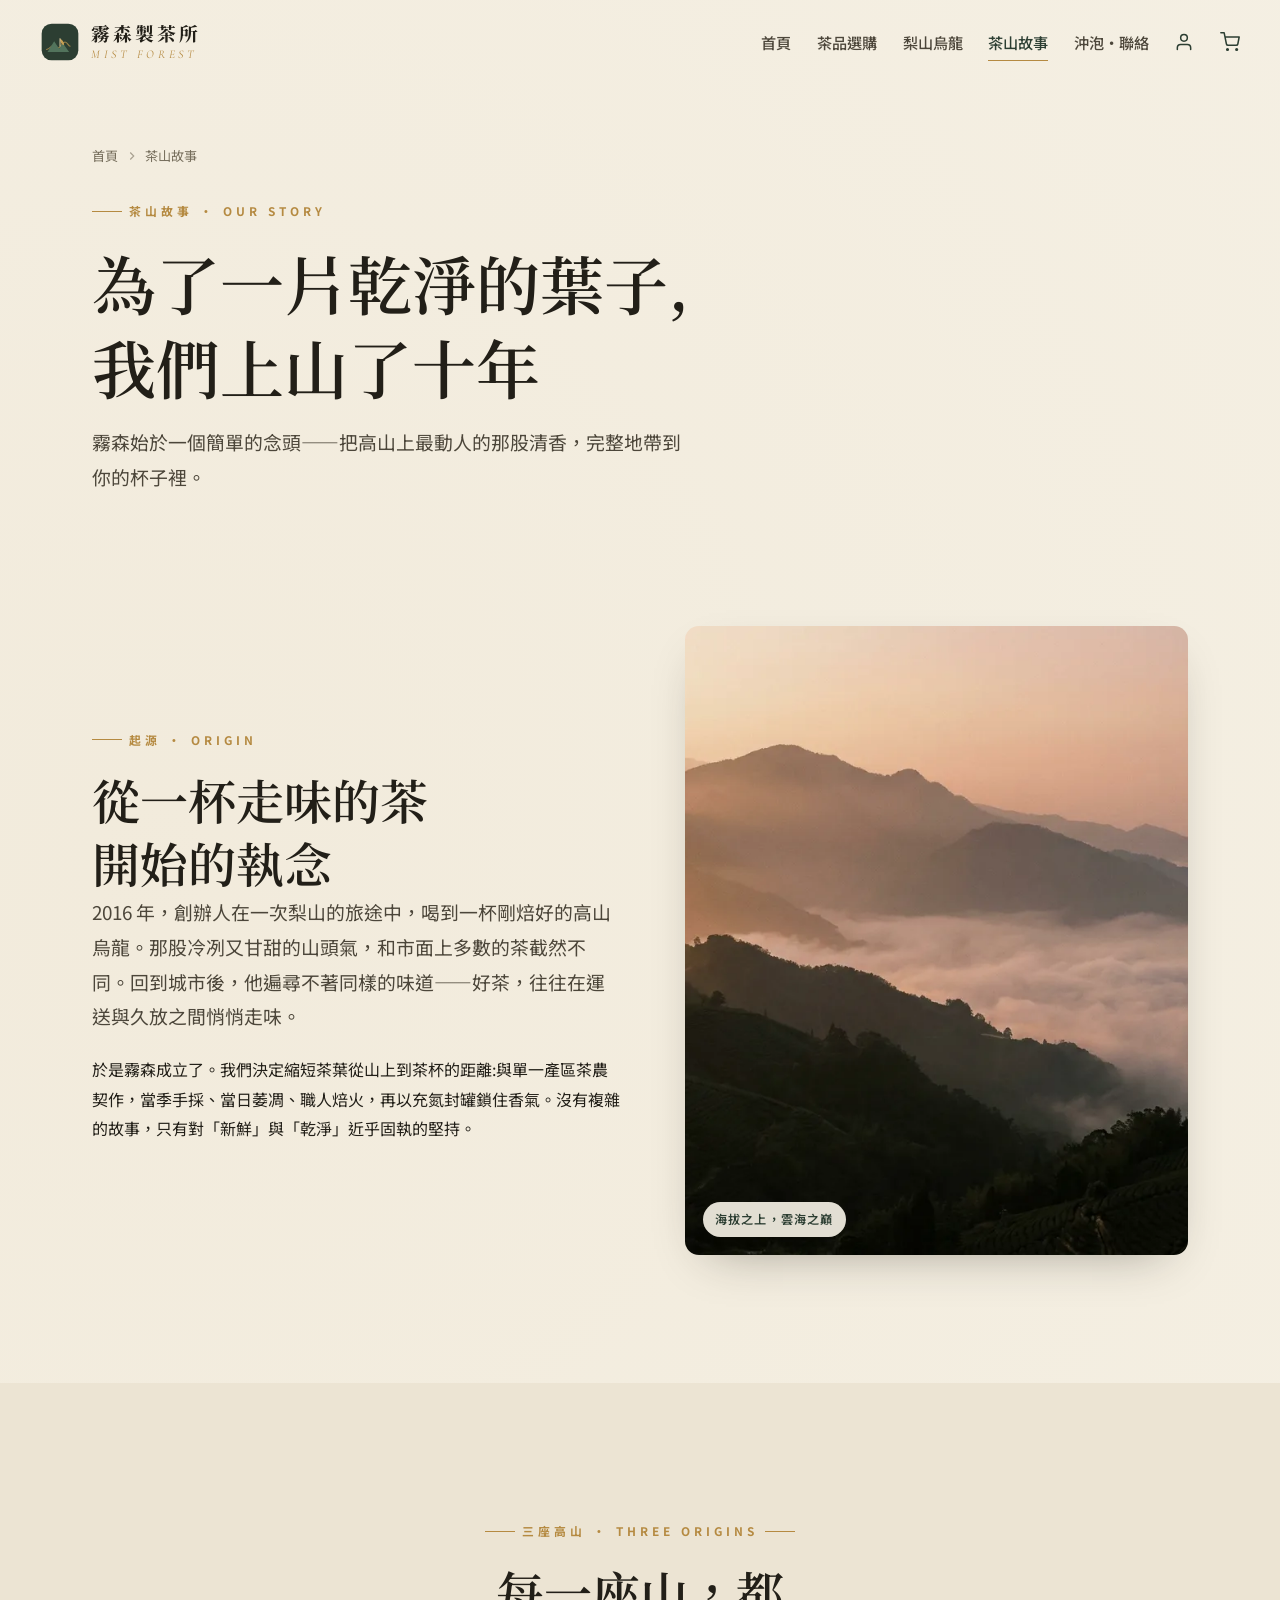
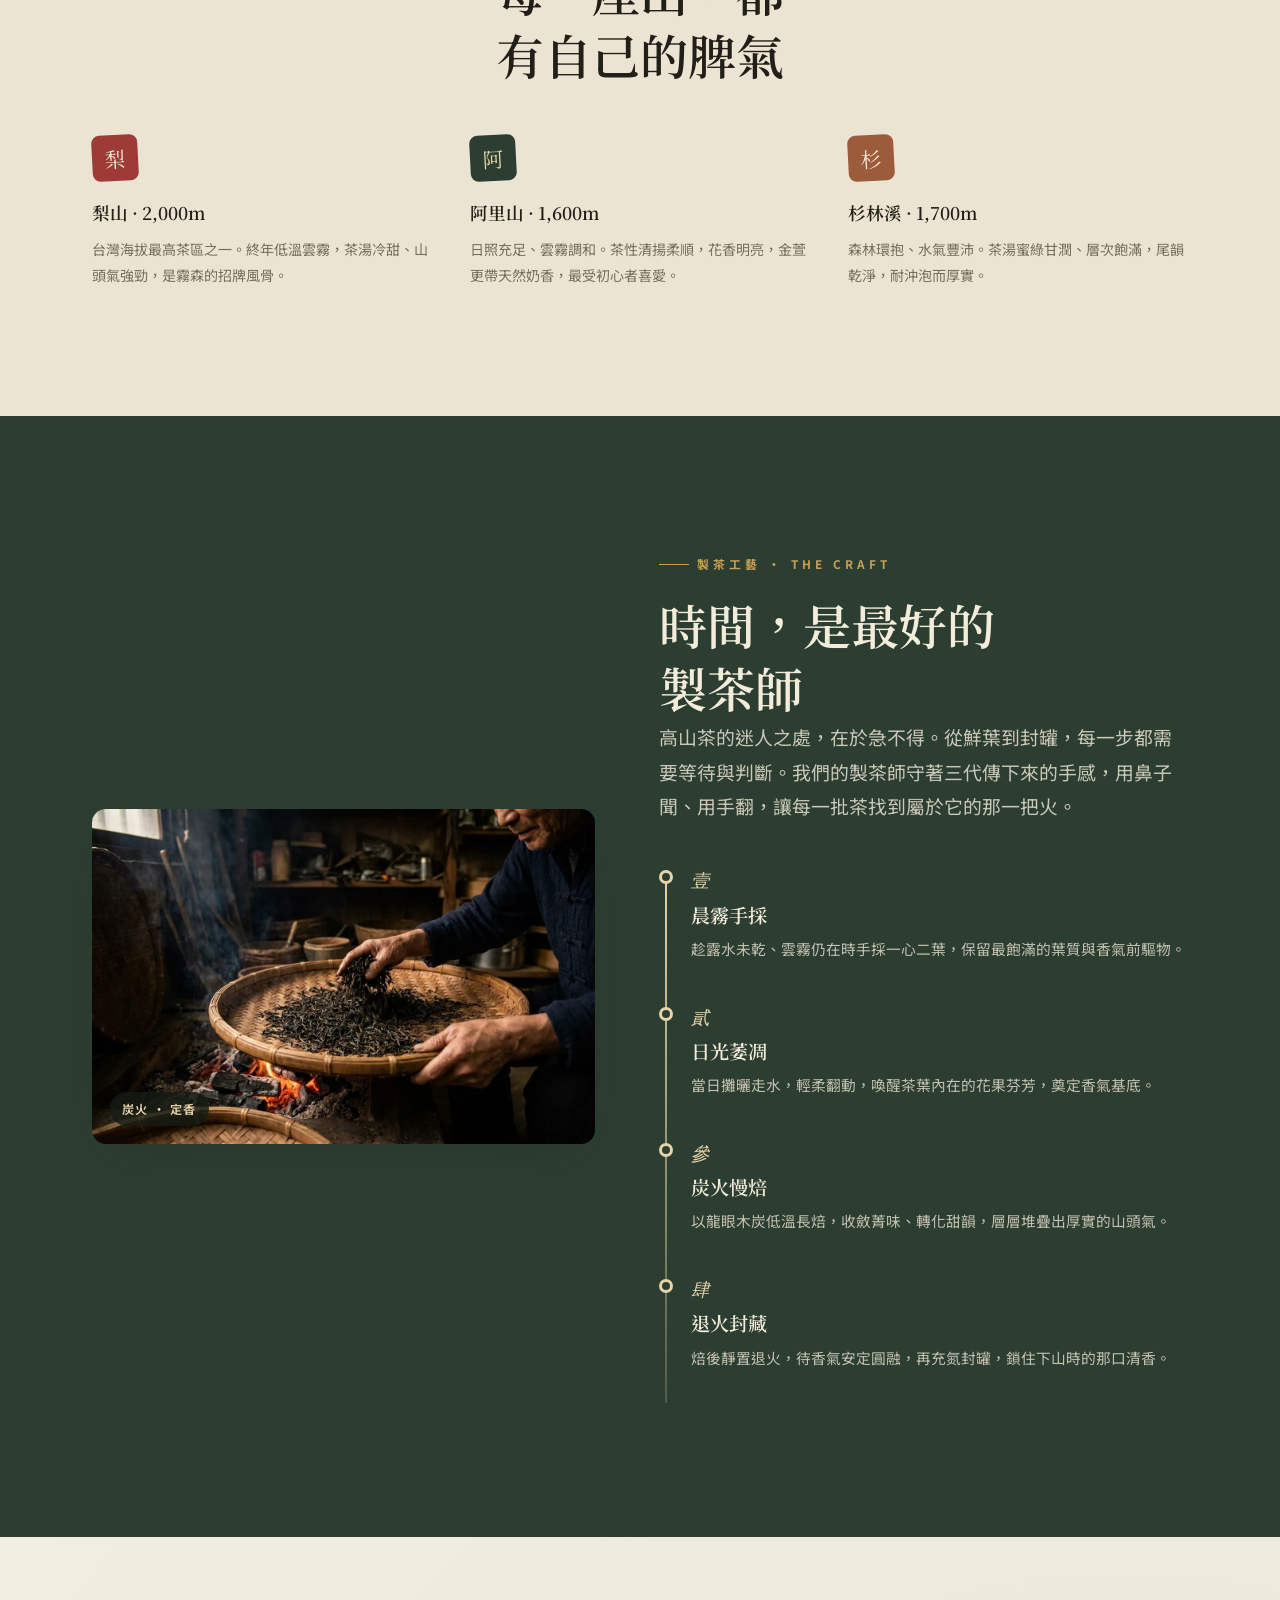
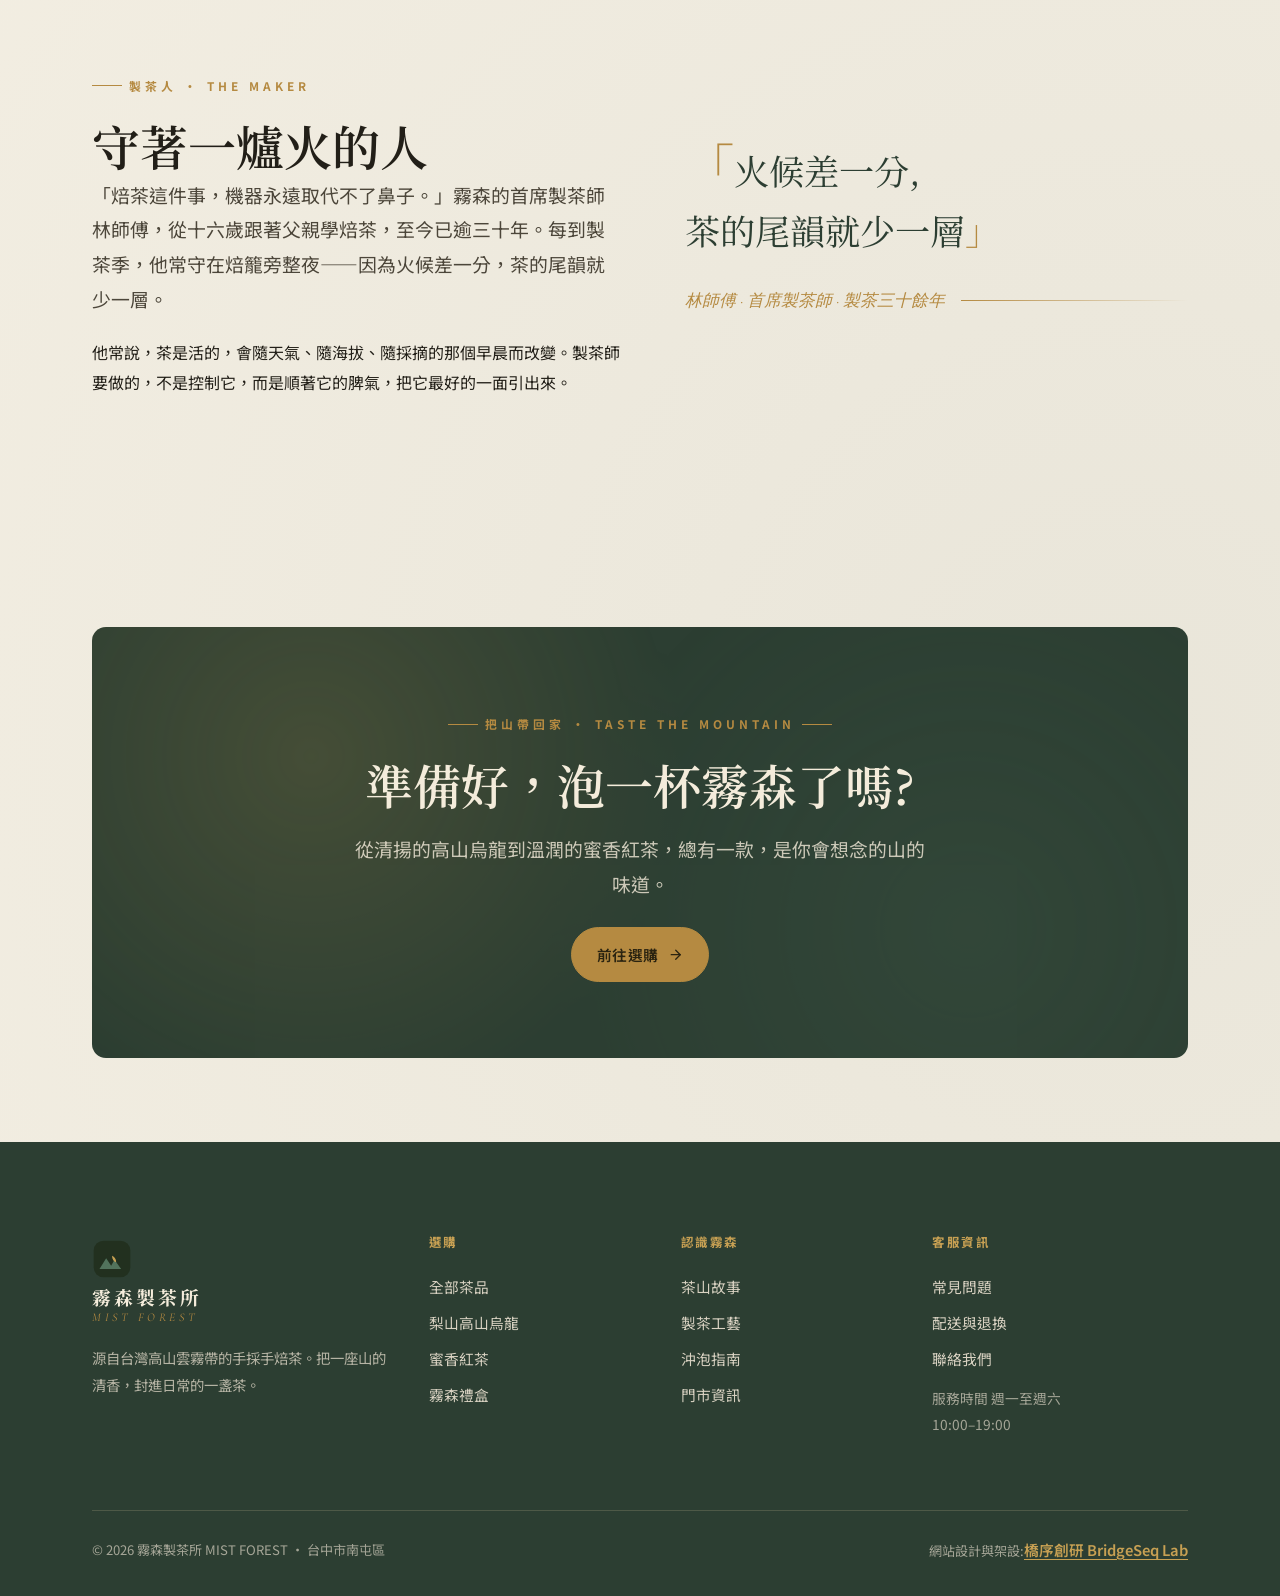
<file: story.html>
<!DOCTYPE html>
<html lang="zh-Hant" class="no-js">
<head>
<meta charset="UTF-8">
<meta name="viewport" content="width=device-width, initial-scale=1">
<title>茶山故事｜霧森的三座高山與製茶工藝｜霧森製茶所</title>
<meta name="description" content="霧森製茶所的茶來自梨山、阿里山與杉林溪三座高山產區。走訪茶山十年，與在地茶農契作，以晨霧手採、日光萎凋、炭火慢焙的傳統工藝，把雲霧裡的清香帶下山。認識霧森的起源與三代製茶傳承。">
<meta name="keywords" content="霧森製茶所，茶山故事，梨山茶區，阿里山茶區，杉林溪茶區，製茶工藝，炭焙工藝，台灣高山茶品牌">
<link rel="canonical" href="https://izzo24.github.io/wusen-tea/story.html">
<meta name="theme-color" content="#2C3E32">
<meta property="og:type" content="article">
<meta property="og:locale" content="zh_TW">
<meta property="og:site_name" content="霧森製茶所 MIST FOREST">
<meta property="og:title" content="茶山故事｜霧森的三座高山與製茶工藝">
<meta property="og:description" content="梨山、阿里山、杉林溪。走訪茶山十年，以傳統工藝把雲霧裡的清香帶下山。">
<meta property="og:url" content="https://izzo24.github.io/wusen-tea/story.html">
<meta property="og:image" content="https://izzo24.github.io/wusen-tea/assets/ridge.webp">
<meta name="twitter:card" content="summary_large_image">
<link rel="icon" href="assets/favicon.svg" type="image/svg+xml">
<link rel="preconnect" href="https://fonts.googleapis.com">
<link rel="preconnect" href="https://fonts.gstatic.com" crossorigin>
<link href="https://fonts.googleapis.com/css2?family=Cormorant+Garamond:ital,wght@0,500;0,600;1,500;1,600&family=Noto+Serif+TC:wght@500;600;700&family=Noto+Sans+TC:wght@400;500;700&display=swap" rel="stylesheet">
<link rel="stylesheet" href="assets/style.css?v=2">
<script type="application/ld+json">
{"@context":"https://schema.org","@graph":[
{"@type":"BreadcrumbList","itemListElement":[
{"@type":"ListItem","position":1,"name":"首頁","item":"https://izzo24.github.io/wusen-tea/"},
{"@type":"ListItem","position":2,"name":"茶山故事","item":"https://izzo24.github.io/wusen-tea/story.html"}]},
{"@type":"AboutPage","name":"茶山故事","url":"https://izzo24.github.io/wusen-tea/story.html","inLanguage":"zh-Hant","about":{"@type":"Organization","name":"霧森製茶所","foundingDate":"2016","areaServed":"TW","description":"專注台灣高山茶的手採手焙品牌,產區涵蓋梨山、阿里山、杉林溪。"}}
]}
</script>
</head>
<body>
<header class="site-head">
  <div class="wrap bar">
    <a class="brand" href="index.html" aria-label="霧森製茶所 首頁">
      <svg class="logo" viewBox="0 0 48 48" aria-hidden="true" xmlns="http://www.w3.org/2000/svg"><rect x="2" y="2" width="44" height="44" rx="12" fill="#2C3E32"/><path d="M8 33c4-1 6-5 8-5s3 3 6 3 5-7 8-7 4 5 6 5" fill="none" stroke="#C7A053" stroke-width="1.4" stroke-linecap="round" opacity=".7"/><path d="M9 36l8-13 6 9 4-7 8 11z" fill="#52735C"/><path d="M24 20c3 1 5 4 5 8-3-1-5-4-5-8z" fill="#C7A053"/><path d="M24 20v9" stroke="#E7D4A8" stroke-width="1.1" stroke-linecap="round"/></svg>
      <span class="wm"><b>霧森製茶所</b><span>Mist Forest</span></span>
    </a>
    <nav class="nav" aria-label="主選單">
      <a href="index.html">首頁</a>
      <a href="shop.html">茶品選購</a>
      <a href="product.html">梨山烏龍</a>
      <a href="story.html" class="active">茶山故事</a>
      <a href="contact.html">沖泡・聯絡</a>
      <a href="account.html" class="cart" data-account-link aria-label="會員"><svg viewBox="0 0 24 24" fill="none" stroke="currentColor" stroke-width="1.8" stroke-linecap="round" stroke-linejoin="round"><path d="M20 21v-2a4 4 0 0 0-4-4H8a4 4 0 0 0-4 4v2"/><circle cx="12" cy="7" r="4"/></svg></a><a href="cart.html" class="cart" aria-label="購物車"><svg viewBox="0 0 24 24" fill="none" stroke="currentColor" stroke-width="1.8" stroke-linecap="round" stroke-linejoin="round"><circle cx="9" cy="21" r="1"/><circle cx="20" cy="21" r="1"/><path d="M1 1h4l2.7 13.4a2 2 0 0 0 2 1.6h9.7a2 2 0 0 0 2-1.6L23 6H6"/></svg><span class="cart-badge" data-cart-count style="display:none">0</span></a>
    </nav>
    <button class="burger" aria-label="開啟選單" aria-expanded="false" aria-controls="mnav"><span></span><span></span><span></span></button>
  </div>
</header>
<nav class="mobile-nav" id="mnav" aria-label="行動選單">
  <a href="index.html">首頁<span class="en">Home</span></a>
  <a href="shop.html">茶品選購<span class="en">Shop</span></a>
  <a href="product.html">梨山高山烏龍<span class="en">Signature</span></a>
  <a href="story.html">茶山故事<span class="en">Story</span></a>
  <a href="contact.html">沖泡・聯絡<span class="en">Contact</span></a>
  <a href="cart.html">購物車<span class="en">Cart</span></a>
  <a href="account.html">會員<span class="en">Account</span></a>
</nav>

<main>
<section class="page-hero">
  <div class="wrap">
    <nav class="crumb" aria-label="麵包屑" style="margin-bottom:1.4rem">
      <a href="index.html">首頁</a>
      <svg viewBox="0 0 24 24" fill="none" stroke="currentColor" stroke-width="2"><polyline points="9 18 15 12 9 6"/></svg>
      <span>茶山故事</span>
    </nav>
    <p class="eyebrow">茶山故事 · Our Story</p>
    <h1 class="h-xl">為了一片乾淨的葉子,<br>我們上山了十年</h1>
    <p class="lede" style="margin-top:1rem">霧森始於一個簡單的念頭——把高山上最動人的那股清香，完整地帶到你的杯子裡。</p>
  </div>
</section>

<section class="sec" style="padding-top:clamp(20px,3vw,40px)">
  <div class="wrap split">
    <div data-reveal>
      <p class="eyebrow">起源 · Origin</p>
      <h2 class="h-lg">從一杯走味的茶<br>開始的執念</h2>
      <p class="lede">2016 年，創辦人在一次梨山的旅途中，喝到一杯剛焙好的高山烏龍。那股冷冽又甘甜的山頭氣，和市面上多數的茶截然不同。回到城市後，他遍尋不著同樣的味道——好茶，往往在運送與久放之間悄悄走味。</p>
      <p>於是霧森成立了。我們決定縮短茶葉從山上到茶杯的距離:與單一產區茶農契作，當季手採、當日萎凋、職人焙火，再以充氮封罐鎖住香氣。沒有複雜的故事，只有對「新鮮」與「乾淨」近乎固執的堅持。</p>
    </div>
    <div class="media-frame" data-reveal>
      <img src="assets/ridge.webp" alt="黃昏層疊高山稜線與雲海">
      <span class="tag">海拔之上，雲海之巔</span>
    </div>
  </div>
</section>

<section class="sec bg-paper2">
  <div class="wrap">
    <div class="center" style="max-width:58ch;margin:0 auto 3rem" data-reveal>
      <p class="eyebrow cen">三座高山 · Three Origins</p>
      <h2 class="h-lg">每一座山，都有自己的脾氣</h2>
    </div>
    <div class="feat-grid">
      <div class="feat" data-reveal>
        <span class="seal">梨</span>
        <h3 style="margin-top:.6rem">梨山 · 2,000m</h3>
        <p>台灣海拔最高茶區之一。終年低溫雲霧，茶湯冷甜、山頭氣強勁，是霧森的招牌風骨。</p>
      </div>
      <div class="feat" data-reveal>
        <span class="seal" style="background:var(--tea);color:#E7D4A8">阿</span>
        <h3 style="margin-top:.6rem">阿里山 · 1,600m</h3>
        <p>日照充足、雲霧調和。茶性清揚柔順，花香明亮，金萱更帶天然奶香，最受初心者喜愛。</p>
      </div>
      <div class="feat" data-reveal>
        <span class="seal" style="background:var(--clay);color:#F5E9D8">杉</span>
        <h3 style="margin-top:.6rem">杉林溪 · 1,700m</h3>
        <p>森林環抱、水氣豐沛。茶湯蜜綠甘潤、層次飽滿，尾韻乾淨，耐沖泡而厚實。</p>
      </div>
    </div>
  </div>
</section>

<section class="sec bg-tea" id="craft">
  <div class="wrap split rev">
    <div class="media-frame wide" data-reveal>
      <img src="assets/roast.webp" alt="製茶師於竹焙籠上以炭火慢焙茶葉">
      <span class="tag" style="background:rgba(20,28,20,.8);color:#E7D4A8">炭火 · 定香</span>
    </div>
    <div data-reveal>
      <p class="eyebrow">製茶工藝 · The Craft</p>
      <h2 class="h-lg">時間，是最好的<br>製茶師</h2>
      <p class="lede">高山茶的迷人之處，在於急不得。從鮮葉到封罐，每一步都需要等待與判斷。我們的製茶師守著三代傳下來的手感，用鼻子聞、用手翻，讓每一批茶找到屬於它的那一把火。</p>
      <div class="tl">
        <div class="tl-item"><span class="yr">壹</span><h3>晨霧手採</h3><p>趁露水未乾、雲霧仍在時手採一心二葉，保留最飽滿的葉質與香氣前驅物。</p></div>
        <div class="tl-item"><span class="yr">貳</span><h3>日光萎凋</h3><p>當日攤曬走水，輕柔翻動，喚醒茶葉內在的花果芬芳，奠定香氣基底。</p></div>
        <div class="tl-item"><span class="yr">參</span><h3>炭火慢焙</h3><p>以龍眼木炭低溫長焙，收斂菁味、轉化甜韻，層層堆疊出厚實的山頭氣。</p></div>
        <div class="tl-item"><span class="yr">肆</span><h3>退火封藏</h3><p>焙後靜置退火，待香氣安定圓融，再充氮封罐，鎖住下山時的那口清香。</p></div>
      </div>
    </div>
  </div>
</section>

<section class="sec">
  <div class="wrap split">
    <div data-reveal>
      <p class="eyebrow">製茶人 · The Maker</p>
      <h2 class="h-lg">守著一爐火的人</h2>
      <p class="lede">「焙茶這件事，機器永遠取代不了鼻子。」霧森的首席製茶師林師傅，從十六歲跟著父親學焙茶，至今已逾三十年。每到製茶季，他常守在焙籠旁整夜——因為火候差一分，茶的尾韻就少一層。</p>
      <p>他常說，茶是活的，會隨天氣、隨海拔、隨採摘的那個早晨而改變。製茶師要做的，不是控制它，而是順著它的脾氣，把它最好的一面引出來。</p>
    </div>
    <div data-reveal>
      <p class="pull" style="text-align:left;max-width:none;margin:0">火候差一分,<br>茶的尾韻就少一層</p>
      <div class="deco-line" style="margin-top:1.6rem">林師傅 · 首席製茶師 · 製茶三十餘年</div>
    </div>
  </div>
</section>

<section class="sec-sm">
  <div class="wrap">
    <div class="cta-band" data-reveal>
      <p class="eyebrow cen">把山帶回家 · Taste the Mountain</p>
      <h2 class="h-lg" style="color:#F4ECDB">準備好，泡一杯霧森了嗎?</h2>
      <p class="lede" style="color:rgba(239,231,213,.82);margin:1rem auto 1.6rem">從清揚的高山烏龍到溫潤的蜜香紅茶，總有一款，是你會想念的山的味道。</p>
      <a href="shop.html" class="btn btn-gold">前往選購
        <svg viewBox="0 0 24 24" fill="none" stroke="currentColor" stroke-width="2" stroke-linecap="round" stroke-linejoin="round"><line x1="5" y1="12" x2="19" y2="12"/><polyline points="12 5 19 12 12 19"/></svg>
      </a>
    </div>
  </div>
</section>
</main>

<footer class="site-foot">
  <div class="wrap">
    <div class="foot-top">
      <div class="foot-about">
        <a class="brand" href="index.html" style="margin-bottom:.4rem"><svg class="logo" viewBox="0 0 48 48" aria-hidden="true" xmlns="http://www.w3.org/2000/svg"><rect x="2" y="2" width="44" height="44" rx="12" fill="#22301f"/><path d="M9 36l8-13 6 9 4-7 8 11z" fill="#52735C"/><path d="M24 20c3 1 5 4 5 8-3-1-5-4-5-8z" fill="#C7A053"/></svg><span class="wm"><b style="color:#F4ECDB">霧森製茶所</b><span>Mist Forest</span></span></a>
        <p>源自台灣高山雲霧帶的手採手焙茶。把一座山的清香，封進日常的一盞茶。</p>
      </div>
      <div><h4>選購</h4><a href="shop.html">全部茶品</a><a href="product.html">梨山高山烏龍</a><a href="shop.html">蜜香紅茶</a><a href="shop.html">霧森禮盒</a></div>
      <div><h4>認識霧森</h4><a href="story.html">茶山故事</a><a href="story.html#craft">製茶工藝</a><a href="contact.html#brew">沖泡指南</a><a href="contact.html">門市資訊</a></div>
      <div><h4>客服資訊</h4><a href="contact.html#faq">常見問題</a><a href="contact.html">配送與退換</a><a href="contact.html">聯絡我們</a><p style="font-size:.86rem;color:rgba(217,210,194,.7);margin-top:.6rem">服務時間 週一至週六<br>10:00–19:00</p></div>
    </div>
    <div class="foot-bot">
      <span>© <span data-year>2026</span> 霧森製茶所 MIST FOREST · 台中市南屯區</span>
      <span class="credit">網站設計與架設:<a href="https://bridgeseqlab.com" target="_blank" rel="noopener">橋序創研 BridgeSeq Lab</a></span>
    </div>
  </div>
</footer>
<button class="to-top" aria-label="回到頂端"><svg viewBox="0 0 24 24" fill="none" stroke="currentColor" stroke-width="2.2" stroke-linecap="round" stroke-linejoin="round"><line x1="12" y1="19" x2="12" y2="5"/><polyline points="5 12 12 5 19 12"/></svg></button>
<script src="assets/main.js?v=2"></script>
</body>
</html>
</file>
<file: assets/style.css>
/* 霧森製茶所 MIST FOREST — 新東方現代 modern oriental 高山茶 */
:root{
  --paper:#F5F0E4; --paper-2:#ECE4D3; --paper-3:#E2D8C2;
  --ink:#221F18; --ink-soft:#4C463A; --ink-mute:#766E5C;
  --tea:#2C3E32; --tea-2:#3C5544; --tea-3:#52735C;
  --gold:#B58A41; --gold-2:#C7A053; --gold-soft:#E7D4A8;
  --clay:#9C5B3B; --rouge:#9E3B36; --mist:#DDE3D7;
  --line:rgba(34,31,24,.14); --line-2:rgba(34,31,24,.08);
  --shadow:0 18px 48px -24px rgba(34,31,24,.42);
  --shadow-s:0 8px 22px -14px rgba(34,31,24,.4);
  --serif:"Noto Serif TC",serif; --cormorant:"Cormorant Garamond",serif;
  --sans:"Noto Sans TC",system-ui,sans-serif;
  --maxw:1200px; --r:14px;
}
*,*::before,*::after{box-sizing:border-box}
html{scroll-behavior:smooth}
body{
  margin:0; font-family:var(--sans); color:var(--ink);
  background:var(--paper);
  background-image:
    radial-gradient(circle at 12% 18%,rgba(181,138,65,.05),transparent 42%),
    radial-gradient(circle at 88% 82%,rgba(44,62,50,.06),transparent 45%);
  line-height:1.85; font-size:16px; -webkit-font-smoothing:antialiased;
  overflow-x:hidden;
}
img{max-width:100%; height:auto; display:block}
a{color:inherit; text-decoration:none}
h1,h2,h3,h4{font-family:var(--serif); font-weight:600; line-height:1.32; text-wrap:balance; line-break:strict; margin:0}
p{text-wrap:pretty; line-break:strict; margin:0 0 1.1em}
.wrap{width:100%; max-width:var(--maxw); margin:0 auto; padding:0 clamp(20px,5vw,52px)}
.nowrap{white-space:nowrap}
section{position:relative}

/* ---------- eyebrow / headings ---------- */
.eyebrow{
  display:inline-flex; align-items:center; gap:.6em;
  font-family:var(--sans); font-size:.74rem; font-weight:700;
  letter-spacing:.34em; color:var(--gold); text-transform:uppercase; margin:0 0 1.1rem;
}
.eyebrow::before{content:""; width:30px; height:1px; background:var(--gold)}
.eyebrow.cen::after{content:""; width:30px; height:1px; background:var(--gold)}
.eyebrow.cen{justify-content:center}
.h-xl{font-size:clamp(2.2rem,5.6vw,4rem)}
.h-lg{font-size:clamp(1.8rem,4vw,3rem)}
.h-md{font-size:clamp(1.4rem,2.6vw,2rem)}
.lede{font-size:clamp(1.02rem,1.5vw,1.18rem); color:var(--ink-soft); max-width:60ch}
.cormo{font-family:var(--cormorant); font-style:italic; font-weight:500}
.center{text-align:center} .center .lede{margin-inline:auto}

/* ---------- buttons ---------- */
.btn{
  display:inline-flex; align-items:center; gap:.6em; cursor:pointer;
  font-family:var(--sans); font-weight:600; font-size:.92rem; letter-spacing:.04em;
  padding:.85em 1.7em; border-radius:999px; border:1.5px solid transparent;
  transition:.32s cubic-bezier(.2,.7,.3,1); position:relative; white-space:nowrap;
}
.btn svg{width:1.05em; height:1.05em; transition:transform .32s}
.btn-primary{background:var(--tea); color:#F5F0E4; border-color:var(--tea)}
.btn-primary:hover{background:var(--tea-2); border-color:var(--gold); box-shadow:var(--shadow-s)}
.btn-primary:hover svg{transform:translateX(4px)}
.btn-ghost{background:transparent; color:var(--ink); border-color:var(--line)}
.btn-ghost:hover{border-color:var(--tea); color:var(--tea); background:rgba(44,62,50,.05)}
.btn-gold{background:var(--gold); color:#2a2310; border-color:var(--gold)}
.btn-gold:hover{background:var(--gold-2); box-shadow:var(--shadow-s)}

/* ---------- header / nav ---------- */
.site-head{position:fixed; inset:0 0 auto 0; z-index:60; transition:.4s}
.site-head .bar{
  display:flex; align-items:center; justify-content:space-between; gap:1rem;
  padding:clamp(14px,2vw,22px) 0; transition:.4s;
}
.site-head::after{content:""; position:absolute; inset:0; background:rgba(245,240,228,.86);
  backdrop-filter:blur(10px); border-bottom:1px solid transparent; opacity:0; transition:.4s; z-index:-1}
.site-head.scrolled::after{opacity:1; border-bottom-color:var(--line)}
.brand{display:flex; align-items:center; gap:.7rem; z-index:2}
.brand .logo{width:40px; height:40px; flex:none}
.brand .wm{display:flex; flex-direction:column; line-height:1.18; gap:.18em}
.brand .wm b{font-family:var(--serif); font-size:1.18rem; letter-spacing:.16em; color:var(--ink)}
.brand .wm span{font-family:var(--cormorant); font-style:italic; font-size:.74rem; letter-spacing:.3em; color:var(--gold); text-transform:uppercase}
.nav{display:flex; align-items:center; gap:clamp(1.1rem,2vw,2.1rem)}
.nav a{font-size:.95rem; font-weight:500; color:var(--ink-soft); position:relative; padding:.2em 0}
.nav a::after{content:""; position:absolute; left:0; bottom:-2px; width:0; height:1.5px; background:var(--gold); transition:.3s}
.nav a:hover,.nav a.active{color:var(--tea)}
.nav a:hover::after,.nav a.active::after{width:100%}
.nav .cart{display:inline-flex; align-items:center; gap:.4em; color:var(--tea); font-weight:600}
.nav .cart svg{width:20px; height:20px}

/* hamburger */
.burger{display:none; width:46px; height:46px; border:1px solid var(--line); border-radius:12px;
  background:rgba(245,240,228,.7); cursor:pointer; position:relative; z-index:80}
.burger span{position:absolute; left:11px; width:24px; height:2px; background:var(--ink); border-radius:2px; transition:.34s}
.burger span:nth-child(1){top:15px} .burger span:nth-child(2){top:22px} .burger span:nth-child(3){top:29px}
.burger.open span:nth-child(1){top:22px; transform:rotate(45deg)}
.burger.open span:nth-child(2){opacity:0; transform:scaleX(.2)}
.burger.open span:nth-child(3){top:22px; transform:rotate(-45deg)}
.mobile-nav{position:fixed; inset:0; z-index:70; background:var(--tea);
  display:flex; flex-direction:column; justify-content:center; gap:.4rem; padding:2rem clamp(28px,8vw,60px);
  transform:translateY(-100%); transition:transform .5s cubic-bezier(.6,0,.2,1); overflow-y:auto}
.mobile-nav.open{transform:translateY(0)}
.mobile-nav a{font-family:var(--serif); font-size:clamp(1.7rem,7vw,2.4rem); color:#EFE7D5;
  padding:.32em 0; border-bottom:1px solid rgba(231,212,168,.2); display:flex; align-items:center; justify-content:space-between}
.mobile-nav a .en{font-family:var(--cormorant); font-style:italic; font-size:.95rem; color:var(--gold-soft); letter-spacing:.2em}
.mobile-nav a:hover{color:var(--gold-2)}

/* ---------- hero ---------- */
.hero{position:relative; min-height:100svh; display:flex; align-items:flex-end; overflow:hidden}
.hero .bg{position:absolute; inset:0}
.hero .bg img{width:100%; height:100%; object-fit:cover}
/* 遮罩加深，尤其底部文字區，確保金色/白色 hero 文字在亮霧背景上對比足夠 */
.hero .bg::after{content:""; position:absolute; inset:0;
  background:linear-gradient(180deg,rgba(20,24,18,.42) 0%,rgba(20,24,18,.28) 40%,rgba(20,24,18,.82) 100%)}
.hero .inner{position:relative; z-index:2; padding-bottom:clamp(56px,9vh,120px); padding-top:140px; color:#F5F0E4; max-width:760px}
.hero .eyebrow{color:var(--gold-soft); text-shadow:0 1px 8px rgba(0,0,0,.5)}
.hero .eyebrow::before{background:var(--gold-soft)}
.hero h1{color:#FBF7EC; font-size:clamp(2.6rem,7vw,5.2rem); text-shadow:0 2px 24px rgba(0,0,0,.55)}
.hero h1 .cormo{color:var(--gold-soft); display:block; font-size:.5em; margin-top:.3em; letter-spacing:.04em; text-shadow:0 1px 10px rgba(0,0,0,.5)}
.hero p{color:rgba(245,240,228,.92); font-size:clamp(1rem,1.6vw,1.2rem); max-width:48ch; margin-top:1.2rem}
.hero .cta{display:flex; gap:.9rem; flex-wrap:wrap; margin-top:2rem}
.hero .scroll-hint{position:absolute; bottom:26px; left:50%; transform:translateX(-50%); z-index:2;
  color:rgba(245,240,228,.7); font-size:.7rem; letter-spacing:.3em; display:flex; flex-direction:column; align-items:center; gap:.5rem}
.hero .scroll-hint i{width:1px; height:38px; background:linear-gradient(var(--gold-2),transparent); animation:drift 2s infinite}
@keyframes drift{0%{opacity:.2;transform:scaleY(.4)}50%{opacity:1}100%{opacity:.2;transform:scaleY(1)}}

/* ---------- generic section spacing ---------- */
.sec{padding:clamp(64px,10vw,128px) 0}
.sec-sm{padding:clamp(48px,7vw,84px) 0}
.bg-paper2{background:var(--paper-2)}
.bg-tea{background:var(--tea); color:#EFE7D5}
.bg-tea .eyebrow{color:var(--gold-2)} .bg-tea .eyebrow::before{background:var(--gold-2)}
.bg-tea h1,.bg-tea h2,.bg-tea h3{color:#F4ECDB}
.bg-tea .lede{color:rgba(239,231,213,.82)}

/* ---------- intro split ---------- */
.split{display:grid; grid-template-columns:1.05fr 1fr; gap:clamp(2rem,5vw,5rem); align-items:center}
.split.rev{grid-template-columns:1fr 1.05fr}
.media-frame{position:relative; border-radius:var(--r); overflow:hidden; box-shadow:var(--shadow)}
.media-frame img{width:100%; height:100%; object-fit:cover; aspect-ratio:4/5}
.media-frame.wide img{aspect-ratio:3/2}
.media-frame .tag{position:absolute; left:18px; bottom:18px; background:rgba(245,240,228,.92);
  color:var(--tea); font-size:.76rem; font-weight:600; letter-spacing:.1em; padding:.5em 1em; border-radius:999px}
.deco-line{display:flex; align-items:center; gap:1rem; color:var(--gold); margin:1.5rem 0; font-family:var(--cormorant); font-style:italic; font-size:1.05rem}
.deco-line::after{content:""; flex:1; height:1px; background:linear-gradient(90deg,var(--gold),transparent)}

/* stat row */
.stats{display:flex; flex-wrap:wrap; gap:clamp(1.4rem,4vw,3.4rem); margin-top:2rem}
.stats .st b{display:block; font-family:var(--serif); font-size:clamp(1.8rem,3.4vw,2.6rem); color:var(--tea); line-height:1}
.bg-tea .stats .st b{color:var(--gold-2)}
.stats .st span{font-size:.82rem; color:var(--ink-mute); letter-spacing:.04em}
.bg-tea .stats .st span{color:rgba(239,231,213,.7)}

/* ---------- product cards ---------- */
.grid-prod{display:grid; grid-template-columns:repeat(auto-fill,minmax(258px,1fr)); gap:clamp(1.2rem,2.4vw,2rem)}
.card{background:var(--paper); border:1px solid var(--line-2); border-radius:var(--r); overflow:hidden;
  transition:.4s cubic-bezier(.2,.7,.3,1); display:flex; flex-direction:column}
.card:hover{transform:translateY(-6px); box-shadow:var(--shadow); border-color:rgba(181,138,65,.4)}
.card .ph{position:relative; overflow:hidden; aspect-ratio:1/1; background:var(--paper-3)}
.card .ph img{width:100%; height:100%; object-fit:cover; transition:transform .6s}
.card:hover .ph img{transform:scale(1.06)}
.card .badge{position:absolute; top:12px; left:12px; background:var(--rouge); color:#fff;
  font-size:.68rem; font-weight:700; letter-spacing:.08em; padding:.36em .8em; border-radius:999px}
.card .badge.gold{background:var(--gold)}
.card .body{padding:1.2rem 1.3rem 1.4rem; display:flex; flex-direction:column; gap:.5rem; flex:1}
.card .origin{font-size:.74rem; letter-spacing:.18em; color:var(--gold); font-weight:700; text-transform:uppercase}
.card h3{font-size:1.18rem}
.card .desc{font-size:.86rem; color:var(--ink-mute); margin:0; flex:1}
.card .foot{display:flex; align-items:center; justify-content:space-between; margin-top:.6rem}
.card .price{font-family:var(--serif); font-size:1.15rem; color:var(--ink)}
.card .price s{font-size:.8rem; color:var(--ink-mute); margin-right:.4em; font-family:var(--sans)}
.icon-btn{width:42px; height:42px; border-radius:50%; border:1.5px solid var(--tea); background:transparent;
  color:var(--tea); display:grid; place-items:center; cursor:pointer; transition:.3s}
.icon-btn svg{width:18px; height:18px}
.icon-btn:hover{background:var(--tea); color:var(--paper)}

/* filter tabs */
.tabs{display:flex; flex-wrap:wrap; gap:.6rem; margin-bottom:2.4rem}
.tab{font-size:.88rem; font-weight:600; padding:.55em 1.2em; border-radius:999px; cursor:pointer;
  border:1px solid var(--line); color:var(--ink-soft); background:transparent; transition:.28s; font-family:var(--sans)}
.tab:hover{border-color:var(--tea); color:var(--tea)}
.tab.active{background:var(--tea); color:var(--paper); border-color:var(--tea)}

/* ---------- feature / craft list ---------- */
.steps{display:grid; grid-template-columns:repeat(auto-fit,minmax(220px,1fr)); gap:clamp(1.4rem,3vw,2.6rem); counter-reset:s}
.step{position:relative; padding-top:1.6rem; border-top:2px solid var(--line)}
.step::before{counter-increment:s; content:"0" counter(s); position:absolute; top:-1rem; left:0;
  font-family:var(--cormorant); font-style:italic; font-size:1.5rem; color:var(--gold); background:var(--paper-2); padding-right:.6rem}
.bg-tea .step{border-top-color:rgba(231,212,168,.25)}
.bg-tea .step::before{background:var(--tea)}
.step h3{font-size:1.18rem; margin-bottom:.5rem}
.step p{font-size:.9rem; color:var(--ink-mute); margin:0}
.bg-tea .step p{color:rgba(239,231,213,.72)}

/* feature icons */
.feat-grid{display:grid; grid-template-columns:repeat(auto-fit,minmax(220px,1fr)); gap:clamp(1.4rem,3vw,2.4rem)}
.feat{display:flex; flex-direction:column; gap:.7rem}
.feat .ico{width:52px; height:52px; border-radius:14px; background:rgba(181,138,65,.12);
  display:grid; place-items:center; color:var(--gold)}
.feat .ico svg{width:26px; height:26px}
.feat h3{font-size:1.1rem}
.feat p{font-size:.88rem; color:var(--ink-mute); margin:0}

/* ---------- banner CTA ---------- */
.cta-band{position:relative; overflow:hidden; border-radius:var(--r); padding:clamp(2.6rem,6vw,4.8rem);
  background:var(--tea); color:#EFE7D5; text-align:center}
.cta-band::before{content:""; position:absolute; inset:0; opacity:.16;
  background:radial-gradient(circle at 20% 30%,var(--gold-2),transparent 40%),radial-gradient(circle at 80% 70%,var(--tea-3),transparent 45%)}
.cta-band>*{position:relative}

/* ---------- product detail ---------- */
.pd{display:grid; grid-template-columns:1.05fr 1fr; gap:clamp(2rem,4vw,4rem); align-items:start}
.gallery .main{border-radius:var(--r); overflow:hidden; box-shadow:var(--shadow); background:var(--paper-3); aspect-ratio:1/1}
.gallery .main img{width:100%; height:100%; object-fit:cover}
.thumbs{display:flex; gap:.7rem; margin-top:.9rem}
.thumbs button{width:74px; height:74px; border-radius:10px; overflow:hidden; border:2px solid transparent; cursor:pointer; padding:0; background:var(--paper-3)}
.thumbs button.active{border-color:var(--gold)}
.thumbs img{width:100%; height:100%; object-fit:cover}
.pd .origin{font-size:.76rem; letter-spacing:.2em; color:var(--gold); font-weight:700; text-transform:uppercase}
.pd .price{font-family:var(--serif); font-size:1.8rem; color:var(--tea); margin:.4rem 0 1rem}
.pd .opts{margin:1.4rem 0}
.pd .opts label{display:block; font-size:.82rem; font-weight:700; letter-spacing:.06em; color:var(--ink-soft); margin-bottom:.6rem}
.chip-row{display:flex; gap:.6rem; flex-wrap:wrap}
.chip{padding:.5em 1.1em; border:1.5px solid var(--line); border-radius:10px; cursor:pointer; font-size:.88rem; font-weight:600; transition:.25s; background:transparent}
.chip:hover{border-color:var(--tea)}
.chip.active{border-color:var(--tea); background:rgba(44,62,50,.08); color:var(--tea)}
.qty{display:inline-flex; align-items:center; border:1.5px solid var(--line); border-radius:10px; overflow:hidden}
.qty button{width:42px; height:44px; background:transparent; border:none; cursor:pointer; font-size:1.2rem; color:var(--tea)}
.qty button:hover{background:rgba(44,62,50,.08)}
.qty input{width:46px; height:44px; text-align:center; border:none; background:transparent; font-size:1rem; font-family:var(--serif)}
.buy-row{display:flex; gap:.8rem; flex-wrap:wrap; align-items:center; margin-top:1.4rem}
.flavor{display:flex; flex-wrap:wrap; gap:.5rem; margin:1rem 0}
.flavor span{font-size:.78rem; padding:.4em .9em; border-radius:999px; background:rgba(181,138,65,.13); color:var(--clay); font-weight:600}

/* accordion */
.acc{border-top:1px solid var(--line)}
.acc-item{border-bottom:1px solid var(--line)}
.acc-q{width:100%; text-align:left; background:transparent; border:none; cursor:pointer;
  padding:1.15em 0; display:flex; align-items:center; justify-content:space-between; gap:1rem;
  font-family:var(--serif); font-size:1.06rem; color:var(--ink)}
.acc-q .pm{width:22px; height:22px; flex:none; position:relative; transition:.3s}
.acc-q .pm::before,.acc-q .pm::after{content:""; position:absolute; background:var(--gold); inset:50% 0 auto 0; height:2px; transform:translateY(-50%)}
.acc-q .pm::after{transform:translateY(-50%) rotate(90deg); transition:.3s}
.acc-item.open .acc-q .pm::after{transform:translateY(-50%) rotate(0)}
.acc-a{overflow:hidden; max-height:0; transition:max-height .4s ease}
.acc-a p{padding:0 0 1.2em; margin:0; color:var(--ink-soft); font-size:.94rem}

/* ---------- breadcrumb ---------- */
.crumb{font-size:.82rem; color:var(--ink-mute); display:flex; gap:.5em; align-items:center; flex-wrap:wrap}
.crumb a:hover{color:var(--gold)}
.crumb svg{width:14px; height:14px; opacity:.6}

/* page hero (sub pages) */
.page-hero{padding:clamp(120px,16vh,180px) 0 clamp(40px,6vw,72px); position:relative}
.page-hero .eyebrow{color:var(--gold)}

/* ---------- story timeline ---------- */
.tl{position:relative; margin-top:2.5rem; padding-left:2rem}
.tl::before{content:""; position:absolute; left:6px; top:6px; bottom:6px; width:2px; background:linear-gradient(var(--gold),var(--line))}
.tl-item{position:relative; padding-bottom:2.4rem}
.tl-item::before{content:""; position:absolute; left:-2rem; top:6px; width:14px; height:14px; border-radius:50%; background:var(--paper); border:3px solid var(--gold)}
.tl-item .yr{font-family:var(--cormorant); font-style:italic; color:var(--gold); font-size:1.15rem}
.tl-item h3{font-size:1.2rem; margin:.2rem 0 .5rem}
.tl-item p{font-size:.92rem; color:var(--ink-soft); margin:0}
/* 深綠（bg-tea）背景上的時間軸：標題/說明改亮色、金點改亮金，確保對比足夠 */
.bg-tea .tl-item .yr{color:var(--gold-soft)}
.bg-tea .tl-item h3{color:#F4ECDB}
.bg-tea .tl-item p{color:rgba(239,231,213,.78)}
.bg-tea .tl-item::before{background:var(--tea); border-color:var(--gold-soft)}
.bg-tea .tl::before{background:linear-gradient(var(--gold-soft),rgba(231,212,168,.2))}

/* quote */
.pull{font-family:var(--serif); font-size:clamp(1.4rem,3vw,2.2rem); line-height:1.7; color:var(--tea); text-align:center; max-width:24ch; margin:0 auto; position:relative}
.pull::before{content:"「"; color:var(--gold); font-size:1.4em; line-height:0}
.pull::after{content:"」"; color:var(--gold)}

/* ---------- contact ---------- */
.contact-grid{display:grid; grid-template-columns:1fr 1fr; gap:clamp(2rem,4vw,3.4rem)}
.info-block{margin-bottom:1.7rem}
.info-block .k{font-size:.74rem; letter-spacing:.18em; text-transform:uppercase; color:var(--gold); font-weight:700; margin-bottom:.3rem}
.info-block .v{font-size:1.02rem; color:var(--ink)}
.field{margin-bottom:1.1rem}
.field label{display:block; font-size:.82rem; font-weight:600; margin-bottom:.4rem; color:var(--ink-soft)}
.field input,.field textarea,.field select{width:100%; padding:.85em 1em; border:1.5px solid var(--line); border-radius:10px;
  background:var(--paper); font-family:var(--sans); font-size:.95rem; color:var(--ink); transition:.25s}
.field input:focus,.field textarea:focus,.field select:focus{outline:none; border-color:var(--gold); box-shadow:0 0 0 3px rgba(181,138,65,.14)}
.field textarea{min-height:130px; resize:vertical}
.map-card{border-radius:var(--r); overflow:hidden; border:1px solid var(--line); background:var(--paper-2)}
.map-card svg{display:block; width:100%; height:auto}
.form-note{font-size:.8rem; color:var(--ink-mute); margin-top:.4rem}
.toast{position:fixed; left:50%; bottom:28px; transform:translateX(-50%) translateY(140%);
  background:var(--tea); color:#EFE7D5; padding:.9em 1.5em; border-radius:999px; box-shadow:var(--shadow);
  z-index:120; transition:transform .45s cubic-bezier(.2,.8,.2,1); font-size:.92rem; display:flex; gap:.6em; align-items:center;visibility:hidden;opacity:0}
.toast.show{transform:translateX(-50%) translateY(0);visibility:visible;opacity:1}
.toast svg{width:18px; height:18px; color:var(--gold-2)}

/* ---------- footer ---------- */
.site-foot{background:var(--tea); color:#D9D2C2; padding:clamp(56px,8vw,92px) 0 2rem; margin-top:0}
.foot-top{display:grid; grid-template-columns:1.4fr 1fr 1fr 1.2fr; gap:clamp(1.6rem,3vw,3rem)}
.site-foot .brand .wm b{color:#F4ECDB}
.site-foot h4{font-family:var(--sans); font-size:.78rem; letter-spacing:.2em; text-transform:uppercase; color:var(--gold-2); margin:0 0 1.1rem; font-weight:700}
.site-foot a{color:#D9D2C2; font-size:.92rem; display:block; padding:.3em 0; transition:.25s}
.site-foot a:hover{color:var(--gold-2); transform:translateX(3px)}
.foot-about p{font-size:.9rem; color:rgba(217,210,194,.8); margin:1rem 0 0}
.foot-bot{display:flex; flex-wrap:wrap; gap:1rem; justify-content:space-between; align-items:center;
  border-top:1px solid rgba(231,212,168,.18); margin-top:clamp(2.4rem,5vw,3.6rem); padding-top:1.6rem;
  font-size:.82rem; color:rgba(217,210,194,.7)}
.foot-bot .credit a{display:inline; color:var(--gold-2); font-weight:600; text-decoration:underline; text-underline-offset:3px}
.foot-bot .credit a:hover{color:var(--gold-soft); transform:none}

/* ---------- back to top ---------- */
.to-top{position:fixed; right:clamp(16px,3vw,30px); bottom:clamp(16px,3vw,30px); z-index:90;
  width:52px; height:52px; border-radius:50%; border:1.5px solid var(--gold);
  background:var(--tea); color:var(--gold-2); display:grid; place-items:center; cursor:pointer;
  opacity:0; visibility:hidden; transform:translateY(18px) scale(.85); transition:.4s cubic-bezier(.2,.8,.2,1);
  box-shadow:var(--shadow-s)}
.to-top.show{opacity:1; visibility:visible; transform:translateY(0) scale(1)}
.to-top:hover{background:var(--tea-2); transform:translateY(-4px) rotate(360deg)}
.to-top svg{width:22px; height:22px}

/* ---------- reveal ---------- */
[data-reveal]{opacity:0; transform:translateY(26px); transition:opacity .8s ease,transform .8s cubic-bezier(.2,.7,.3,1)}
[data-reveal].in{opacity:1; transform:none}
.no-js [data-reveal]{opacity:1; transform:none}

/* seal mark */
.seal{display:inline-grid; place-items:center; width:46px; height:46px; border-radius:8px;
  background:var(--rouge); color:#F5E9D8; font-family:var(--serif); font-size:1.3rem; transform:rotate(-3deg)}

/* ---------- responsive ---------- */
@media(max-width:900px){
  .split,.split.rev,.pd,.contact-grid{grid-template-columns:1fr; gap:2rem}
  .foot-top{grid-template-columns:1fr 1fr}
  .split.rev .media-frame{order:-1}
}
@media(max-width:760px){
  .nav{display:none}
  .burger{display:block}
  .hero{min-height:92svh}
  .foot-top{grid-template-columns:1fr 1fr; gap:1.8rem}
  .foot-about{grid-column:1/-1}
}
@media(max-width:480px){
  body{font-size:15.5px}
  .foot-top{grid-template-columns:1fr}
  .thumbs button{width:62px; height:62px}
  .hero .cta{flex-direction:column; align-items:flex-start}
  .hero .cta .btn{width:100%; justify-content:center}
}
@media(prefers-reduced-motion:reduce){
  *{animation:none!important; scroll-behavior:auto!important}
  [data-reveal]{opacity:1!important; transform:none!important}
}

/* ---------- cart badge ---------- */
.cart{position:relative}
.cart-badge{position:absolute; top:-6px; right:-9px; min-width:17px; height:17px; padding:0 4px;
  background:var(--gold); color:#2a2310; font-size:.66rem; font-weight:700; border-radius:999px;
  place-items:center; line-height:1}
.mobile-nav .cart-badge{position:static; display:inline-grid; margin-left:.5em}

/* ---------- cart page ---------- */
.cart-wrap{display:grid; grid-template-columns:1fr 340px; gap:clamp(2rem,4vw,3.4rem); align-items:start; margin-top:2.5rem}
.cart-row{display:grid; grid-template-columns:84px 1fr auto auto auto; gap:1rem; align-items:center;
  padding:1.1rem 0; border-bottom:1px solid var(--line)}
.cart-row:first-child{border-top:1px solid var(--line)}
.cart-thumb{width:84px; height:84px; border-radius:12px; overflow:hidden; background:var(--paper-3)}
.cart-thumb img{width:100%; height:100%; object-fit:cover}
.cart-name{font-family:var(--serif); font-size:1.05rem; font-weight:600; margin:0}
.cart-variant{font-size:.82rem; color:var(--ink-mute); margin:.15rem 0 0}
.cart-unit{font-size:.84rem; color:var(--ink-soft); margin:.2rem 0 0}
.cart-qty{display:inline-flex; align-items:center; border:1.5px solid var(--line); border-radius:999px; overflow:hidden}
.cart-qty button{width:34px; height:36px; background:transparent; border:none; cursor:pointer; font-size:1.1rem; color:var(--tea)}
.cart-qty input{width:34px; text-align:center; border:none; background:transparent; font-size:.95rem; font-family:var(--sans)}
.cart-line{font-family:var(--serif); font-weight:600; color:var(--tea); min-width:80px; text-align:right}
.cart-del{background:transparent; border:none; cursor:pointer; color:var(--ink-mute); padding:.4em; border-radius:8px; transition:.2s}
.cart-del:hover{color:#a23; background:rgba(170,34,34,.07)}
.cart-summary{background:var(--paper-2); border:1px solid var(--line); border-radius:var(--r); padding:1.6rem 1.5rem; position:sticky; top:96px}
.cart-summary h3{font-size:1.15rem; margin-bottom:1rem}
.sum-line{display:flex; justify-content:space-between; padding:.5rem 0; font-size:.95rem; color:var(--ink-soft)}
.sum-line.total{border-top:1.5px solid var(--line); margin-top:.5rem; padding-top:.9rem; font-family:var(--serif);
  font-size:1.2rem; font-weight:700; color:var(--tea)}
.ship-hint{font-size:.8rem; color:var(--gold); margin:.3rem 0 1rem}
.cart-empty{text-align:center; padding:clamp(3rem,8vw,6rem) 1rem}
.cart-empty svg{width:54px; height:54px; color:var(--line); margin-bottom:1rem}

/* ---------- checkout ---------- */
.co-grid{display:grid; grid-template-columns:1fr 360px; gap:clamp(2rem,4vw,3.4rem); align-items:start; margin-top:2.5rem}
.co-card{background:var(--paper-2); border:1px solid var(--line); border-radius:var(--r); padding:1.6rem 1.5rem; position:sticky; top:96px}
.co-card h3{font-size:1.15rem; margin-bottom:1rem}
.co-line{display:flex; justify-content:space-between; gap:1rem; padding:.5rem 0; font-size:.92rem; color:var(--ink-soft)}
.co-line.co-sub{border-top:1px solid var(--line); margin-top:.5rem; padding-top:.8rem}
.co-line.co-total{border-top:1.5px solid var(--line); margin-top:.4rem; padding-top:.8rem;
  font-family:var(--serif); font-size:1.2rem; font-weight:700; color:var(--tea)}
.field-row{display:grid; grid-template-columns:1fr 1fr; gap:1rem}
.pay-opts{display:grid; gap:.7rem}
.pay-opt{display:flex; align-items:center; gap:.7rem; padding:.9em 1em; border:1.5px solid var(--line); border-radius:12px; cursor:pointer; transition:.2s}
.pay-opt:has(input:checked){border-color:var(--gold); background:rgba(181,138,65,.06)}
.pay-opt input{accent-color:var(--tea)}
.co-done{text-align:center; padding:clamp(2.5rem,7vw,5rem) 1rem; max-width:520px; margin:0 auto}
.co-done-ic{width:64px; height:64px; border-radius:50%; background:var(--tea); color:var(--gold-soft);
  display:grid; place-items:center; margin:0 auto 1.4rem}
.co-done-ic svg{width:30px; height:30px}
/* 完成畫面的兩顆按鈕：置中並拉開間距（通用 .cta 無 gap，會緊貼）。 */
.co-done .cta{display:flex; justify-content:center; gap:1rem; flex-wrap:wrap}

/* ---------- account / auth ---------- */
.auth-wrap{max-width:460px; margin:2.5rem auto 0}
.auth-tabs{display:flex; gap:.5rem; background:var(--paper-2); padding:.4rem; border-radius:999px; margin-bottom:1.6rem}
.auth-tabs button{flex:1; padding:.7em; border:none; background:transparent; border-radius:999px; cursor:pointer;
  font-family:var(--sans); font-size:.95rem; font-weight:600; color:var(--ink-soft); transition:.25s}
.auth-tabs button.active{background:var(--tea); color:var(--paper)}
.auth-card{background:var(--paper-2); border:1px solid var(--line); border-radius:var(--r); padding:clamp(1.6rem,3vw,2.2rem)}
.acc-head{display:flex; align-items:center; gap:1rem; margin-bottom:1.8rem}
.acc-avatar{width:60px; height:60px; border-radius:50%; background:var(--tea); color:var(--gold-soft);
  display:grid; place-items:center; font-family:var(--serif); font-size:1.5rem; flex:none}
.acc-grid{display:grid; grid-template-columns:1fr 1fr; gap:1rem; margin-top:1.5rem}
.acc-tile{background:var(--paper-2); border:1px solid var(--line); border-radius:14px; padding:1.2rem}
.acc-tile .k{font-size:.74rem; letter-spacing:.14em; text-transform:uppercase; color:var(--gold); font-weight:700}
.acc-tile .v{font-size:1.05rem; color:var(--ink); margin-top:.3rem}

@media(max-width:860px){
  .cart-wrap,.co-grid{grid-template-columns:1fr}
  .cart-summary,.co-card{position:static}
  .cart-row{grid-template-columns:64px 1fr auto; grid-template-areas:"thumb info del" "thumb qty line"; row-gap:.6rem}
  .cart-thumb{grid-area:thumb; width:64px; height:64px} .cart-info{grid-area:info} .cart-qty{grid-area:qty}
  .cart-line{grid-area:line; text-align:left} .cart-del{grid-area:del; justify-self:end}
  .acc-grid,.field-row{grid-template-columns:1fr}
}
</file>
